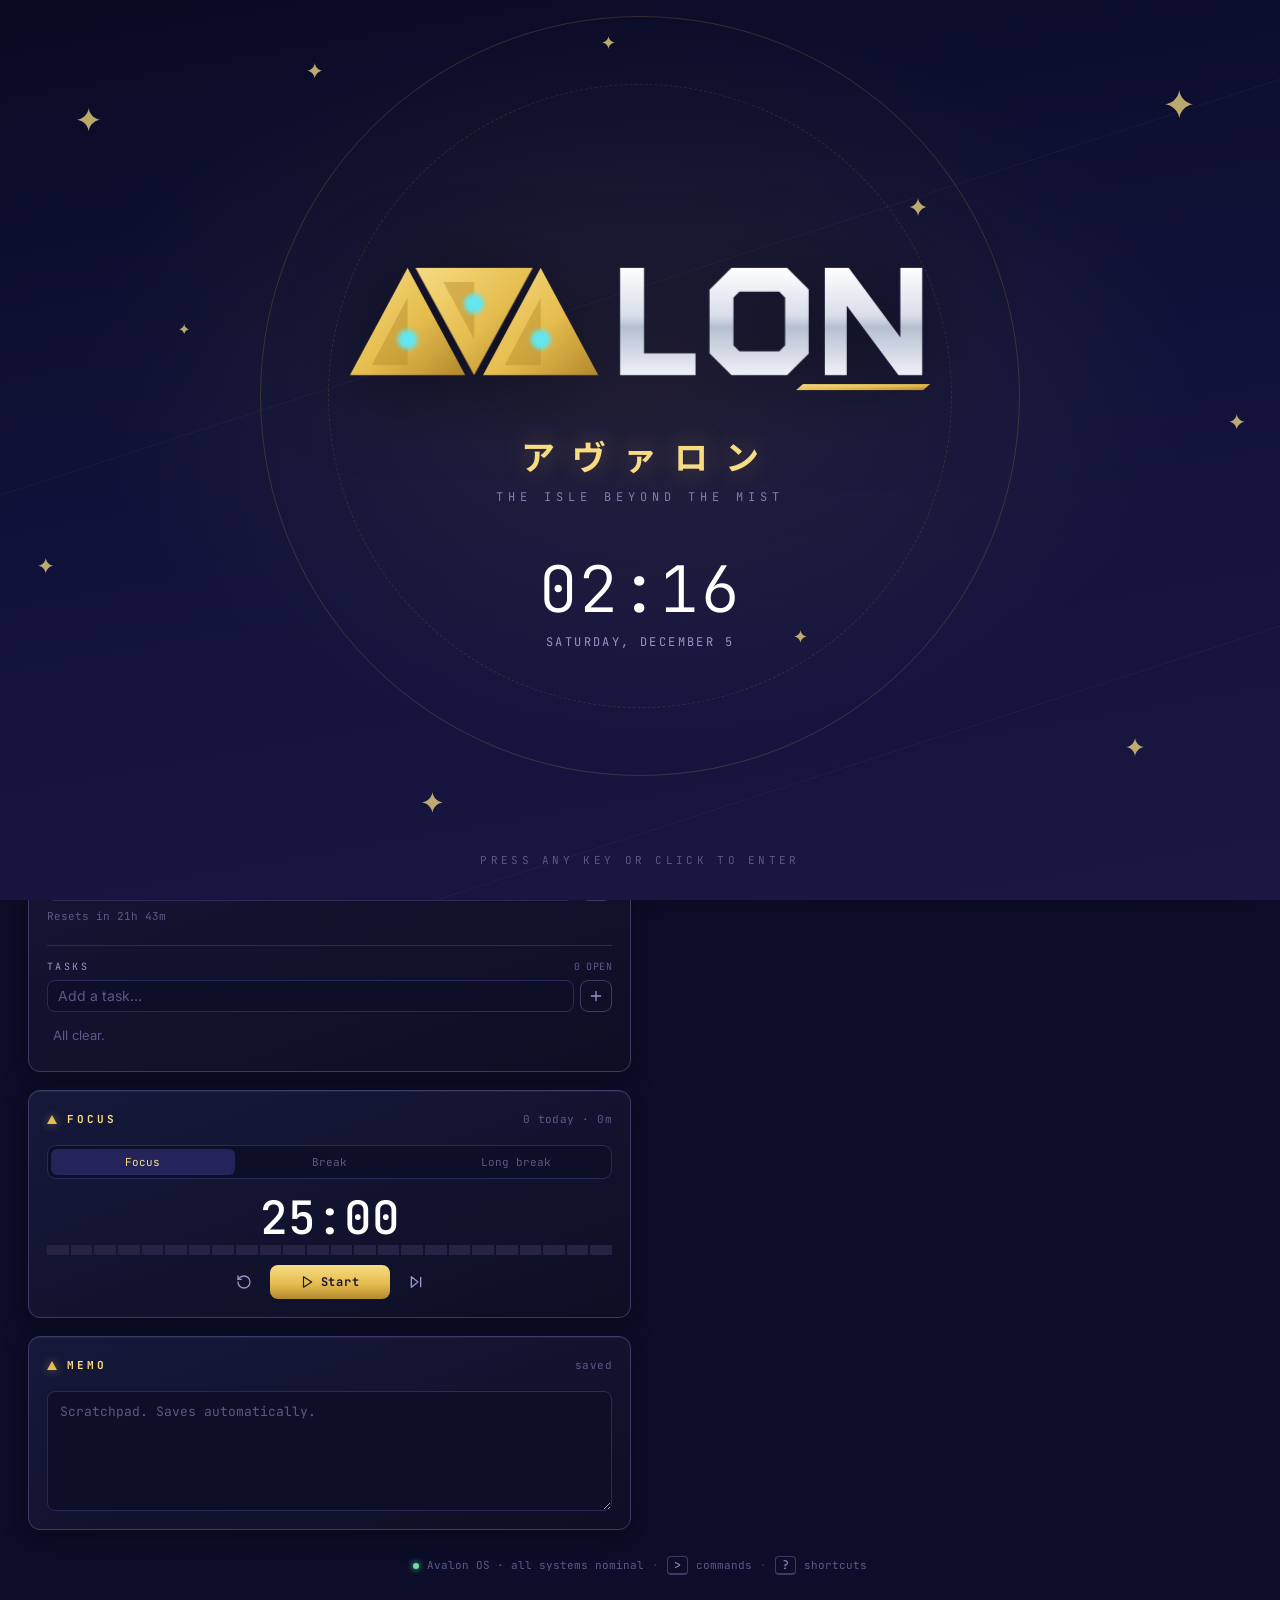
<file: index.html>
<!DOCTYPE html>
<html lang="en" data-app="home">

<head>
  <meta charset="UTF-8">
  <meta name="viewport" content="width=device-width, initial-scale=1.0">
  <meta name="color-scheme" content="dark">
  <title>Avalon</title>
  <link rel="icon"
    href="data:image/svg+xml,%3Csvg xmlns='http://www.w3.org/2000/svg' viewBox='0 0 32 32'%3E%3Cpath d='M1 28 9 6l8 22z' fill='%23e6bd4e'/%3E%3Cpath d='M10 6h12l-6 22z' fill='%23f7dc84'/%3E%3Cpath d='M15 28 23 6l8 22z' fill='%23b2892c'/%3E%3C/svg%3E">
  <link rel="preconnect" href="https://fonts.googleapis.com">
  <link rel="preconnect" href="https://fonts.gstatic.com" crossorigin>
  <link href="https://fonts.googleapis.com/css2?family=Inter:wght@400;500;600&family=JetBrains+Mono:wght@400;500;700&display=swap" rel="stylesheet">
  <!-- only the five katakana glyphs of the brand name -->
  <link href="https://fonts.googleapis.com/css2?family=Noto+Sans+JP:wght@700&text=%E3%82%A2%E3%83%B4%E3%82%A1%E3%83%AD%E3%83%B3&display=swap" rel="stylesheet">
  <link rel="stylesheet" href="style.css">
  <link rel="stylesheet" href="os/os.css">
  <!-- Arriving from another Avalon app: show the hand-over card before first paint (see os/os.js). -->
  <script>
    (function () {
      // the link may carry "#~os:<from>~cfg:<settings>~save:<payload>" (see os/os.js)
      var r = document.documentElement, app = r.dataset.app, from = null, extra = {};
      if (/^#~/.test(location.hash)) {
        location.hash.replace(/~([a-z]+):([^~]*)/g, function (_, k, v) { extra[k] = v; return ''; });
        history.replaceState(history.state, '', location.pathname + location.search);
        if ('os' in extra) from = extra.os;
        if (extra.cfg) try {
          var json = decodeURIComponent(escape(atob(extra.cfg.replace(/-/g, '+').replace(/_/g, '/'))));
          localStorage.setItem('avalon_shared_cfg', JSON.stringify({ at: Date.now(), cfg: JSON.parse(json) }));
        } catch (e) { }
      }
      window.AvalonArrival = { from: from, extra: extra };
      try {
        var n = JSON.parse(localStorage.getItem('avalon_os_nav') || 'null');
        localStorage.removeItem('avalon_os_nav');
        if (from === null && n && n.to === app && Date.now() - n.at < 6000) from = n.from || '';
      } catch (e) { }
      if (from !== null && !matchMedia('(prefers-reduced-motion: reduce)').matches) {
        r.classList.add('os-arrive'); r.dataset.osFrom = from;
        r.dataset.osLabel = { home: 'Home', search: 'Search', research: 'Research' }[app] || '';
      }
    })();
  </script>
  <!-- Hide the dashboard before first paint when the intro or lock screen is about to play (see BOOT in app.js). -->
  <script>
    (function () {
    try {
      var o = (JSON.parse(localStorage.getItem('avalon_home_v1') || '{}').settings) || {};
      var cold = o.idleStartup !== false && Date.now() - (+localStorage.getItem('avalon_alive') || 0) > 180000;
      var viaOs = document.documentElement.classList.contains('os-arrive');   // the hand-over card replaces the intro
      if (!viaOs && (location.hash === '#idle' || cold || (o.onOpen || 'intro') !== 'none')) document.documentElement.classList.add('av-boot');
    } catch (e) { }
    })();
  </script>
</head>

<body>
  <!-- ============ ICON SPRITE ============ -->
  <svg width="0" height="0" style="position:absolute" aria-hidden="true">
    <defs>
      <linearGradient id="g-gold" x1="0" y1="0" x2="1" y2="1">
        <stop offset="0" stop-color="#f7dc84" /><stop offset=".55" stop-color="#e6bd4e" /><stop offset="1" stop-color="#b2892c" />
      </linearGradient>
      <linearGradient id="g-chrome" x1="0" y1="0" x2="0" y2="1">
        <stop offset="0" stop-color="#ffffff" /><stop offset=".45" stop-color="#d9deea" /><stop offset=".55" stop-color="#b7bfd2" /><stop offset="1" stop-color="#eef1f8" />
      </linearGradient>
      <filter id="f-glow" x="-1" y="-1" width="3" height="3"><feGaussianBlur stdDeviation="2.4" /></filter>
      <symbol id="i-sparkle" viewBox="0 0 24 24"><path d="M12 0c.6 6.2 5.8 11.4 12 12-6.2.6-11.4 5.8-12 12-.6-6.2-5.8-11.4-12-12C6.2 11.4 11.4 6.2 12 0Z" fill="currentColor" stroke="none" /></symbol>
      <symbol id="i-search" viewBox="0 0 24 24"><circle cx="11" cy="11" r="8" /><path d="m21 21-4.3-4.3" /></symbol>
      <symbol id="i-sliders" viewBox="0 0 24 24"><path d="M21 4h-7M10 4H3M21 12h-9M8 12H3M21 20h-5M12 20H3M14 2v4M8 10v4M16 18v4" /></symbol>
      <symbol id="i-plus" viewBox="0 0 24 24"><path d="M5 12h14M12 5v14" /></symbol>
      <symbol id="i-x" viewBox="0 0 24 24"><path d="M18 6 6 18M6 6l12 12" /></symbol>
      <symbol id="i-pencil" viewBox="0 0 24 24"><path d="M17 3a2.85 2.83 0 1 1 4 4L7.5 20.5 2 22l1.5-5.5Z" /></symbol>
      <symbol id="i-trash" viewBox="0 0 24 24"><path d="M3 6h18M19 6v14a2 2 0 0 1-2 2H7a2 2 0 0 1-2-2V6M8 6V4a2 2 0 0 1 2-2h4a2 2 0 0 1 2 2v2" /></symbol>
      <symbol id="i-play" viewBox="0 0 24 24"><path d="M6 3 20 12 6 21Z" /></symbol>
      <symbol id="i-pause" viewBox="0 0 24 24"><path d="M7 4h3v16H7zM14 4h3v16h-3z" /></symbol>
      <symbol id="i-reset" viewBox="0 0 24 24"><path d="M3 12a9 9 0 1 0 9-9 9.75 9.75 0 0 0-6.74 2.74L3 8" /><path d="M3 3v5h5" /></symbol>
      <symbol id="i-skip" viewBox="0 0 24 24"><path d="M5 4l10 8-10 8ZM19 5v14" /></symbol>
      <symbol id="i-refresh" viewBox="0 0 24 24"><path d="M21 12a9 9 0 1 1-2.64-6.36L21 8" /><path d="M21 3v5h-5" /></symbol>
      <symbol id="i-flame" viewBox="0 0 24 24"><path d="M8.5 14.5A2.5 2.5 0 0 0 11 12c0-1.38-.5-2-1-3-1.07-2.14-.22-4.05 2-6 .5 2.5 2 4.9 4 6.5 2 1.6 3 3.5 3 5.5a7 7 0 1 1-14 0c0-1.15.43-2.29 1-3a2.5 2.5 0 0 0 2.5 2.5z" /></symbol>
      <symbol id="i-keyboard" viewBox="0 0 24 24"><rect x="2" y="4" width="20" height="16" rx="2" /><path d="M6 8h.01M10 8h.01M14 8h.01M18 8h.01M8 12h.01M12 12h.01M16 12h.01M7 16h10" /></symbol>
      <symbol id="i-globe" viewBox="0 0 24 24"><circle cx="12" cy="12" r="10" /><path d="M2 12h20M12 2a15.3 15.3 0 0 1 4 10 15.3 15.3 0 0 1-4 10 15.3 15.3 0 0 1-4-10 15.3 15.3 0 0 1 4-10z" /></symbol>
      <symbol id="i-pin" viewBox="0 0 24 24"><path d="M20 10c0 6-8 12-8 12s-8-6-8-12a8 8 0 0 1 16 0Z" /><circle cx="12" cy="10" r="3" /></symbol>
      <symbol id="i-download" viewBox="0 0 24 24"><path d="M21 15v4a2 2 0 0 1-2 2H5a2 2 0 0 1-2-2v-4M7 10l5 5 5-5M12 15V3" /></symbol>
      <symbol id="i-upload" viewBox="0 0 24 24"><path d="M21 15v4a2 2 0 0 1-2 2H5a2 2 0 0 1-2-2v-4M17 8l-5-5-5 5M12 3v12" /></symbol>
      <symbol id="i-chevron" viewBox="0 0 24 24"><path d="m6 9 6 6 6-6" /></symbol>
      <symbol id="i-clock" viewBox="0 0 24 24"><circle cx="12" cy="12" r="9" /><path d="M12 7v5l3 2" /></symbol>
      <symbol id="i-calc" viewBox="0 0 24 24"><rect x="4" y="2" width="16" height="20" rx="2" /><path d="M8 6h8M8 11h.01M12 11h.01M16 11h.01M8 15h.01M12 15h.01M16 15h.01M8 19h8" /></symbol>
      <symbol id="i-bolt" viewBox="0 0 24 24"><path d="M13 2 3 14h9l-1 8 10-12h-9z" /></symbol>
      <symbol id="i-github" viewBox="0 0 24 24"><path d="M15 22v-4a4.8 4.8 0 0 0-1-3.5c3 0 6-2 6-5.5.08-1.25-.27-2.48-1-3.5.28-1.15.28-2.35 0-3.5 0 0-1 0-3 1.5-2.64-.5-5.36-.5-8 0C6 2 5 2 5 2c-.3 1.15-.3 2.35 0 3.5A5.4 5.4 0 0 0 4 9c0 3.5 3 5.5 6 5.5-.39.49-.68 1.05-.85 1.65-.17.6-.22 1.23-.15 1.85v4M9 18c-4.51 2-5-2-7-2" /></symbol>
      <symbol id="i-star" viewBox="0 0 24 24"><path d="m12 2 3.1 6.3 6.9 1-5 4.9 1.2 6.8L12 17.8 5.8 21l1.2-6.8-5-4.9 6.9-1z" /></symbol>
      <symbol id="i-msg" viewBox="0 0 24 24"><path d="M21 15a2 2 0 0 1-2 2H7l-4 4V5a2 2 0 0 1 2-2h14a2 2 0 0 1 2 2z" /></symbol>
      <symbol id="i-sun" viewBox="0 0 24 24"><circle cx="12" cy="12" r="4" /><path d="M12 2v2M12 20v2M4.93 4.93l1.41 1.41M17.66 17.66l1.41 1.41M2 12h2M20 12h2M6.34 17.66l-1.41 1.41M19.07 4.93l-1.41 1.41" /></symbol>
      <symbol id="i-moon" viewBox="0 0 24 24"><path d="M12 3a6 6 0 0 0 9 9 9 9 0 1 1-9-9Z" /></symbol>
      <symbol id="i-research" viewBox="0 0 24 24"><path d="M14 2v4a2 2 0 0 0 2 2h4" /><path d="M4.27 21a2 2 0 0 0 1.73 1h12a2 2 0 0 0 2-2V7l-5-5H6a2 2 0 0 0-2 2v3" /><path d="m9 18-1.5-1.5" /><circle cx="5" cy="14" r="3" /></symbol>
      <symbol id="i-cloud" viewBox="0 0 24 24"><path d="M17.5 19H9a7 7 0 1 1 6.71-9h1.79a4.5 4.5 0 1 1 0 9Z" /></symbol>
      <symbol id="i-rain" viewBox="0 0 24 24"><path d="M4 14.9A7 7 0 1 1 15.71 8h1.79a4.5 4.5 0 0 1 2.5 8.24M16 14v6M8 14v6M12 16v6" /></symbol>
      <symbol id="i-snow" viewBox="0 0 24 24"><path d="M4 14.9A7 7 0 1 1 15.71 8h1.79a4.5 4.5 0 0 1 2.5 8.24M8 15h.01M8 19h.01M12 17h.01M12 21h.01M16 15h.01M16 19h.01" /></symbol>
      <symbol id="i-storm" viewBox="0 0 24 24"><path d="M6 16.33A7 7 0 1 1 15.71 8h1.79a4.5 4.5 0 0 1 .5 8.97M13 11l-3 5h4l-3 5" /></symbol>
      <symbol id="i-fog" viewBox="0 0 24 24"><path d="M4 14.9A7 7 0 1 1 15.71 8h1.79a4.5 4.5 0 0 1 2.5 8.24M16 17H7M17 21H9" /></symbol>
      <symbol id="i-offline" viewBox="0 0 24 24"><path d="m2 2 20 20M5.78 5.78A7 7 0 0 0 9 19h8.5a4.5 4.5 0 0 0 1.31-.2M21.53 16.5A4.5 4.5 0 0 0 17.5 10h-1.79A7 7 0 0 0 10 5.07" /></symbol>
    </defs>
  </svg>

  <div class="sky" aria-hidden="true"><div id="sparkles"></div></div>

  <!-- ============ SYSTEM BAR ============ -->
  <header class="osbar">
    <div class="os-left">
      <svg class="os-mark" viewBox="0 0 250 108" aria-hidden="true">
        <g fill="url(#g-gold)"><path d="M0 108 58 0l58 108z" /><path d="M66 0h118l-59 108z" /><path d="M134 108 192 0l58 108z" /></g>
        <g fill="#62e6f0"><circle cx="58" cy="72" r="7" /><circle cx="125" cy="36" r="7" /><circle cx="192" cy="72" r="7" /></g>
      </svg>
      <span class="os-name">Avalon</span><span class="os-ver">OS</span>
    </div>
    <nav class="os-apps" aria-label="Avalon apps">
      <a class="os-app on" aria-current="page" href="index.html" title="Home (G then H)"><svg class="ic" viewBox="0 0 24 24" aria-hidden="true"><path d="M3 10.5 12 3l9 7.5V20a1 1 0 0 1-1 1h-5v-6h-6v6H4a1 1 0 0 1-1-1z" /></svg><span>Home</span></a>
      <a class="os-app" href="results.html" title="Search (G then S)"><svg class="ic" viewBox="0 0 24 24" aria-hidden="true"><circle cx="11" cy="11" r="8" /><path d="m21 21-4.3-4.3" /></svg><span>Search</span></a>
      <a class="os-app" href="research.html" title="Research (G then R)"><svg class="ic" viewBox="0 0 24 24" aria-hidden="true"><path d="M14 2v4a2 2 0 0 0 2 2h4" /><path d="M4.27 21a2 2 0 0 0 1.73 1h12a2 2 0 0 0 2-2V7l-5-5H6a2 2 0 0 0-2 2v3" /><path d="m9 18-1.5-1.5" /><circle cx="5" cy="14" r="3" /></svg><span>Research</span></a>
      <a class="os-app" href="treasury.html" title="Treasury (G then T)"><svg class="ic" viewBox="0 0 24 24" aria-hidden="true"><rect x="3" y="3" width="18" height="18" rx="2" /><circle cx="12" cy="12" r="3" /><path d="m7.9 7.9 1.9 1.9M16.1 7.9l-1.9 1.9M7.9 16.1l1.9-1.9M16.1 16.1l-1.9-1.9" /></svg><span>Treasury</span></a>
    </nav>
    <div class="os-tray">
      <button class="tray" id="tray-net" title="Home network (Sentinel)"><span class="led"></span><span id="tray-net-txt">Home</span></button>
      <button class="tray" id="tray-gh" title="GitHub notifications" hidden><svg class="ic"><use href="#i-github" /></svg><span id="tray-gh-n">0</span></button>
      <button class="tray" id="tray-focus" title="Focus timer — click to pause" hidden><svg class="ic"><use href="#i-clock" /></svg><span id="tray-focus-t">25:00</span></button>
      <button id="weather" class="tray weather" title="Weather — click to refresh"><svg class="ic"><use href="#i-cloud" /></svg><span>—</span></button>
      <span class="tray-sep" aria-hidden="true"></span>
      <button class="icon-btn sm" id="btn-idle" title="Lock screen (I)"><svg class="ic"><use href="#i-moon" /></svg></button>
      <button class="icon-btn sm" id="btn-help" title="Shortcuts (?)"><svg class="ic"><use href="#i-keyboard" /></svg></button>
      <button class="icon-btn sm" id="btn-settings" title="Settings"><svg class="ic"><use href="#i-sliders" /></svg></button>
    </div>
  </header>

  <main class="shell">
    <!-- ============ HEADER: brand + clock ============ -->
    <header class="masthead">
      <div class="brand">
        <svg class="wordmark" viewBox="0 0 584 126" role="img" aria-label="Avalon">
          <g fill="url(#g-gold)">
            <path d="M0 108 58 0l58 108z" />
            <path d="M66 0h118l-59 108z" />
            <path d="M134 108 192 0l58 108z" />
          </g>
          <g fill="#b2892c" opacity=".45">
            <path d="M58 30 22 98h36z" />
            <path d="M125 72 94 14h31z" />
            <path d="M192 30 156 98h36z" />
          </g>
          <g fill="#62e6f0">
            <circle cx="58" cy="72" r="9" filter="url(#f-glow)" opacity=".8" /><circle cx="58" cy="72" r="4.5" />
            <circle cx="125" cy="36" r="9" filter="url(#f-glow)" opacity=".8" /><circle cx="125" cy="36" r="4.5" />
            <circle cx="192" cy="72" r="9" filter="url(#f-glow)" opacity=".8" /><circle cx="192" cy="72" r="4.5" />
          </g>
          <g fill="url(#g-chrome)">
            <path d="M272 0h24v86h52v22h-76z" />
            <path fill-rule="evenodd" d="M384 0h56l22 22v64l-22 22h-56l-22-22V22zM392 24h40l6 6v48l-6 6h-40l-6-6V30z" />
            <path d="M478 0h24l52 70V0h22v108h-24l-52-70v70h-22z" />
          </g>
          <path d="M456 117h128l-7 6H449z" fill="url(#g-gold)" />
        </svg>
        <p class="kana" lang="ja">アヴァロン</p>
        <p class="tagline">The isle beyond the mist</p>
      </div>

      <div class="guardian-wrap">
        <div class="sigil" aria-hidden="true"></div>
        <canvas id="guardian" width="40" height="30" title="The Avalon guardian. Click him."></canvas>
      </div>

      <div class="timewrap">
        <button class="timebox" id="timebox" title="Open calendar" aria-haspopup="true" aria-expanded="false">
          <span class="clock" id="clock">00:00</span>
          <span class="date" id="date">—</span>
        </button>
        <div class="cal-pop" id="cal-pop" hidden></div>
      </div>
    </header>

    <!-- ============ SEARCH ============ -->
    <form id="cmd" class="cmd" autocomplete="off" role="search">
      <svg class="ic cmd-ic"><use href="#i-search" /></svg>
      <input id="cmd-input" type="text" spellcheck="false" aria-label="Search" aria-controls="cmd-list"
        placeholder="Search, open a link, !bang, = math, > command">
      <button type="button" class="cmd-engine" id="engine-btn" aria-haspopup="true" aria-expanded="false" title="Choose search engines">
        <span id="engine-label">Google</span><svg class="ic"><use href="#i-chevron" /></svg>
      </button>
      <ul id="cmd-list" class="cmd-list" role="listbox" hidden></ul>
      <div class="engine-pop" id="engine-pop" hidden>
        <input type="text" id="engine-filter" placeholder="Filter engines…" spellcheck="false" autocomplete="off" aria-label="Filter engines">
        <ul class="eng-list" id="engine-rows"></ul>
        <div class="eng-mode"><span>Several engines open as</span>
          <div class="seg-tabs" id="engine-mode"><button type="button" data-mm="tabs">Tabs</button><button type="button" data-mm="avalon">Avalon page</button></div>
        </div>
        <div class="eng-foot"><span id="engine-sel"></span><button type="button" class="btn btn-sm" id="engine-done">Done</button></div>
        <p class="eng-hint">Click engines to add or remove them · <b>only</b> uses just that one</p>
      </div>
    </form>
    <div class="multi-bar" id="multi-bar" hidden></div>

    <!-- ============ LAUNCHPAD ============ -->
    <section class="launchpad" id="launchpad">
      <div id="groups" class="groups"></div>
      <div class="lp-actions">
        <button class="btn btn-sm" id="add-group" hidden><svg class="ic"><use href="#i-plus" /></svg>Group</button>
        <button class="btn btn-sm" id="toggle-edit" title="Edit links (E)"><svg class="ic"><use href="#i-pencil" /></svg><span>Edit</span></button>
      </div>
    </section>

    <!-- ============ DASHBOARD ============ -->
    <div class="grid">
      <!-- ---------- LEFT: today + focus + memo ---------- -->
      <div class="col col-left">
        <section class="panel" id="today">
          <header class="p-head">
            <h2>Today</h2>
            <span class="p-meta" id="streak" title="Days in a row with the whole routine done"><svg class="ic"><use href="#i-flame" /></svg><b>0</b></span>
          </header>

          <div class="sub-head"><span>Routine</span><span id="routine-count">0/0</span></div>
          <div class="segbar" id="routine-bar"></div>
          <ul class="tlist" id="routine-list"></ul>
          <form class="tform" id="routine-form">
            <input type="text" placeholder="Add to routine…" maxlength="120" aria-label="New routine item">
            <button class="icon-btn" title="Add"><svg class="ic"><use href="#i-plus" /></svg></button>
          </form>
          <p class="hint" id="routine-reset">Resets at midnight</p>

          <div class="sub-head mt"><span>Tasks</span><span id="task-count">0 open</span></div>
          <form class="tform" id="task-form">
            <input type="text" placeholder="Add a task…" maxlength="160" aria-label="New task">
            <button class="icon-btn" title="Add"><svg class="ic"><use href="#i-plus" /></svg></button>
          </form>
          <ul class="tlist" id="task-list"></ul>
          <details class="done-box" id="done-box">
            <summary><svg class="ic"><use href="#i-chevron" /></svg><span id="done-count">Done (0)</span><button type="button" class="link-btn" id="clear-done">Clear</button></summary>
            <ul class="tlist" id="done-list"></ul>
          </details>
        </section>

        <section class="panel" id="focus">
          <header class="p-head">
            <h2>Focus</h2>
            <span class="p-meta" id="focus-count">0 today</span>
          </header>
          <div class="seg-tabs" role="tablist">
            <button data-mode="focus" role="tab">Focus</button>
            <button data-mode="short" role="tab">Break</button>
            <button data-mode="long" role="tab">Long break</button>
          </div>
          <div class="focus-time" id="focus-time">25:00</div>
          <div class="segbar big" id="focus-bar"></div>
          <div class="focus-ctrl">
            <button class="icon-btn" id="focus-reset" title="Reset"><svg class="ic"><use href="#i-reset" /></svg></button>
            <button class="btn btn-gold" id="focus-toggle"><svg class="ic"><use href="#i-play" /></svg><span>Start</span></button>
            <button class="icon-btn" id="focus-skip" title="Skip"><svg class="ic"><use href="#i-skip" /></svg></button>
          </div>
        </section>

        <section class="panel" id="memo-panel">
          <header class="p-head"><h2>Memo</h2><span class="p-meta" id="memo-status">saved</span></header>
          <textarea id="memo" class="memo" placeholder="Scratchpad. Saves automatically."></textarea>
        </section>
      </div>

      <!-- ---------- CENTER: news ---------- -->
      <div class="col col-main">
        <section class="panel feed-panel" id="news">
          <header class="p-head">
            <h2>Tech Feed</h2>
            <div class="p-actions">
              <span class="p-meta" id="news-updated"></span>
              <button class="icon-btn sm" id="news-refresh" title="Refresh (R)"><svg class="ic"><use href="#i-refresh" /></svg></button>
            </div>
          </header>
          <div class="tabs" id="news-tabs" role="tablist"></div>
          <ol class="news" id="news-list"></ol>
        </section>
      </div>

      <!-- ---------- RIGHT: sentinel + github ---------- -->
      <div class="col col-right">
        <section class="panel" id="sentinel">
          <header class="p-head">
            <h2>Sentinel</h2>
            <div class="p-actions">
              <span class="p-meta" id="sent-sum"></span>
              <button class="icon-btn sm" id="sent-refresh" title="Check now"><svg class="ic"><use href="#i-refresh" /></svg></button>
            </div>
          </header>
          <ul class="svc-list" id="svc-list"></ul>
          <form class="svc-form" id="svc-form" autocomplete="off">
            <input name="name" placeholder="Name" maxlength="30" aria-label="Service name" required>
            <input name="url" placeholder="http://192.168.1.10:8096" aria-label="Service URL" spellcheck="false" required>
            <button class="icon-btn" title="Watch this service"><svg class="ic"><use href="#i-plus" /></svg></button>
          </form>
        </section>

        <section class="panel feed-panel" id="gh">
          <header class="p-head">
            <h2>GitHub</h2>
            <div class="p-actions">
              <span class="p-meta" id="gh-updated"></span>
              <button class="icon-btn sm" id="gh-refresh" title="Refresh"><svg class="ic"><use href="#i-refresh" /></svg></button>
            </div>
          </header>
          <div id="gh-body"></div>
        </section>
      </div>
    </div>

    <footer class="foot"><span class="dot" id="foot-dot"></span><span id="foot-txt">Avalon OS</span><span class="foot-sep">·</span><kbd>&gt;</kbd> commands<span class="foot-sep">·</span><kbd>?</kbd> shortcuts</footer>
  </main>

  <div class="toasts" id="toasts" aria-live="polite"></div>

  <!-- ============ IDLE / STARTUP SCREEN ============ -->
  <div class="idle" id="idle" hidden>
    <div class="idle-sparkles" id="idle-sparkles" aria-hidden="true"></div>
    <div class="idle-center">
      <div class="idle-sigil" aria-hidden="true"><i></i><i></i></div>
      <svg class="idle-mark" viewBox="-20 -20 624 166" role="img" aria-label="Avalon">
        <defs>
          <linearGradient id="g-sheen" x1="0" y1="0" x2="1" y2="0">
            <stop offset="0" stop-color="#fff" stop-opacity="0" /><stop offset=".5" stop-color="#fff" stop-opacity=".85" /><stop offset="1" stop-color="#fff" stop-opacity="0" />
          </linearGradient>
          <clipPath id="lon-clip">
            <path d="M272 0h24v86h52v22h-76z" />
            <path fill-rule="evenodd" clip-rule="evenodd" d="M384 0h56l22 22v64l-22 22h-56l-22-22V22zM392 24h40l6 6v48l-6 6h-40l-6-6V30z" />
            <path d="M478 0h24l52 70V0h22v108h-24l-52-70v70h-22z" />
          </clipPath>
        </defs>
        <g class="tris">
          <g class="part t1"><path fill="url(#g-gold)" d="M0 108 58 0l58 108z" /><path fill="#b2892c" opacity=".45" d="M58 30 22 98h36z" /></g>
          <g class="part t2"><path fill="url(#g-gold)" d="M66 0h118l-59 108z" /><path fill="#b2892c" opacity=".45" d="M125 72 94 14h31z" /></g>
          <g class="part t3"><path fill="url(#g-gold)" d="M134 108 192 0l58 108z" /><path fill="#b2892c" opacity=".45" d="M192 30 156 98h36z" /></g>
          <g class="dot d1"><circle class="halo" cx="58" cy="72" r="10" fill="#62e6f0" filter="url(#f-glow)" /><circle cx="58" cy="72" r="4.5" fill="#62e6f0" /></g>
          <g class="dot d2"><circle class="halo" cx="125" cy="36" r="10" fill="#62e6f0" filter="url(#f-glow)" /><circle cx="125" cy="36" r="4.5" fill="#62e6f0" /></g>
          <g class="dot d3"><circle class="halo" cx="192" cy="72" r="10" fill="#62e6f0" filter="url(#f-glow)" /><circle cx="192" cy="72" r="4.5" fill="#62e6f0" /></g>
        </g>
        <g fill="url(#g-chrome)">
          <path class="part l1" d="M272 0h24v86h52v22h-76z" />
          <path class="part l2" fill-rule="evenodd" d="M384 0h56l22 22v64l-22 22h-56l-22-22V22zM392 24h40l6 6v48l-6 6h-40l-6-6V30z" />
          <path class="part l3" d="M478 0h24l52 70V0h22v108h-24l-52-70v70h-22z" />
        </g>
        <g clip-path="url(#lon-clip)"><path class="sheen" d="M200 -10h46l-40 130h-46z" fill="url(#g-sheen)" /></g>
        <path class="part bar" d="M456 117h128l-7 6H449z" fill="url(#g-gold)" />
      </svg>
      <p class="idle-kana" lang="ja"><span>ア</span><span>ヴ</span><span>ァ</span><span>ロ</span><span>ン</span></p>
      <p class="idle-tag">The isle beyond the mist</p>
      <div class="idle-info">
        <div class="idle-clock" id="idle-clock">00:00</div>
        <p class="idle-sub" id="idle-sub"></p>
      </div>
    </div>
    <p class="idle-hint">Press any key or click to enter</p>
  </div>

  <!-- ============ LINK DIALOG ============ -->
  <dialog id="link-dlg" class="dlg">
    <form method="dialog" class="dlg-body" id="link-form">
      <header class="p-head"><h2 id="link-dlg-title">New link</h2></header>
      <label class="field"><span>Name</span><input name="name" required maxlength="40" placeholder="Jellyfin"></label>
      <label class="field"><span>URL</span><input name="url" required placeholder="http://192.168.1.10:8096"></label>
      <label class="field"><span>Group</span><select name="group"></select></label>
      <div class="dlg-actions">
        <button type="button" class="btn" data-close>Cancel</button>
        <button class="btn btn-gold">Save</button>
      </div>
    </form>
  </dialog>

  <!-- ============ SETTINGS DIALOG ============ -->
  <dialog id="settings-dlg" class="dlg dlg-wide">
    <form method="dialog" class="dlg-body" id="settings-form">
      <header class="p-head">
        <h2>Settings</h2>
        <button type="button" class="icon-btn" data-close title="Close"><svg class="ic"><use href="#i-x" /></svg></button>
      </header>
      <nav class="set-tabs" id="set-tabs">
        <button type="button" data-tab="general" class="on">General</button>
        <button type="button" data-tab="search">Search</button>
        <button type="button" data-tab="github">GitHub</button>
        <button type="button" data-tab="news">Feed</button>
        <button type="button" data-tab="data">Data</button>
      </nav>

      <div class="set-page" data-page="general">
        <div class="set-grid">
          <label class="field"><span>Your name</span><input name="name" maxlength="24" placeholder="optional"></label>
          <label class="field"><span>Clock</span><select name="clock24"><option value="1">24-hour</option><option value="0">12-hour</option></select></label>
          <div class="field span2">
            <span>Weather location</span>
            <div class="row">
              <input id="city-input" placeholder="Search a city…">
              <button type="button" class="btn" id="city-search">Find</button>
              <button type="button" class="icon-btn bordered" id="geo-btn" title="Use my location"><svg class="ic"><use href="#i-pin" /></svg></button>
            </div>
            <ul class="city-results" id="city-results"></ul>
            <small class="muted" id="loc-current"></small>
          </div>
          <label class="field"><span>Temperature</span><select name="units"><option value="C">Celsius</option><option value="F">Fahrenheit</option></select></label>
          <label class="field"><span>Focus / break / long break (min)</span>
            <div class="row"><input name="focus" type="number" min="1" max="180"><input name="short" type="number" min="1" max="60"><input name="long" type="number" min="1" max="90"></div>
          </label>
          <label class="check"><input type="checkbox" name="newTab"> Open links in a new tab</label>
          <label class="check"><input type="checkbox" name="sound"> Sounds</label>
          <label class="check"><input type="checkbox" name="effects"> Animated guardian &amp; sparkles</label>
          <label class="check"><input type="checkbox" name="notify"> Desktop notification when focus ends</label>
          <label class="field"><span>When the page opens (Home button, new tab)</span><select name="onOpen">
            <option value="intro">Play the logo intro, then show the dashboard</option>
            <option value="lock">Show the lock screen</option>
            <option value="none">Go straight to the dashboard</option>
          </select></label>
          <label class="field"><span>Lock screen after inactivity (min, 0 = off)</span><input name="idleAfter" type="number" min="0" max="240"></label>
          <label class="check span2"><input type="checkbox" name="idleStartup"> Lock screen when the browser starts</label>
          <p class="muted span2">"Browser starts" means no Avalon tab has been open for 3+ minutes. Any key or click skips the intro, and a typed letter goes into search.</p>
        </div>
      </div>

      <div class="set-page" data-page="search" hidden>
        <p class="muted">Pick the engines you search with from the badge on the right of the search bar. Bangs work at the start or end of a query —
          <code>!yt lofi</code>, <code>lofi !yt</code>, or several at once: <code>!g !d rust</code>. A bang on its own opens the site. Use <code>%s</code> where the query goes.</p>
        <div class="bang-table" id="bang-table"></div>
        <button type="button" class="btn btn-sm" id="bang-add"><svg class="ic"><use href="#i-plus" /></svg>Add bang</button>
        <label class="check mt"><input type="checkbox" name="history"> Remember recent searches</label>

        <h3 class="sub-h">Avalon Search (combined results)</h3>
        <div class="set-grid">
          <label class="field"><span>Several engines open as</span>
            <select name="multiMode"><option value="tabs">Separate tabs</option><option value="avalon">One Avalon results page</option></select></label>
          <label class="field"><span>Wikipedia language</span><input name="wikiLang" maxlength="10" placeholder="en" spellcheck="false"></label>
          <div class="field span2"><span>SearXNG URL (optional — adds Google, Bing, Brave…)</span>
            <div class="row"><input name="searxUrl" placeholder="http://192.168.1.10:8888" spellcheck="false" autocomplete="off">
              <button type="button" class="btn" id="searx-test">Test</button></div>
            <small class="muted" id="searx-result"></small>
          </div>
        </div>
        <p class="muted">Without SearXNG, results come from Marginalia, DuckDuckGo answers, Wikipedia, Stack Overflow, Hacker News, Lemmy, GitHub and npm.
          SearXNG needs <code>json</code> in <code>search.formats</code> and an <code>Access-Control-Allow-Origin</code> header (see the README).</p>
      </div>

      <div class="set-page" data-page="github" hidden>
        <label class="field"><span>GitHub username</span><input name="ghUser" placeholder="octocat" autocomplete="off" spellcheck="false"></label>
        <label class="field"><span>Personal access token (optional)</span><input name="ghToken" type="password" autocomplete="off" placeholder="ghp_…"></label>
        <p class="muted">Without a token you get public activity (60 requests/hour, cached for 10 minutes). A <b>classic</b> token with the
          <code>notifications</code> and <code>read:user</code> scopes adds your inbox, private activity and the contribution graph.
          The token is stored in this browser's local storage only and is sent only to api.github.com.</p>
      </div>

      <div class="set-page" data-page="news" hidden>
        <div class="field"><span>Sources</span>
          <div class="checks">
            <label class="check"><input type="checkbox" name="src_hn"> Hacker News</label>
            <label class="check"><input type="checkbox" name="src_show"> Show HN</label>
            <label class="check"><input type="checkbox" name="src_devto"> dev.to</label>
            <label class="check"><input type="checkbox" name="src_trending"> GitHub rising repos</label>
          </div>
        </div>
        <label class="field"><span>Interests (comma separated)</span><input name="interests" placeholder="ai, self-hosted, rust"></label>
        <p class="muted">Stories mentioning an interest are marked in gold and collected in the <b>For you</b> tab.</p>
      </div>

      <div class="set-page" data-page="data" hidden>
        <p class="muted">Everything lives in this browser's local storage. Export a backup now and then.</p>
        <div class="set-data">
          <button type="button" class="btn btn-sm" id="export-btn"><svg class="ic"><use href="#i-download" /></svg>Export</button>
          <label class="btn btn-sm"><svg class="ic"><use href="#i-upload" /></svg>Import<input type="file" id="import-input" accept="application/json" hidden></label>
          <button type="button" class="btn btn-sm" id="clear-history">Clear search history</button>
          <button type="button" class="link-btn danger" id="reset-btn">Reset everything</button>
        </div>
      </div>

      <div class="dlg-actions">
        <button type="button" class="btn" data-close>Cancel</button>
        <button class="btn btn-gold">Save</button>
      </div>
    </form>
  </dialog>

  <!-- ============ HELP DIALOG ============ -->
  <dialog id="help-dlg" class="dlg">
    <div class="dlg-body">
      <header class="p-head">
        <h2>Shortcuts</h2>
        <button type="button" class="icon-btn" data-close title="Close"><svg class="ic"><use href="#i-x" /></svg></button>
      </header>
      <dl class="keys">
        <dt><kbd>/</kbd> <kbd>Ctrl K</kbd></dt><dd>Focus search</dd>
        <dt><kbd>&gt;</kbd></dt><dd>Command palette (in the search bar)</dd>
        <dt><kbd>C</kbd></dt><dd>Calendar</dd>
        <dt><kbd>↑</kbd> <kbd>↓</kbd> <kbd>Tab</kbd></dt><dd>Pick / complete a suggestion</dd>
        <dt><kbd>Ctrl Enter</kbd></dt><dd>Open the result in a new tab</dd>
        <dt><kbd>1</kbd>–<kbd>9</kbd></dt><dd>Open link by number</dd>
        <dt><kbd>T</kbd> / <kbd>N</kbd></dt><dd>Add a task / routine item</dd>
        <dt><kbd>F</kbd></dt><dd>Start or pause focus</dd>
        <dt><kbd>M</kbd></dt><dd>Memo</dd>
        <dt><kbd>R</kbd></dt><dd>Refresh feed &amp; GitHub</dd>
        <dt><kbd>E</kbd></dt><dd>Edit links</dd>
        <dt><kbd>I</kbd></dt><dd>Lock / idle screen</dd>
      </dl>
      <h3 class="sub-h">Search</h3>
      <p class="muted">Click the engine badge to switch engines or tick several · <code>!g !d rust</code> searches both · <code>= 2^10/4</code> calculates ·
        a URL or <code>host:port</code> opens directly · typing a link name opens it.</p>
      <div class="bang-list" id="bang-list"></div>
    </div>
  </dialog>

  <script src="os/os.js"></script>
  <script src="app.js"></script>
</body>

</html>
</file>
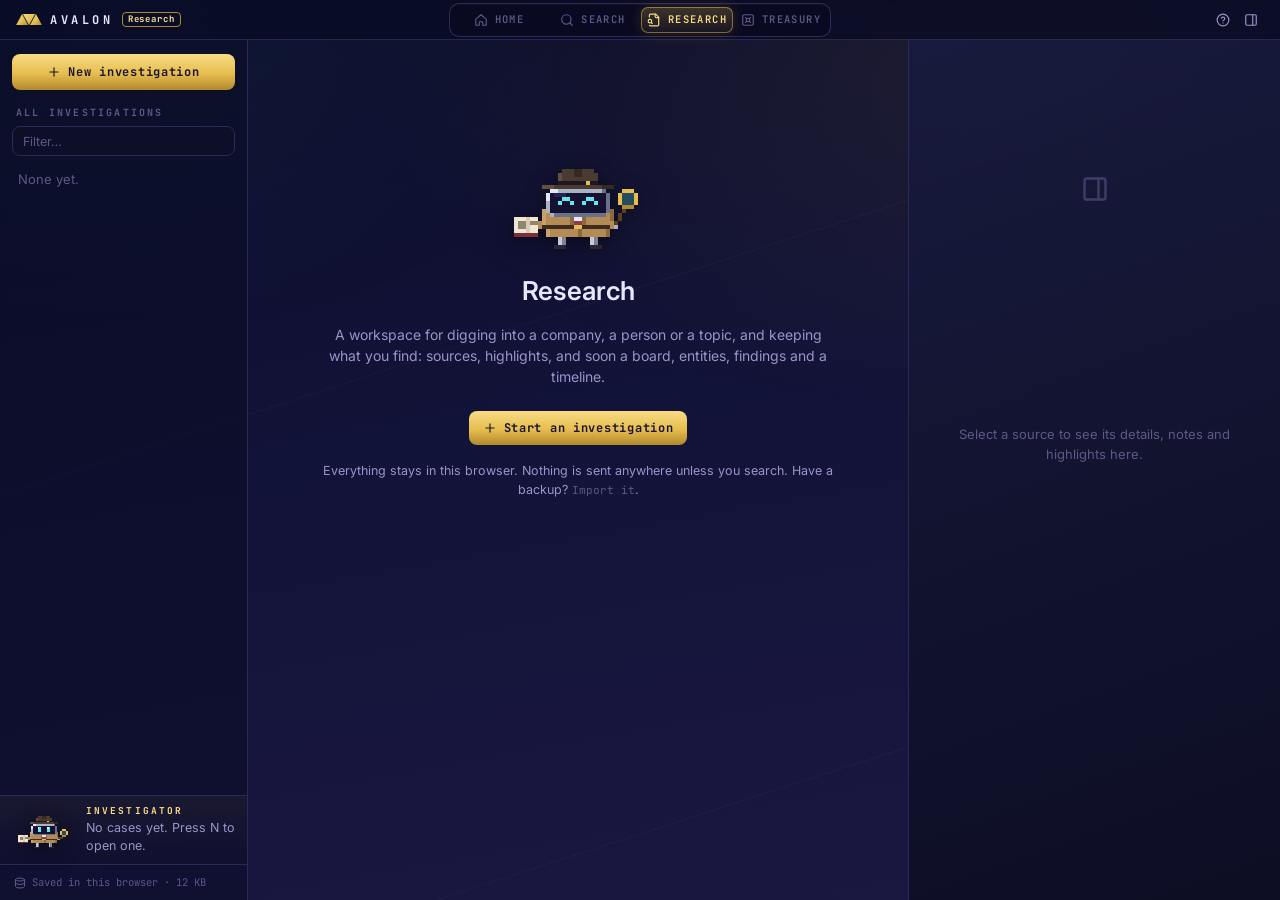
<file: research.html>
<!DOCTYPE html>
<html lang="en" data-app="research">

<head>
  <meta charset="UTF-8">
  <meta name="viewport" content="width=device-width, initial-scale=1.0">
  <meta name="color-scheme" content="dark">
  <title>Avalon Research</title>
  <link rel="icon"
    href="data:image/svg+xml,%3Csvg xmlns='http://www.w3.org/2000/svg' viewBox='0 0 32 32'%3E%3Cpath d='M1 28 9 6l8 22z' fill='%23e6bd4e'/%3E%3Cpath d='M10 6h12l-6 22z' fill='%23f7dc84'/%3E%3Cpath d='M15 28 23 6l8 22z' fill='%23b2892c'/%3E%3C/svg%3E">
  <link rel="preconnect" href="https://fonts.googleapis.com">
  <link rel="preconnect" href="https://fonts.gstatic.com" crossorigin>
  <link href="https://fonts.googleapis.com/css2?family=Inter:wght@400;500;600&family=JetBrains+Mono:wght@400;500;700&display=swap" rel="stylesheet">
  <link rel="stylesheet" href="style.css">
  <link rel="stylesheet" href="research.css">
  <link rel="stylesheet" href="os/os.css">
  <!-- Arriving from another Avalon app: show the hand-over card before first paint (see os/os.js). -->
  <script>
    (function () {
      // the link may carry "#~os:<from>~cfg:<settings>~save:<payload>" (see os/os.js)
      var r = document.documentElement, app = r.dataset.app, from = null, extra = {};
      if (/^#~/.test(location.hash)) {
        location.hash.replace(/~([a-z]+):([^~]*)/g, function (_, k, v) { extra[k] = v; return ''; });
        history.replaceState(history.state, '', location.pathname + location.search);
        if ('os' in extra) from = extra.os;
        if (extra.cfg) try {
          var json = decodeURIComponent(escape(atob(extra.cfg.replace(/-/g, '+').replace(/_/g, '/'))));
          localStorage.setItem('avalon_shared_cfg', JSON.stringify({ at: Date.now(), cfg: JSON.parse(json) }));
        } catch (e) { }
      }
      window.AvalonArrival = { from: from, extra: extra };
      try {
        var n = JSON.parse(localStorage.getItem('avalon_os_nav') || 'null');
        localStorage.removeItem('avalon_os_nav');
        if (from === null && n && n.to === app && Date.now() - n.at < 6000) from = n.from || '';
      } catch (e) { }
      if (from !== null && !matchMedia('(prefers-reduced-motion: reduce)').matches) {
        r.classList.add('os-arrive'); r.dataset.osFrom = from;
        r.dataset.osLabel = { home: 'Home', search: 'Search', research: 'Research' }[app] || '';
      }
    })();
  </script>
</head>

<body class="rx-page">
  <!-- ============ ICON SPRITE ============ -->
  <svg width="0" height="0" style="position:absolute" aria-hidden="true">
    <defs>
      <linearGradient id="g-gold" x1="0" y1="0" x2="1" y2="1">
        <stop offset="0" stop-color="#f7dc84" /><stop offset=".55" stop-color="#e6bd4e" /><stop offset="1" stop-color="#b2892c" />
      </linearGradient>
      <symbol id="i-search" viewBox="0 0 24 24"><circle cx="11" cy="11" r="8" /><path d="m21 21-4.3-4.3" /></symbol>
      <symbol id="i-home" viewBox="0 0 24 24"><path d="M3 10.5 12 3l9 7.5V20a1 1 0 0 1-1 1h-5v-6h-6v6H4a1 1 0 0 1-1-1z" /></symbol>
      <symbol id="i-layers" viewBox="0 0 24 24"><path d="m12 2 10 5-10 5L2 7z" /><path d="m2 17 10 5 10-5M2 12l10 5 10-5" /></symbol>
      <symbol id="i-plus" viewBox="0 0 24 24"><path d="M5 12h14M12 5v14" /></symbol>
      <symbol id="i-x" viewBox="0 0 24 24"><path d="M18 6 6 18M6 6l12 12" /></symbol>
      <symbol id="i-trash" viewBox="0 0 24 24"><path d="M3 6h18M19 6v14a2 2 0 0 1-2 2H7a2 2 0 0 1-2-2V6M8 6V4a2 2 0 0 1 2-2h4a2 2 0 0 1 2 2v2" /></symbol>
      <symbol id="i-external" viewBox="0 0 24 24"><path d="M15 3h6v6M10 14 21 3M18 13v6a2 2 0 0 1-2 2H5a2 2 0 0 1-2-2V8a2 2 0 0 1 2-2h6" /></symbol>
      <symbol id="i-link" viewBox="0 0 24 24"><path d="M10 13a5 5 0 0 0 7.54.54l3-3a5 5 0 0 0-7.07-7.07l-1.72 1.71" /><path d="M14 11a5 5 0 0 0-7.54-.54l-3 3a5 5 0 0 0 7.07 7.07l1.71-1.71" /></symbol>
      <symbol id="i-file" viewBox="0 0 24 24"><path d="M14.5 2H6a2 2 0 0 0-2 2v16a2 2 0 0 0 2 2h12a2 2 0 0 0 2-2V7.5z" /><path d="M14 2v6h6" /></symbol>
      <symbol id="i-upload" viewBox="0 0 24 24"><path d="M21 15v4a2 2 0 0 1-2 2H5a2 2 0 0 1-2-2v-4M17 8l-5-5-5 5M12 3v12" /></symbol>
      <symbol id="i-text" viewBox="0 0 24 24"><path d="M17 6H3M21 12H3M15 18H3" /></symbol>
      <symbol id="i-image" viewBox="0 0 24 24"><rect x="3" y="3" width="18" height="18" rx="2" /><circle cx="9" cy="9" r="2" /><path d="m21 15-3.09-3.09a2 2 0 0 0-2.82 0L6 21" /></symbol>
      <symbol id="i-download" viewBox="0 0 24 24"><path d="M21 15v4a2 2 0 0 1-2 2H5a2 2 0 0 1-2-2v-4M7 10l5 5 5-5M12 15V3" /></symbol>
      <symbol id="i-copy" viewBox="0 0 24 24"><rect x="9" y="9" width="13" height="13" rx="2" /><path d="M5 15H4a2 2 0 0 1-2-2V4a2 2 0 0 1 2-2h9a2 2 0 0 1 2 2v1" /></symbol>
      <symbol id="i-building" viewBox="0 0 24 24"><rect x="4" y="2" width="16" height="20" rx="2" /><path d="M9 22v-4h6v4M8 6h.01M12 6h.01M16 6h.01M8 10h.01M12 10h.01M16 10h.01M8 14h.01M12 14h.01M16 14h.01" /></symbol>
      <symbol id="i-user" viewBox="0 0 24 24"><circle cx="12" cy="8" r="5" /><path d="M20 21a8 8 0 0 0-16 0" /></symbol>
      <symbol id="i-book" viewBox="0 0 24 24"><path d="M4 19.5v-15A2.5 2.5 0 0 1 6.5 2H20v20H6.5a2.5 2.5 0 0 1 0-5H20" /></symbol>
      <symbol id="i-shapes" viewBox="0 0 24 24"><path d="M8.3 10a.7.7 0 0 1-.63-1.08L11.4 3a.7.7 0 0 1 1.2-.04l3.7 5.94a.7.7 0 0 1-.57 1.1z" /><rect x="3" y="14" width="7" height="7" rx="1" /><circle cx="17.5" cy="17.5" r="3.5" /></symbol>
      <symbol id="i-layout" viewBox="0 0 24 24"><rect x="3" y="3" width="18" height="18" rx="2" /><path d="M3 9h18M9 21V9" /></symbol>
      <symbol id="i-board" viewBox="0 0 24 24"><circle cx="18" cy="5" r="3" /><circle cx="6" cy="12" r="3" /><circle cx="18" cy="19" r="3" /><path d="m8.59 13.51 6.83 3.98M15.41 6.51l-6.82 3.98" /></symbol>
      <symbol id="i-users" viewBox="0 0 24 24"><path d="M16 21v-2a4 4 0 0 0-4-4H6a4 4 0 0 0-4 4v2" /><circle cx="9" cy="7" r="4" /><path d="M22 21v-2a4 4 0 0 0-3-3.87M16 3.13a4 4 0 0 1 0 7.75" /></symbol>
      <symbol id="i-pen" viewBox="0 0 24 24"><path d="M12 20h9" /><path d="M16.5 3.5a2.12 2.12 0 0 1 3 3L7 19l-4 1 1-4z" /></symbol>
      <symbol id="i-check" viewBox="0 0 24 24"><path d="M22 11.08V12a10 10 0 1 1-5.93-9.14" /><path d="m9 11 3 3L22 4" /></symbol>
      <symbol id="i-timeline" viewBox="0 0 24 24"><circle cx="12" cy="12" r="3" /><path d="M3 12h6M15 12h6M12 3v3M12 18v3" /></symbol>
      <symbol id="i-list" viewBox="0 0 24 24"><path d="m3 17 2 2 4-4M3 7l2 2 4-4M13 6h8M13 12h8M13 18h8" /></symbol>
      <symbol id="i-newspaper" viewBox="0 0 24 24"><path d="M4 22h16a2 2 0 0 0 2-2V4a2 2 0 0 0-2-2H8a2 2 0 0 0-2 2v16a2 2 0 0 1-2 2zm0 0a2 2 0 0 1-2-2v-9c0-1.1.9-2 2-2h2" /><path d="M18 14h-8M15 18h-5M10 6h8v4h-8z" /></symbol>
      <symbol id="i-globe" viewBox="0 0 24 24"><circle cx="12" cy="12" r="10" /><path d="M2 12h20M12 2a15.3 15.3 0 0 1 4 10 15.3 15.3 0 0 1-4 10 15.3 15.3 0 0 1-4-10 15.3 15.3 0 0 1 4-10z" /></symbol>
      <symbol id="i-message" viewBox="0 0 24 24"><path d="M21 15a2 2 0 0 1-2 2H7l-4 4V5a2 2 0 0 1 2-2h14a2 2 0 0 1 2 2z" /></symbol>
      <symbol id="i-landmark" viewBox="0 0 24 24"><path d="M3 22h18M6 18v-7M10 18v-7M14 18v-7M18 18v-7M12 2l8 5H4z" /></symbol>
      <symbol id="i-video" viewBox="0 0 24 24"><path d="m22 8-6 4 6 4z" /><rect x="2" y="6" width="14" height="12" rx="2" /></symbol>
      <symbol id="i-panel-right" viewBox="0 0 24 24"><rect x="3" y="3" width="18" height="18" rx="2" /><path d="M15 3v18" /></symbol>
      <symbol id="i-menu" viewBox="0 0 24 24"><path d="M4 6h16M4 12h16M4 18h16" /></symbol>
      <symbol id="i-edit" viewBox="0 0 24 24"><path d="M17 3a2.85 2.83 0 1 1 4 4L7.5 20.5 2 22l1.5-5.5z" /></symbol>
      <symbol id="i-quote" viewBox="0 0 24 24"><path d="M3 21c3 0 7-1 7-8V5c0-1.25-.76-2-2-2H4c-1.25 0-2 .75-2 1.97V11c0 1.25.75 2 2 2 1 0 1 0 1 1v1c0 1-1 2-2 2s-1 0-1 1.03V20c0 1 0 1 1 1z" /><path d="M15 21c3 0 7-1 7-8V5c0-1.25-.76-2-2-2h-4c-1.25 0-2 .75-2 1.97V11c0 1.25.75 2 2 2h.75c0 2.25.25 4-2.75 4v3c0 1 0 1 1 1z" /></symbol>
      <symbol id="i-help" viewBox="0 0 24 24"><circle cx="12" cy="12" r="10" /><path d="M9.09 9a3 3 0 0 1 5.83 1c0 2-3 3-3 3M12 17h.01" /></symbol>
      <symbol id="i-alert" viewBox="0 0 24 24"><path d="m21.73 18-8-14a2 2 0 0 0-3.48 0l-8 14A2 2 0 0 0 4 21h16a2 2 0 0 0 1.73-3z" /><path d="M12 9v4M12 17h.01" /></symbol>
      <symbol id="i-research" viewBox="0 0 24 24"><path d="M14 2v4a2 2 0 0 0 2 2h4" /><path d="M4.27 21a2 2 0 0 0 1.73 1h12a2 2 0 0 0 2-2V7l-5-5H6a2 2 0 0 0-2 2v3" /><path d="m9 18-1.5-1.5" /><circle cx="5" cy="14" r="3" /></symbol>
      <symbol id="i-pin" viewBox="0 0 24 24"><path d="M20 10c0 6-8 12-8 12s-8-6-8-12a8 8 0 0 1 16 0z" /><circle cx="12" cy="10" r="3" /></symbol>
      <symbol id="i-calendar" viewBox="0 0 24 24"><rect x="3" y="4" width="18" height="18" rx="2" /><path d="M16 2v4M8 2v4M3 10h18" /></symbol>
      <symbol id="i-frame" viewBox="0 0 24 24"><path d="M22 6H2M22 18H2M6 2v20M18 2v20" /></symbol>
      <symbol id="i-undo" viewBox="0 0 24 24"><path d="M3 7v6h6" /><path d="M21 17a9 9 0 0 0-9-9 9 9 0 0 0-6 2.3L3 13" /></symbol>
      <symbol id="i-redo" viewBox="0 0 24 24"><path d="M21 7v6h-6" /><path d="M3 17a9 9 0 0 1 9-9 9 9 0 0 1 6 2.3L21 13" /></symbol>
      <symbol id="i-fit" viewBox="0 0 24 24"><path d="M8 3H5a2 2 0 0 0-2 2v3M21 8V5a2 2 0 0 0-2-2h-3M3 16v3a2 2 0 0 0 2 2h3M16 21h3a2 2 0 0 0 2-2v-3" /></symbol>
      <symbol id="i-minus" viewBox="0 0 24 24"><path d="M5 12h14" /></symbol>
      <symbol id="i-sticky" viewBox="0 0 24 24"><path d="M15.5 3H5a2 2 0 0 0-2 2v14a2 2 0 0 0 2 2h14a2 2 0 0 0 2-2V8.5z" /><path d="M15 3v6h6" /></symbol>
      <symbol id="i-database" viewBox="0 0 24 24"><ellipse cx="12" cy="5" rx="9" ry="3" /><path d="M3 5v14a9 3 0 0 0 18 0V5M3 12a9 3 0 0 0 18 0" /></symbol>
    </defs>
  </svg>

  <div class="sky" aria-hidden="true"></div>

  <!-- ============ SYSTEM BAR ============ -->
  <header class="osbar">
    <div class="os-left">
      <button class="icon-btn sm rx-menu" id="rx-menu" title="Investigations ([)" aria-label="Show investigations"><svg class="ic"><use href="#i-menu" /></svg></button>
      <a class="rx-brand" href="index.html" title="Back to Avalon home">
        <svg class="os-mark" viewBox="0 0 250 108" aria-hidden="true">
          <g fill="url(#g-gold)"><path d="M0 108 58 0l58 108z" /><path d="M66 0h118l-59 108z" /><path d="M134 108 192 0l58 108z" /></g>
          <g fill="#62e6f0"><circle cx="58" cy="72" r="7" /><circle cx="125" cy="36" r="7" /><circle cx="192" cy="72" r="7" /></g>
        </svg>
        <span class="os-name">Avalon</span>
      </a>
      <span class="os-ver">Research</span>
    </div>
    <nav class="os-apps" aria-label="Avalon apps">
      <a class="os-app" href="index.html" title="Home (G then H)"><svg class="ic" viewBox="0 0 24 24" aria-hidden="true"><path d="M3 10.5 12 3l9 7.5V20a1 1 0 0 1-1 1h-5v-6h-6v6H4a1 1 0 0 1-1-1z" /></svg><span>Home</span></a>
      <a class="os-app" href="results.html" title="Search (G then S)"><svg class="ic" viewBox="0 0 24 24" aria-hidden="true"><circle cx="11" cy="11" r="8" /><path d="m21 21-4.3-4.3" /></svg><span>Search</span></a>
      <a class="os-app on" aria-current="page" href="research.html" title="Research (G then R)"><svg class="ic" viewBox="0 0 24 24" aria-hidden="true"><path d="M14 2v4a2 2 0 0 0 2 2h4" /><path d="M4.27 21a2 2 0 0 0 1.73 1h12a2 2 0 0 0 2-2V7l-5-5H6a2 2 0 0 0-2 2v3" /><path d="m9 18-1.5-1.5" /><circle cx="5" cy="14" r="3" /></svg><span>Research</span></a>
      <a class="os-app" href="treasury.html" title="Treasury (G then T)"><svg class="ic" viewBox="0 0 24 24" aria-hidden="true"><rect x="3" y="3" width="18" height="18" rx="2" /><circle cx="12" cy="12" r="3" /><path d="m7.9 7.9 1.9 1.9M16.1 7.9l-1.9 1.9M7.9 16.1l1.9-1.9M16.1 16.1l-1.9-1.9" /></svg><span>Treasury</span></a>
    </nav>
    <div class="os-tray">
      <button class="icon-btn sm" id="rx-help-btn" title="Shortcuts (?)" aria-label="Shortcuts"><svg class="ic"><use href="#i-help" /></svg></button>
      <button class="icon-btn sm" id="rx-panel-btn" title="Details panel (])" aria-label="Toggle details panel"><svg class="ic"><use href="#i-panel-right" /></svg></button>
    </div>
  </header>

  <!-- ============ WORKSPACE ============ -->
  <div class="rx" id="rx">
    <aside class="rx-side" id="rx-side" aria-label="Investigations">
      <div class="rx-side-scroll">
        <button class="btn btn-gold rx-new" id="rx-new"><svg class="ic"><use href="#i-plus" /></svg>New investigation</button>
        <div id="rx-current"></div>
        <div class="rx-side-h"><a href="#/">All investigations</a><span id="rx-count"></span></div>
        <input class="rx-side-filter" id="rx-side-filter" type="search" placeholder="Filter…" aria-label="Filter investigations">
        <ul class="rx-inv-list" id="rx-inv-list"></ul>
      </div>
      <div class="rx-agent" id="rx-agent"></div>
      <div class="rx-side-foot" id="rx-foot"></div>
      <div class="rx-resize" data-resize="side" aria-hidden="true"></div>
    </aside>

    <main class="rx-main" id="rx-main" tabindex="-1"></main>

    <aside class="rx-panel" id="rx-panel" aria-label="Details">
      <div class="rx-resize" data-resize="panel" aria-hidden="true"></div>
      <div class="rx-panel-body" id="rx-panel-body"></div>
    </aside>
  </div>
  <div class="rx-scrim" id="rx-scrim" hidden></div>

  <div class="toasts" id="toasts" aria-live="polite"></div>

  <!-- ============ INVESTIGATION DIALOG ============ -->
  <dialog id="inv-dlg" class="dlg dlg-wide">
    <form method="dialog" class="dlg-body" id="inv-form">
      <header class="p-head"><h2 id="inv-dlg-title">New investigation</h2></header>
      <div class="set-grid">
        <label class="field span2"><span>Title</span><input name="title" required maxlength="140" placeholder="Galp Energia · Ada Lovelace · Solid-state batteries"></label>
        <label class="field"><span>Type</span><select name="type"></select></label>
        <label class="field"><span>Status</span><select name="status"></select></label>
        <label class="field span2"><span>Description</span><textarea name="description" rows="3" maxlength="4000" placeholder="What are you trying to find out?"></textarea></label>
        <label class="field span2"><span>Tags (comma separated)</span><input name="tags" list="rx-tag-list" placeholder="energy, portugal, due diligence"></label>
      </div>
      <datalist id="rx-tag-list"></datalist>
      <div class="dlg-actions">
        <button type="button" class="btn" data-close>Cancel</button>
        <button class="btn btn-gold">Save</button>
      </div>
    </form>
  </dialog>

  <!-- ============ ADD SOURCE DIALOG ============ -->
  <dialog id="src-dlg" class="dlg dlg-wide">
    <form method="dialog" class="dlg-body" id="src-form" novalidate>
      <header class="p-head"><h2>Add source</h2></header>
      <div class="seg-tabs rx-kinds" id="src-kinds" role="tablist">
        <button type="button" data-k="url" class="on"><svg class="ic"><use href="#i-link" /></svg>Link</button>
        <button type="button" data-k="file"><svg class="ic"><use href="#i-upload" /></svg>File</button>
        <button type="button" data-k="text"><svg class="ic"><use href="#i-text" /></svg>Text</button>
      </div>
      <div data-for="url">
        <label class="field"><span>URL</span><input name="url" type="text" inputmode="url" spellcheck="false" placeholder="https://…"></label>
        <div class="rx-dup" id="src-dup" hidden></div>
      </div>
      <div data-for="file" hidden>
        <label class="rx-drop" id="src-drop">
          <input type="file" name="file" accept="application/pdf,image/*" hidden>
          <svg class="ic"><use href="#i-upload" /></svg>
          <span id="src-file-txt">Choose a PDF or image, or drop it here</span>
        </label>
      </div>
      <div data-for="text" hidden>
        <label class="field"><span>Text</span><textarea name="text" rows="6" placeholder="Paste or type the text: an email, a transcript, something you were told…"></textarea></label>
      </div>
      <div class="set-grid">
        <label class="field span2"><span>Title</span><input name="title" maxlength="300" placeholder="Filled in from the link or file if left empty"></label>
        <label class="field"><span>Type</span><select name="type"></select></label>
        <label class="field"><span>Reliability</span><select name="reliability"></select></label>
        <label class="field"><span>Author</span><input name="author" placeholder="Surname, A."></label>
        <label class="field"><span>Publisher / site</span><input name="publisher" placeholder="Reuters"></label>
        <label class="field"><span>Published</span><input name="publishedAt" placeholder="2024, 2024-03 or 2024-03-15"></label>
        <label class="field"><span>Accessed</span><input name="accessedAt" type="date"></label>
        <label class="field span2"><span>Notes</span><textarea name="notes" rows="2" placeholder="Why it matters, what to check…"></textarea></label>
      </div>
      <p class="rx-form-err" id="src-err" hidden></p>
      <div class="dlg-actions">
        <button type="button" class="btn" data-close>Cancel</button>
        <button class="btn btn-gold" id="src-save">Save source</button>
      </div>
    </form>
  </dialog>

  <!-- ============ CITATIONS DIALOG ============ -->
  <dialog id="cite-dlg" class="dlg dlg-wide">
    <div class="dlg-body">
      <header class="p-head"><h2>Export citations</h2><span class="p-meta" id="cite-count"></span></header>
      <div class="seg-tabs rx-kinds" id="cite-fmt">
        <button type="button" data-f="md" class="on">Markdown</button>
        <button type="button" data-f="apa">APA 7</button>
        <button type="button" data-f="mla">MLA 9</button>
      </div>
      <label class="check mt"><input type="checkbox" id="cite-filtered"> Only the sources the current filters show</label>
      <textarea class="rx-cite-out" id="cite-out" readonly rows="14" aria-label="Citations"></textarea>
      <p class="muted">Authors are used exactly as typed, so write them as "Surname, A." for strict APA and MLA. Titles in <code>*asterisks*</code> are italic (Markdown).</p>
      <div class="dlg-actions">
        <button type="button" class="btn" data-close>Close</button>
        <button type="button" class="btn" id="cite-copy"><svg class="ic"><use href="#i-copy" /></svg>Copy</button>
        <button type="button" class="btn btn-gold" id="cite-dl"><svg class="ic"><use href="#i-download" /></svg>Download</button>
      </div>
    </div>
  </dialog>

  <!-- ============ SAVE A RESULT FROM AVALON SEARCH ============ -->
  <dialog id="save-dlg" class="dlg dlg-wide">
    <form method="dialog" class="dlg-body" id="save-form">
      <header class="p-head"><h2>File a lead from Search</h2><span class="p-meta">Avalon Search → Research</span></header>
      <div class="rx-incoming" id="save-preview"></div>
      <label class="field"><span>Investigation</span><select name="inv"></select></label>
      <label class="field" id="save-new-wrap" hidden><span>New investigation title</span><input name="newTitle" maxlength="140"></label>
      <label class="field"><span>Source title</span><input name="title" maxlength="300"></label>
      <div class="dlg-actions">
        <button type="button" class="btn" data-close>Cancel</button>
        <button class="btn btn-gold">Save source</button>
      </div>
    </form>
    <div class="dlg-body rx-saved" id="save-done" hidden>
      <header class="p-head"><h2>Filed</h2></header>
      <p id="save-done-text"></p>
      <div class="dlg-actions">
        <button type="button" class="btn" id="save-stay">Stay in Research</button>
        <button type="button" class="btn btn-gold" id="save-back">Back to the results</button>
      </div>
    </div>
  </dialog>

  <!-- ============ EXPORT ============ -->
  <dialog id="exp-dlg" class="dlg dlg-wide">
    <div class="dlg-body">
      <header class="p-head"><h2 id="exp-title">Export</h2></header>
      <ul class="exp-list">
        <li><span class="exp-ic"><svg class="ic"><use href="#i-file" /></svg></span>
          <div><b>Report</b><small>Summary, findings, timeline, entities and their facts, open questions, notes, and a numbered source list that findings and facts cite as [n].</small></div>
          <div class="exp-acts"><button type="button" class="btn btn-sm" data-exp="copy">Copy</button><button type="button" class="btn btn-sm" data-exp="md">Markdown</button><button type="button" class="btn btn-sm btn-gold" data-exp="pdf">PDF</button></div></li>
        <li><span class="exp-ic"><svg class="ic"><use href="#i-database" /></svg></span>
          <div><b>Backup</b><small>Everything in this investigation as JSON, to keep or to import into another browser (Import, on the investigations page).</small>
            <label class="check mt"><input type="checkbox" id="exp-files"> Include uploaded files <span id="exp-files-n"></span></label></div>
          <div class="exp-acts"><button type="button" class="btn btn-sm" data-exp="json">JSON</button></div></li>
        <li><span class="exp-ic"><svg class="ic"><use href="#i-board" /></svg></span>
          <div><b>Board</b><small>The whole board as a PNG image.</small></div>
          <div class="exp-acts"><button type="button" class="btn btn-sm" data-exp="png" id="exp-png">PNG</button></div></li>
        <li><span class="exp-ic"><svg class="ic"><use href="#i-quote" /></svg></span>
          <div><b>Citations</b><small>The source list in Markdown, APA 7 or MLA 9.</small></div>
          <div class="exp-acts"><button type="button" class="btn btn-sm" data-exp="cite">Open</button></div></li>
      </ul>
      <p class="muted">PDF opens the print dialog: choose “Save to PDF” as the printer.</p>
      <div class="dlg-actions"><button type="button" class="btn" data-close>Close</button></div>
    </div>
  </dialog>

  <!-- ============ PICK FROM A LIST ============ -->
  <dialog id="pick-dlg" class="dlg">
    <div class="dlg-body">
      <header class="p-head"><h2 id="pick-title">Pick one</h2></header>
      <input class="rx-side-filter" id="pick-filter" type="search" placeholder="Filter…" aria-label="Filter">
      <ul class="rx-links pick-list" id="pick-list"></ul>
      <div class="dlg-actions"><button type="button" class="btn" data-close>Cancel</button></div>
    </div>
  </dialog>

  <!-- ============ CONFIRM DIALOG ============ -->
  <dialog id="ask-dlg" class="dlg">
    <form method="dialog" class="dlg-body">
      <header class="p-head"><h2 id="ask-title">Are you sure?</h2></header>
      <p class="muted" id="ask-text"></p>
      <div class="dlg-actions">
        <button class="btn" value="cancel">Cancel</button>
        <button class="btn btn-danger" id="ask-ok" value="ok">Delete</button>
      </div>
    </form>
  </dialog>

  <!-- ============ SHORTCUTS ============ -->
  <dialog id="help-dlg" class="dlg">
    <div class="dlg-body">
      <header class="p-head"><h2>Research shortcuts</h2></header>
      <dl class="keys">
        <dt><kbd>N</kbd></dt><dd>New investigation (new note on the Notes page)</dd>
        <dt><kbd>Shift</kbd> <kbd>N</kbd></dt><dd>New note, from anywhere in an investigation</dd>
        <dt><kbd>X</kbd></dt><dd>Export: report, PDF, backup, board</dd>
        <dt><kbd>A</kbd></dt><dd>Add a source</dd>
        <dt><kbd>/</kbd></dt><dd>Filter the current list</dd>
        <dt><kbd>J</kbd> <kbd>K</kbd></dt><dd>Next / previous source or result</dd>
        <dt><kbd>S</kbd> / <kbd>O</kbd></dt><dd>Save / open the selected search result</dd>
        <dt><kbd>Alt</kbd> <kbd>1</kbd>–<kbd>9</kbd></dt><dd>Switch section</dd>
        <dt><kbd>H</kbd></dt><dd>All investigations</dd>
        <dt><kbd>[</kbd> <kbd>]</kbd></dt><dd>Toggle sidebar / details panel</dd>
        <dt><kbd>Esc</kbd></dt><dd>Close the details panel</dd>
        <dt class="keys-h">On the board</dt><dd></dd>
        <dt><kbd>N</kbd> / <kbd>E</kbd></dt><dd>Sticky note / entity</dd>
        <dt><kbd>C</kbd></dt><dd>Connect the two selected cards</dd>
        <dt><kbd>Del</kbd></dt><dd>Delete the selection</dd>
        <dt><kbd>Ctrl</kbd> <kbd>Z</kbd> / <kbd>Y</kbd></dt><dd>Undo / redo</dd>
        <dt><kbd>F</kbd> / <kbd>0</kbd></dt><dd>Fit everything / 100%</dd>
        <dt>Drag · Shift-drag · Wheel</dt><dd>Pan · select an area · zoom</dd>
      </dl>
      <div class="dlg-actions"><button type="button" class="btn" data-close>Close</button></div>
    </div>
  </dialog>

  <script src="os/os.js"></script>
  <script src="os/investigator.js"></script>
  <script src="search-core.js"></script>
  <script src="research/util.js"></script>
  <script src="research/db.js"></script>
  <script src="research/store.js"></script>
  <script src="research/views/home.js"></script>
  <script src="research/views/overview.js"></script>
  <script src="research/views/sources.js"></script>
  <script src="research/views/search.js"></script>
  <script src="research/views/board.js"></script>
  <script src="research/entity-panel.js"></script>
  <script src="research/markdown.js"></script>
  <script src="research/views/entities.js"></script>
  <script src="research/views/notes.js"></script>
  <script src="research/views/findings.js"></script>
  <script src="research/views/timeline.js"></script>
  <script src="research/views/tasks.js"></script>
  <script src="research/export.js"></script>
  <script src="research/cite.js"></script>
  <script src="research/incoming.js"></script>
  <script src="research/app.js"></script>
</body>

</html>
</file>
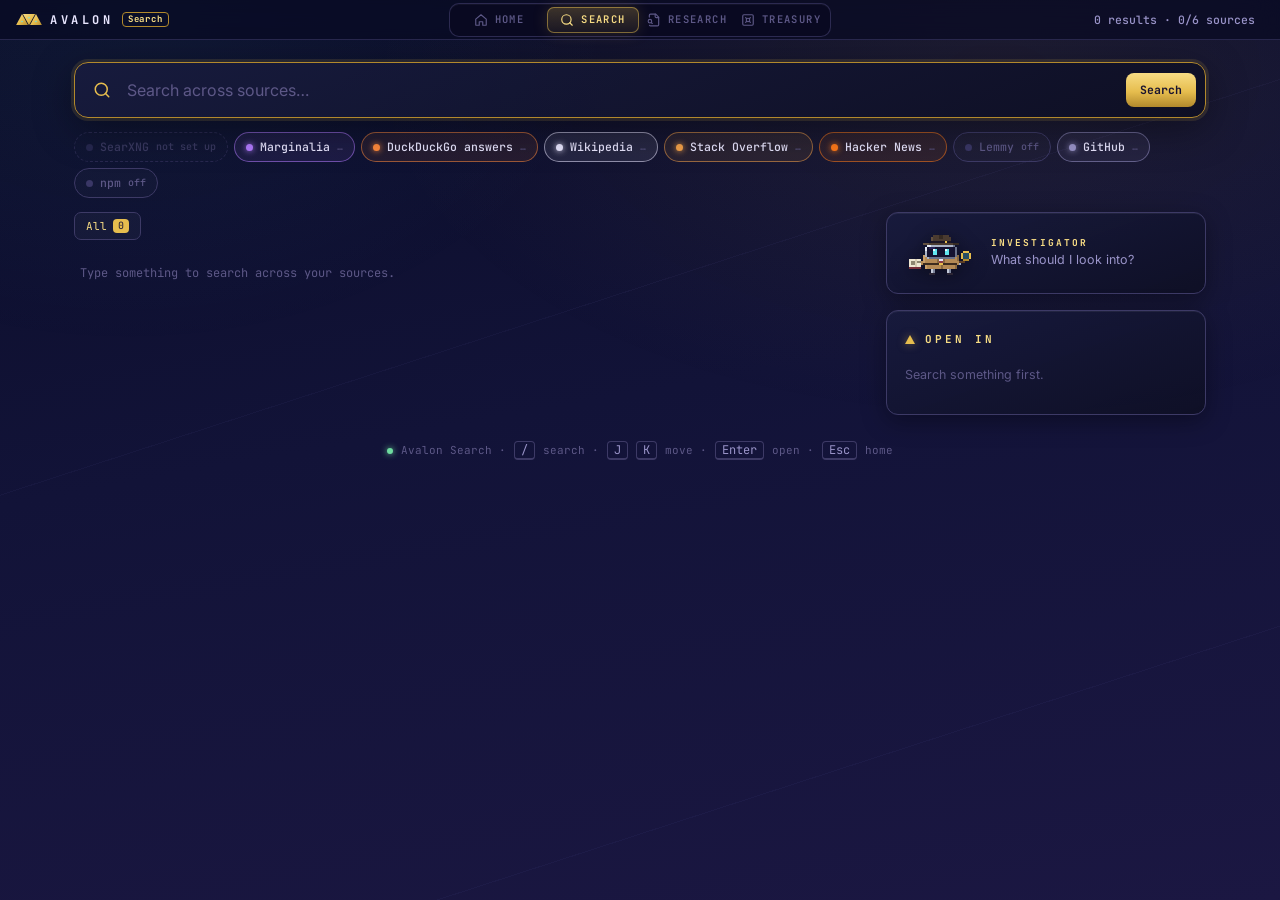
<file: results.html>
<!DOCTYPE html>
<html lang="en" data-app="search">

<head>
  <meta charset="UTF-8">
  <meta name="viewport" content="width=device-width, initial-scale=1.0">
  <meta name="color-scheme" content="dark">
  <title>Avalon Search</title>
  <link rel="icon"
    href="data:image/svg+xml,%3Csvg xmlns='http://www.w3.org/2000/svg' viewBox='0 0 32 32'%3E%3Cpath d='M1 28 9 6l8 22z' fill='%23e6bd4e'/%3E%3Cpath d='M10 6h12l-6 22z' fill='%23f7dc84'/%3E%3Cpath d='M15 28 23 6l8 22z' fill='%23b2892c'/%3E%3C/svg%3E">
  <link rel="preconnect" href="https://fonts.googleapis.com">
  <link rel="preconnect" href="https://fonts.gstatic.com" crossorigin>
  <link href="https://fonts.googleapis.com/css2?family=Inter:wght@400;500;600&family=JetBrains+Mono:wght@400;500;700&display=swap" rel="stylesheet">
  <link rel="stylesheet" href="style.css">
  <link rel="stylesheet" href="os/os.css">
  <!-- Arriving from another Avalon app: show the hand-over card before first paint (see os/os.js). -->
  <script>
    (function () {
      // the link may carry "#~os:<from>~cfg:<settings>~save:<payload>" (see os/os.js)
      var r = document.documentElement, app = r.dataset.app, from = null, extra = {};
      if (/^#~/.test(location.hash)) {
        location.hash.replace(/~([a-z]+):([^~]*)/g, function (_, k, v) { extra[k] = v; return ''; });
        history.replaceState(history.state, '', location.pathname + location.search);
        if ('os' in extra) from = extra.os;
        if (extra.cfg) try {
          var json = decodeURIComponent(escape(atob(extra.cfg.replace(/-/g, '+').replace(/_/g, '/'))));
          localStorage.setItem('avalon_shared_cfg', JSON.stringify({ at: Date.now(), cfg: JSON.parse(json) }));
        } catch (e) { }
      }
      window.AvalonArrival = { from: from, extra: extra };
      try {
        var n = JSON.parse(localStorage.getItem('avalon_os_nav') || 'null');
        localStorage.removeItem('avalon_os_nav');
        if (from === null && n && n.to === app && Date.now() - n.at < 6000) from = n.from || '';
      } catch (e) { }
      if (from !== null && !matchMedia('(prefers-reduced-motion: reduce)').matches) {
        r.classList.add('os-arrive'); r.dataset.osFrom = from;
        r.dataset.osLabel = { home: 'Home', search: 'Search', research: 'Research' }[app] || '';
      }
    })();
  </script>
</head>

<body class="rs-page">
  <svg width="0" height="0" style="position:absolute" aria-hidden="true">
    <defs>
      <linearGradient id="g-gold" x1="0" y1="0" x2="1" y2="1">
        <stop offset="0" stop-color="#f7dc84" /><stop offset=".55" stop-color="#e6bd4e" /><stop offset="1" stop-color="#b2892c" />
      </linearGradient>
      <symbol id="i-search" viewBox="0 0 24 24"><circle cx="11" cy="11" r="8" /><path d="m21 21-4.3-4.3" /></symbol>
      <symbol id="i-home" viewBox="0 0 24 24"><path d="M3 10.5 12 3l9 7.5V20a1 1 0 0 1-1 1h-5v-6h-6v6H4a1 1 0 0 1-1-1z" /></symbol>
      <symbol id="i-external" viewBox="0 0 24 24"><path d="M15 3h6v6M10 14 21 3M18 13v6a2 2 0 0 1-2 2H5a2 2 0 0 1-2-2V8a2 2 0 0 1 2-2h6" /></symbol>
      <symbol id="i-layers" viewBox="0 0 24 24"><path d="m12 2 10 5-10 5L2 7z" /><path d="m2 17 10 5 10-5M2 12l10 5 10-5" /></symbol>
      <symbol id="i-sliders" viewBox="0 0 24 24"><path d="M21 4h-7M10 4H3M21 12h-9M8 12H3M21 20h-5M12 20H3M14 2v4M8 10v4M16 18v4" /></symbol>
    </defs>
  </svg>

  <div class="sky" aria-hidden="true"></div>

  <header class="osbar">
    <a class="os-left" href="index.html" title="Back to Avalon home">
      <svg class="os-mark" viewBox="0 0 250 108" aria-hidden="true">
        <g fill="url(#g-gold)"><path d="M0 108 58 0l58 108z" /><path d="M66 0h118l-59 108z" /><path d="M134 108 192 0l58 108z" /></g>
        <g fill="#62e6f0"><circle cx="58" cy="72" r="7" /><circle cx="125" cy="36" r="7" /><circle cx="192" cy="72" r="7" /></g>
      </svg>
      <span class="os-name">Avalon</span><span class="os-ver">Search</span>
    </a>
    <nav class="os-apps" aria-label="Avalon apps">
      <a class="os-app" href="index.html" title="Home (G then H)"><svg class="ic" viewBox="0 0 24 24" aria-hidden="true"><path d="M3 10.5 12 3l9 7.5V20a1 1 0 0 1-1 1h-5v-6h-6v6H4a1 1 0 0 1-1-1z" /></svg><span>Home</span></a>
      <a class="os-app on" aria-current="page" href="results.html" title="Search (G then S)"><svg class="ic" viewBox="0 0 24 24" aria-hidden="true"><circle cx="11" cy="11" r="8" /><path d="m21 21-4.3-4.3" /></svg><span>Search</span></a>
      <a class="os-app" href="research.html" title="Research (G then R)"><svg class="ic" viewBox="0 0 24 24" aria-hidden="true"><path d="M14 2v4a2 2 0 0 0 2 2h4" /><path d="M4.27 21a2 2 0 0 0 1.73 1h12a2 2 0 0 0 2-2V7l-5-5H6a2 2 0 0 0-2 2v3" /><path d="m9 18-1.5-1.5" /><circle cx="5" cy="14" r="3" /></svg><span>Research</span></a>
      <a class="os-app" href="treasury.html" title="Treasury (G then T)"><svg class="ic" viewBox="0 0 24 24" aria-hidden="true"><rect x="3" y="3" width="18" height="18" rx="2" /><circle cx="12" cy="12" r="3" /><path d="m7.9 7.9 1.9 1.9M16.1 7.9l-1.9 1.9M7.9 16.1l1.9-1.9M16.1 16.1l-1.9-1.9" /></svg><span>Treasury</span></a>
    </nav>
    <div class="os-tray">
      <span class="tray rs-stat" id="rs-stat"></span>
    </div>
  </header>

  <main class="rs-shell">
    <form class="cmd rs-form" id="rs-form" role="search" autocomplete="off">
      <svg class="ic cmd-ic"><use href="#i-search" /></svg>
      <input id="rs-q" name="q" type="text" spellcheck="false" placeholder="Search across sources…" aria-label="Search">
      <button class="cmd-engine rs-go" type="submit"><span>Search</span></button>
    </form>

    <div class="rs-sources" id="rs-sources" aria-label="Sources"></div>
    <div class="rs-notice" id="rs-notice" hidden></div>

    <div class="rs-grid">
      <section class="rs-main">
        <div class="tabs rs-tabs" id="rs-tabs" role="tablist"></div>
        <ol class="rs-list" id="rs-list"></ol>
      </section>
      <aside class="rs-side">
        <section class="panel rs-agent" id="rs-agent"></section>
        <section class="panel" id="rs-answer" hidden></section>
        <section class="panel" id="rs-related" hidden></section>
        <section class="panel" id="rs-elsewhere">
          <header class="p-head"><h2>Open in</h2></header>
          <div class="rs-else" id="rs-else"></div>
        </section>
      </aside>
    </div>

    <footer class="foot"><span class="dot"></span>Avalon Search · <kbd>/</kbd> search · <kbd>J</kbd> <kbd>K</kbd> move · <kbd>Enter</kbd> open · <kbd>Esc</kbd> home</footer>
  </main>

  <script src="os/os.js"></script>
  <script src="os/investigator.js"></script>
  <script src="search-core.js"></script>
  <script src="results.js"></script>
</body>

</html>
</file>
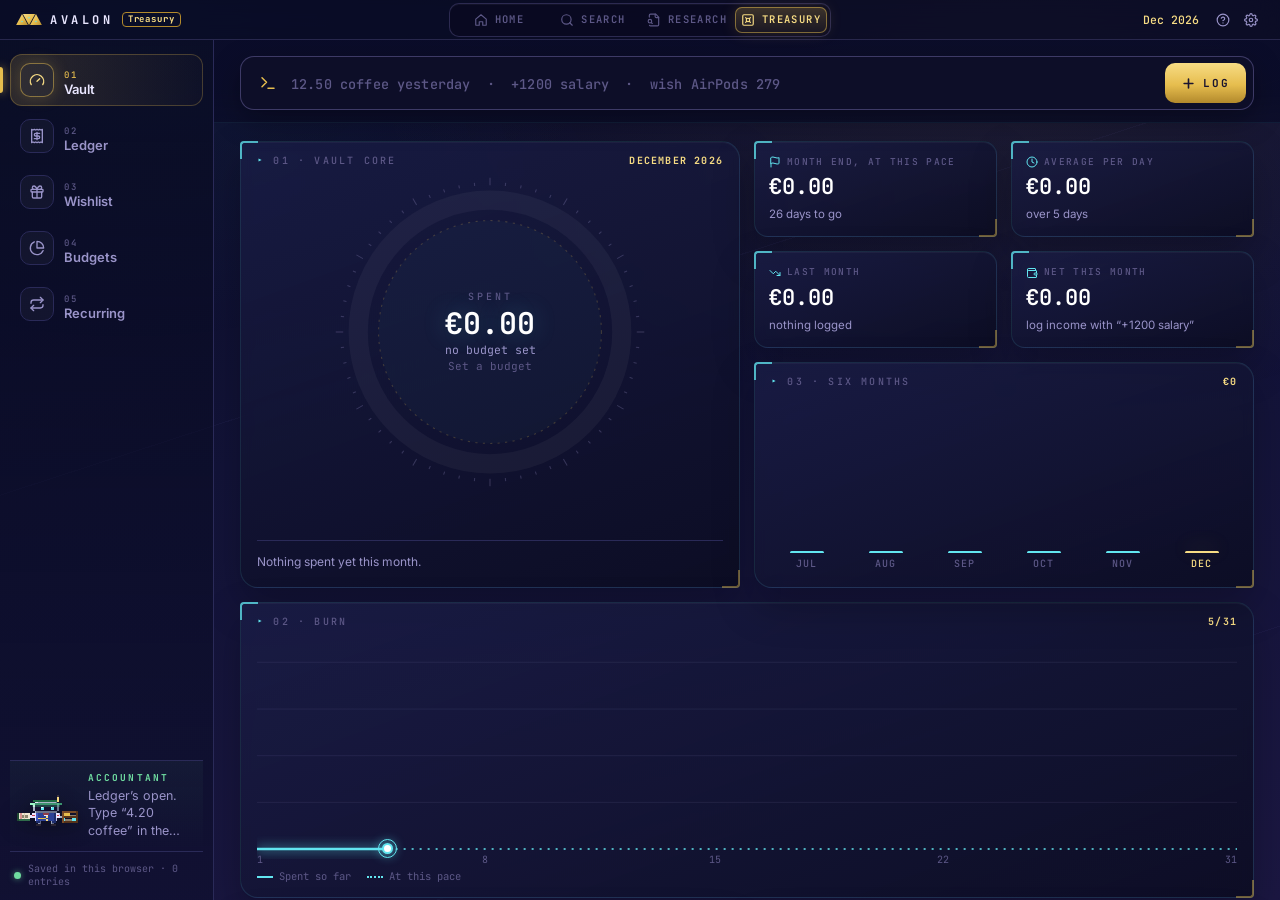
<file: treasury.html>
<!DOCTYPE html>
<html lang="en" data-app="treasury">

<head>
  <meta charset="UTF-8">
  <meta name="viewport" content="width=device-width, initial-scale=1.0">
  <meta name="color-scheme" content="dark">
  <title>Avalon Treasury</title>
  <link rel="icon"
    href="data:image/svg+xml,%3Csvg xmlns='http://www.w3.org/2000/svg' viewBox='0 0 32 32'%3E%3Cpath d='M1 28 9 6l8 22z' fill='%23e6bd4e'/%3E%3Cpath d='M10 6h12l-6 22z' fill='%23f7dc84'/%3E%3Cpath d='M15 28 23 6l8 22z' fill='%23b2892c'/%3E%3C/svg%3E">
  <link rel="preconnect" href="https://fonts.googleapis.com">
  <link rel="preconnect" href="https://fonts.gstatic.com" crossorigin>
  <link href="https://fonts.googleapis.com/css2?family=Inter:wght@400;500;600&family=JetBrains+Mono:wght@400;500;700&display=swap" rel="stylesheet">
  <link rel="stylesheet" href="style.css">
  <link rel="stylesheet" href="treasury.css">
  <link rel="stylesheet" href="os/os.css">
  <!-- Arriving from another Avalon app: show the hand-over card before first paint (see os/os.js). -->
  <script>
    (function () {
      var r = document.documentElement, app = r.dataset.app, from = null, extra = {};
      if (/^#~/.test(location.hash)) {
        location.hash.replace(/~([a-z]+):([^~]*)/g, function (_, k, v) { extra[k] = v; return ''; });
        history.replaceState(history.state, '', location.pathname + location.search);
        if ('os' in extra) from = extra.os;
        if (extra.cfg) try {
          var json = decodeURIComponent(escape(atob(extra.cfg.replace(/-/g, '+').replace(/_/g, '/'))));
          localStorage.setItem('avalon_shared_cfg', JSON.stringify({ at: Date.now(), cfg: JSON.parse(json) }));
        } catch (e) { }
      }
      window.AvalonArrival = { from: from, extra: extra };
      try {
        var n = JSON.parse(localStorage.getItem('avalon_os_nav') || 'null');
        localStorage.removeItem('avalon_os_nav');
        if (from === null && n && n.to === app && Date.now() - n.at < 6000) from = n.from || '';
      } catch (e) { }
      if (from !== null && !matchMedia('(prefers-reduced-motion: reduce)').matches) {
        r.classList.add('os-arrive'); r.dataset.osFrom = from;
        r.dataset.osLabel = 'Treasury';
      }
    })();
  </script>
</head>

<body class="tr-page">
  <!-- ============ ICON SPRITE ============ -->
  <svg width="0" height="0" style="position:absolute" aria-hidden="true">
    <defs>
      <linearGradient id="g-gold" x1="0" y1="0" x2="1" y2="1">
        <stop offset="0" stop-color="#f7dc84" /><stop offset=".55" stop-color="#e6bd4e" /><stop offset="1" stop-color="#b2892c" />
      </linearGradient>
      <symbol id="i-vault" viewBox="0 0 24 24"><rect x="3" y="3" width="18" height="18" rx="2" /><circle cx="12" cy="12" r="3" /><path d="m7.9 7.9 1.9 1.9M16.1 7.9l-1.9 1.9M7.9 16.1l1.9-1.9M16.1 16.1l-1.9-1.9" /></symbol>
      <symbol id="i-gauge" viewBox="0 0 24 24"><path d="m12 14 4-4" /><path d="M3.34 19a10 10 0 1 1 17.32 0" /></symbol>
      <symbol id="i-receipt" viewBox="0 0 24 24"><path d="M4 2v20l2-1 2 1 2-1 2 1 2-1 2 1 2-1 2 1V2l-2 1-2-1-2 1-2-1-2 1-2-1-2 1Z" /><path d="M16 8h-6a2 2 0 1 0 0 4h4a2 2 0 1 1 0 4H8M12 17.5v-11" /></symbol>
      <symbol id="i-gift" viewBox="0 0 24 24"><rect x="3" y="8" width="18" height="4" rx="1" /><path d="M12 8v13M19 12v7a2 2 0 0 1-2 2H7a2 2 0 0 1-2-2v-7" /><path d="M7.5 8a2.5 2.5 0 0 1 0-5C10 3 12 8 12 8s2-5 4.5-5a2.5 2.5 0 0 1 0 5" /></symbol>
      <symbol id="i-pie" viewBox="0 0 24 24"><path d="M21.21 15.89A10 10 0 1 1 8 2.83" /><path d="M22 12A10 10 0 0 0 12 2v10z" /></symbol>
      <symbol id="i-repeat" viewBox="0 0 24 24"><path d="m17 2 4 4-4 4" /><path d="M3 11v-1a4 4 0 0 1 4-4h14M7 22l-4-4 4-4" /><path d="M21 13v1a4 4 0 0 1-4 4H3" /></symbol>
      <symbol id="i-cart" viewBox="0 0 24 24"><circle cx="8" cy="21" r="1" /><circle cx="19" cy="21" r="1" /><path d="M2.05 2.05h2l2.66 12.42a2 2 0 0 0 2 1.58h9.78a2 2 0 0 0 1.95-1.57l1.65-7.43H5.12" /></symbol>
      <symbol id="i-cup" viewBox="0 0 24 24"><path d="M17 8h1a4 4 0 1 1 0 8h-1" /><path d="M3 8h14v9a4 4 0 0 1-4 4H7a4 4 0 0 1-4-4ZM6 2v2M10 2v2M14 2v2" /></symbol>
      <symbol id="i-car" viewBox="0 0 24 24"><path d="M19 17h2c.6 0 1-.4 1-1v-3c0-.9-.7-1.7-1.5-1.9C18.7 10.6 16 10 16 10s-1.3-1.4-2.2-2.3c-.5-.4-1.1-.7-1.8-.7H5c-.6 0-1.1.4-1.4.9l-1.4 2.9A3.7 3.7 0 0 0 2 12v4c0 .6.4 1 1 1h2" /><circle cx="7" cy="17" r="2" /><path d="M9 17h6" /><circle cx="17" cy="17" r="2" /></symbol>
      <symbol id="i-home" viewBox="0 0 24 24"><path d="M3 10.5 12 3l9 7.5V20a1 1 0 0 1-1 1h-5v-6h-6v6H4a1 1 0 0 1-1-1z" /></symbol>
      <symbol id="i-bolt" viewBox="0 0 24 24"><path d="M13 2 3 14h9l-1 8 10-12h-9l1-8z" /></symbol>
      <symbol id="i-bag" viewBox="0 0 24 24"><path d="M6 2 3 6v14a2 2 0 0 0 2 2h14a2 2 0 0 0 2-2V6l-3-4ZM3 6h18" /><path d="M16 10a4 4 0 0 1-8 0" /></symbol>
      <symbol id="i-heart" viewBox="0 0 24 24"><path d="M19 14c1.49-1.46 3-3.21 3-5.5A5.5 5.5 0 0 0 16.5 3c-1.76 0-3 .5-4.5 2-1.5-1.5-2.74-2-4.5-2A5.5 5.5 0 0 0 2 8.5c0 2.3 1.5 4.05 3 5.5l7 7Z" /></symbol>
      <symbol id="i-ticket" viewBox="0 0 24 24"><path d="M2 9a3 3 0 0 1 0 6v2a2 2 0 0 0 2 2h16a2 2 0 0 0 2-2v-2a3 3 0 0 1 0-6V7a2 2 0 0 0-2-2H4a2 2 0 0 0-2 2Z" /><path d="M13 5v2M13 17v2M13 11v2" /></symbol>
      <symbol id="i-plane" viewBox="0 0 24 24"><path d="M17.8 19.2 16 11l3.5-3.5C21 6 21.5 4 21 3c-1-.5-3 0-4.5 1.5L13 8 4.8 6.2c-.5-.1-.9.1-1.1.5l-.3.5c-.2.5-.1 1 .3 1.3L9 12l-2 3H4l-1 1 3 2 2 3 1-1v-3l3-2 3.5 5.3c.3.4.8.5 1.3.3l.5-.2c.4-.3.6-.7.5-1.2z" /></symbol>
      <symbol id="i-book" viewBox="0 0 24 24"><path d="M4 19.5v-15A2.5 2.5 0 0 1 6.5 2H20v20H6.5a2.5 2.5 0 0 1 0-5H20" /></symbol>
      <symbol id="i-paw" viewBox="0 0 24 24"><circle cx="11" cy="4" r="2" /><circle cx="18" cy="8" r="2" /><circle cx="20" cy="16" r="2" /><path d="M9 10a5 5 0 0 1 5 5v3.5a3.5 3.5 0 0 1-6.84 1.05Q6.52 17.48 4.46 16.84A3.5 3.5 0 0 1 5.5 10Z" /></symbol>
      <symbol id="i-dots" viewBox="0 0 24 24"><circle cx="12" cy="12" r="1" /><circle cx="19" cy="12" r="1" /><circle cx="5" cy="12" r="1" /></symbol>
      <symbol id="i-coins" viewBox="0 0 24 24"><circle cx="8" cy="8" r="6" /><path d="M18.09 10.37A6 6 0 1 1 10.34 18M7 6h1v4M16.71 13.88l.7.71-2.82 2.82" /></symbol>
      <symbol id="i-wallet" viewBox="0 0 24 24"><path d="M19 7V4a1 1 0 0 0-1-1H5a2 2 0 0 0 0 4h15a1 1 0 0 1 1 1v4h-3a2 2 0 0 0 0 4h3a1 1 0 0 0 1-1v-2a1 1 0 0 0-1-1" /><path d="M3 5v14a2 2 0 0 0 2 2h15a1 1 0 0 0 1-1v-4" /></symbol>
      <symbol id="i-trend-up" viewBox="0 0 24 24"><path d="m22 7-8.5 8.5-5-5L2 17" /><path d="M16 7h6v6" /></symbol>
      <symbol id="i-trend-down" viewBox="0 0 24 24"><path d="m22 17-8.5-8.5-5 5L2 7" /><path d="M16 17h6v-6" /></symbol>
      <symbol id="i-plus" viewBox="0 0 24 24"><path d="M5 12h14M12 5v14" /></symbol>
      <symbol id="i-minus" viewBox="0 0 24 24"><path d="M5 12h14" /></symbol>
      <symbol id="i-x" viewBox="0 0 24 24"><path d="M18 6 6 18M6 6l12 12" /></symbol>
      <symbol id="i-trash" viewBox="0 0 24 24"><path d="M3 6h18M19 6v14a2 2 0 0 1-2 2H7a2 2 0 0 1-2-2V6M8 6V4a2 2 0 0 1 2-2h4a2 2 0 0 1 2 2v2" /></symbol>
      <symbol id="i-edit" viewBox="0 0 24 24"><path d="M17 3a2.85 2.83 0 1 1 4 4L7.5 20.5 2 22l1.5-5.5z" /></symbol>
      <symbol id="i-left" viewBox="0 0 24 24"><path d="m15 18-6-6 6-6" /></symbol>
      <symbol id="i-right" viewBox="0 0 24 24"><path d="m9 18 6-6-6-6" /></symbol>
      <symbol id="i-external" viewBox="0 0 24 24"><path d="M15 3h6v6M10 14 21 3M18 13v6a2 2 0 0 1-2 2H5a2 2 0 0 1-2-2V8a2 2 0 0 1 2-2h6" /></symbol>
      <symbol id="i-download" viewBox="0 0 24 24"><path d="M21 15v4a2 2 0 0 1-2 2H5a2 2 0 0 1-2-2v-4M7 10l5 5 5-5M12 15V3" /></symbol>
      <symbol id="i-upload" viewBox="0 0 24 24"><path d="M21 15v4a2 2 0 0 1-2 2H5a2 2 0 0 1-2-2v-4M17 8l-5-5-5 5M12 3v12" /></symbol>
      <symbol id="i-gear" viewBox="0 0 24 24"><circle cx="12" cy="12" r="3" /><path d="M19.4 15a1.65 1.65 0 0 0 .33 1.82l.06.06a2 2 0 1 1-2.83 2.83l-.06-.06a1.65 1.65 0 0 0-1.82-.33 1.65 1.65 0 0 0-1 1.51V21a2 2 0 1 1-4 0v-.09A1.65 1.65 0 0 0 9 19.4a1.65 1.65 0 0 0-1.82.33l-.06.06a2 2 0 1 1-2.83-2.83l.06-.06A1.65 1.65 0 0 0 4.68 15a1.65 1.65 0 0 0-1.51-1H3a2 2 0 1 1 0-4h.09A1.65 1.65 0 0 0 4.6 9a1.65 1.65 0 0 0-.33-1.82l-.06-.06a2 2 0 1 1 2.83-2.83l.06.06A1.65 1.65 0 0 0 9 4.68a1.65 1.65 0 0 0 1-1.51V3a2 2 0 1 1 4 0v.09a1.65 1.65 0 0 0 1 1.51 1.65 1.65 0 0 0 1.82-.33l.06-.06a2 2 0 1 1 2.83 2.83l-.06.06A1.65 1.65 0 0 0 19.4 9a1.65 1.65 0 0 0 1.51 1H21a2 2 0 1 1 0 4h-.09a1.65 1.65 0 0 0-1.51 1z" /></symbol>
      <symbol id="i-help" viewBox="0 0 24 24"><circle cx="12" cy="12" r="10" /><path d="M9.09 9a3 3 0 0 1 5.83 1c0 2-3 3-3 3M12 17h.01" /></symbol>
      <symbol id="i-search" viewBox="0 0 24 24"><circle cx="11" cy="11" r="8" /><path d="m21 21-4.3-4.3" /></symbol>
      <symbol id="i-check" viewBox="0 0 24 24"><path d="M20 6 9 17l-5-5" /></symbol>
      <symbol id="i-calendar" viewBox="0 0 24 24"><rect x="3" y="4" width="18" height="18" rx="2" /><path d="M16 2v4M8 2v4M3 10h18" /></symbol>
      <symbol id="i-clock" viewBox="0 0 24 24"><circle cx="12" cy="12" r="10" /><path d="M12 6v6l4 2" /></symbol>
      <symbol id="i-snow" viewBox="0 0 24 24"><path d="M2 12h20M12 2v20M20 16l-4-4 4-4M4 8l4 4-4 4M16 4l-4 4-4-4M8 20l4-4 4 4" /></symbol>
      <symbol id="i-tag" viewBox="0 0 24 24"><path d="M12.59 2.59A2 2 0 0 0 11.17 2H4a2 2 0 0 0-2 2v7.17a2 2 0 0 0 .59 1.42l8.7 8.7a2.43 2.43 0 0 0 3.42 0l6.58-6.58a2.43 2.43 0 0 0 0-3.42z" /><circle cx="7.5" cy="7.5" r=".5" /></symbol>
      <symbol id="i-sparkle" viewBox="0 0 24 24"><path d="M12 3l1.9 5.8L20 10.7l-5.8 1.9L12 18.5l-1.9-5.9L4 10.7l6.1-1.9z" /></symbol>
      <symbol id="i-prompt" viewBox="0 0 24 24"><path d="m4 17 6-6-6-6M12 19h8" /></symbol>
      <symbol id="i-image" viewBox="0 0 24 24"><rect x="3" y="3" width="18" height="18" rx="2" /><circle cx="9" cy="9" r="2" /><path d="m21 15-3.09-3.09a2 2 0 0 0-2.82 0L6 21" /></symbol>
      <symbol id="i-flag" viewBox="0 0 24 24"><path d="M4 15s1-1 4-1 5 2 8 2 4-1 4-1V3s-1 1-4 1-5-2-8-2-4 1-4 1zM4 22v-7" /></symbol>
    </defs>
  </svg>

  <div class="sky" aria-hidden="true"></div>
  <div class="tr-floor" aria-hidden="true"></div>

  <!-- ============ SYSTEM BAR ============ -->
  <header class="osbar">
    <div class="os-left">
      <a class="tr-brand" href="index.html" title="Back to Avalon home">
        <svg class="os-mark" viewBox="0 0 250 108" aria-hidden="true">
          <g fill="url(#g-gold)"><path d="M0 108 58 0l58 108z" /><path d="M66 0h118l-59 108z" /><path d="M134 108 192 0l58 108z" /></g>
          <g fill="#62e6f0"><circle cx="58" cy="72" r="7" /><circle cx="125" cy="36" r="7" /><circle cx="192" cy="72" r="7" /></g>
        </svg>
        <span class="os-name">Avalon</span>
      </a>
      <span class="os-ver">Treasury</span>
    </div>
    <nav class="os-apps" aria-label="Avalon apps">
      <a class="os-app" href="index.html" title="Home (G then H)"><svg class="ic" viewBox="0 0 24 24" aria-hidden="true"><path d="M3 10.5 12 3l9 7.5V20a1 1 0 0 1-1 1h-5v-6h-6v6H4a1 1 0 0 1-1-1z" /></svg><span>Home</span></a>
      <a class="os-app" href="results.html" title="Search (G then S)"><svg class="ic" viewBox="0 0 24 24" aria-hidden="true"><circle cx="11" cy="11" r="8" /><path d="m21 21-4.3-4.3" /></svg><span>Search</span></a>
      <a class="os-app" href="research.html" title="Research (G then R)"><svg class="ic" viewBox="0 0 24 24" aria-hidden="true"><path d="M14 2v4a2 2 0 0 0 2 2h4" /><path d="M4.27 21a2 2 0 0 0 1.73 1h12a2 2 0 0 0 2-2V7l-5-5H6a2 2 0 0 0-2 2v3" /><path d="m9 18-1.5-1.5" /><circle cx="5" cy="14" r="3" /></svg><span>Research</span></a>
      <a class="os-app on" aria-current="page" href="treasury.html" title="Treasury (G then T)"><svg class="ic" viewBox="0 0 24 24" aria-hidden="true"><rect x="3" y="3" width="18" height="18" rx="2" /><circle cx="12" cy="12" r="3" /><path d="m7.9 7.9 1.9 1.9M16.1 7.9l-1.9 1.9M7.9 16.1l1.9-1.9M16.1 16.1l-1.9-1.9" /></svg><span>Treasury</span></a>
    </nav>
    <div class="os-tray">
      <span class="tray tr-clock" id="tr-month" title="This month"></span>
      <button class="icon-btn sm" id="tr-help-btn" title="Shortcuts (?)" aria-label="Shortcuts"><svg class="ic"><use href="#i-help" /></svg></button>
      <button class="icon-btn sm" id="tr-set-btn" title="Settings and data" aria-label="Settings"><svg class="ic"><use href="#i-gear" /></svg></button>
    </div>
  </header>

  <!-- ============ WORKSPACE ============ -->
  <div class="tr" id="tr">
    <nav class="tr-rail" id="tr-rail" aria-label="Treasury sections"></nav>

    <main class="tr-main" id="tr-main" tabindex="-1">
      <!-- the command deck: one line for expenses, income and wishes -->
      <form class="deck" id="deck" autocomplete="off">
        <div class="deck-line">
          <svg class="ic deck-ic"><use href="#i-prompt" /></svg>
          <input id="deck-in" spellcheck="false" aria-label="Quick entry" aria-describedby="deck-preview"
            placeholder="12.50 coffee yesterday  ·  +1200 salary  ·  wish AirPods 279">
          <button class="deck-go" id="deck-go" aria-label="Add"><svg class="ic"><use href="#i-plus" /></svg><span>Log</span></button>
        </div>
        <div class="deck-preview" id="deck-preview" aria-live="polite"></div>
      </form>
      <div class="tr-view" id="tr-view"></div>
    </main>
  </div>

  <div class="toasts" id="toasts" aria-live="polite"></div>

  <!-- ============ EXPENSE ============ -->
  <dialog id="exp-dlg" class="dlg">
    <form method="dialog" class="dlg-body" id="exp-form" novalidate>
      <header class="p-head"><h2 id="exp-title">New expense</h2></header>
      <div class="seg-tabs tr-seg2" id="exp-kind" role="tablist">
        <button type="button" data-k="expense" class="on">Expense</button>
        <button type="button" data-k="income">Income</button>
      </div>
      <label class="field tr-amount"><span>Amount</span><input name="amount" inputmode="decimal" placeholder="0.00" required></label>
      <div class="set-grid">
        <label class="field"><span>Date</span><input name="date" type="date" required></label>
        <label class="field" data-for="expense"><span>Category</span><select name="categoryId"></select></label>
        <label class="field span2"><span>Note</span><input name="note" maxlength="140" placeholder="What was it?"></label>
      </div>
      <p class="muted" id="exp-meta"></p>
      <div class="dlg-actions">
        <button type="button" class="btn btn-danger-ghost tr-left" id="exp-del" hidden><svg class="ic"><use href="#i-trash" /></svg>Delete</button>
        <button type="button" class="btn" data-close>Cancel</button>
        <button class="btn btn-gold">Save</button>
      </div>
    </form>
  </dialog>

  <!-- ============ WISH ============ -->
  <dialog id="wish-dlg" class="dlg dlg-wide">
    <form method="dialog" class="dlg-body" id="wish-form" novalidate>
      <header class="p-head"><h2 id="wish-title">New wish</h2></header>
      <label class="field"><span>Link (optional)</span><input name="url" type="text" inputmode="url" spellcheck="false" placeholder="https://… the product page"></label>
      <div class="set-grid">
        <label class="field span2"><span>Name</span><input name="name" required maxlength="120" placeholder="What do you want?"></label>
        <label class="field"><span>Price</span><input name="price" inputmode="decimal" placeholder="0.00" required></label>
        <label class="field"><span>Already set aside</span><input name="saved" inputmode="decimal" placeholder="0.00"></label>
        <div class="field span2"><span>Priority</span>
          <div class="seg-tabs tr-seg3" id="wish-prio">
            <button type="button" data-k="need">Need</button><button type="button" data-k="want" class="on">Want</button><button type="button" data-k="dream">Dream</button>
          </div>
        </div>
        <label class="field"><span>Buy by (optional)</span><input name="target" type="date"></label>
        <label class="field"><span>Image link (optional)</span><input name="image" type="text" inputmode="url" spellcheck="false" placeholder="https://…jpg"></label>
        <label class="field span2"><span>Note</span><input name="note" maxlength="300" placeholder="Size, colour, why it matters…"></label>
      </div>
      <div class="dlg-actions">
        <button type="button" class="btn btn-danger-ghost tr-left" id="wish-del" hidden><svg class="ic"><use href="#i-trash" /></svg>Delete</button>
        <button type="button" class="btn" data-close>Cancel</button>
        <button class="btn btn-gold">Save</button>
      </div>
    </form>
  </dialog>

  <!-- ============ SET ASIDE / LOG A PRICE ============ -->
  <dialog id="fund-dlg" class="dlg">
    <form method="dialog" class="dlg-body" id="fund-form" novalidate>
      <header class="p-head"><h2 id="fund-title">Set aside</h2></header>
      <p class="muted" id="fund-text"></p>
      <div class="seg-tabs tr-seg2" id="fund-mode">
        <button type="button" data-k="add" class="on">Set aside</button>
        <button type="button" data-k="take">Take back</button>
      </div>
      <label class="field tr-amount mt"><span id="fund-label">Amount</span><input name="amount" inputmode="decimal" placeholder="0.00" required></label>
      <div class="fund-quick" id="fund-quick"></div>
      <div class="dlg-actions">
        <button type="button" class="btn" data-close>Cancel</button>
        <button class="btn btn-gold" id="fund-ok">Save</button>
      </div>
    </form>
  </dialog>

  <!-- ============ BUY A WISH ============ -->
  <dialog id="buy-dlg" class="dlg">
    <form method="dialog" class="dlg-body" id="buy-form" novalidate>
      <header class="p-head"><h2 id="buy-title">Acquire</h2></header>
      <p class="muted" id="buy-text"></p>
      <label class="field tr-amount"><span>Paid</span><input name="amount" inputmode="decimal" required></label>
      <div class="set-grid">
        <label class="field"><span>Date</span><input name="date" type="date" required></label>
        <label class="field"><span>Category</span><select name="categoryId"></select></label>
      </div>
      <label class="check"><input type="checkbox" name="log" checked> Log it as an expense</label>
      <div class="dlg-actions">
        <button type="button" class="btn" data-close>Cancel</button>
        <button class="btn btn-gold"><svg class="ic"><use href="#i-check" /></svg>Acquired</button>
      </div>
    </form>
  </dialog>

  <!-- ============ CATEGORY ============ -->
  <dialog id="cat-dlg" class="dlg dlg-wide">
    <form method="dialog" class="dlg-body" id="cat-form" novalidate>
      <header class="p-head"><h2 id="cat-title">New category</h2></header>
      <div class="set-grid">
        <label class="field"><span>Name</span><input name="name" required maxlength="40"></label>
        <label class="field"><span>Monthly budget (0 = none)</span><input name="budget" inputmode="decimal" placeholder="0.00"></label>
        <div class="field span2"><span>Colour</span><div class="swatches" id="cat-colors"></div></div>
        <div class="field span2"><span>Icon</span><div class="icon-pick" id="cat-icons"></div></div>
        <label class="field span2"><span>Words that mean this category (for quick entry)</span><input name="keywords" placeholder="coffee lunch dinner"></label>
      </div>
      <div class="dlg-actions">
        <button type="button" class="btn btn-danger-ghost tr-left" id="cat-del" hidden><svg class="ic"><use href="#i-trash" /></svg>Delete</button>
        <button type="button" class="btn" data-close>Cancel</button>
        <button class="btn btn-gold">Save</button>
      </div>
    </form>
  </dialog>

  <!-- ============ RECURRING ============ -->
  <dialog id="rec-dlg" class="dlg">
    <form method="dialog" class="dlg-body" id="rec-form" novalidate>
      <header class="p-head"><h2 id="rec-title">New recurring payment</h2></header>
      <div class="set-grid">
        <label class="field span2"><span>Name</span><input name="name" required maxlength="80" placeholder="Netflix · Rent · Gym"></label>
        <label class="field"><span>Amount</span><input name="amount" inputmode="decimal" placeholder="0.00" required></label>
        <label class="field"><span>Every</span><select name="every"><option value="month">Month</option><option value="week">Week</option><option value="year">Year</option></select></label>
        <label class="field"><span>Next payment</span><input name="next" type="date" required></label>
        <label class="field"><span>Category</span><select name="categoryId"></select></label>
      </div>
      <label class="check"><input type="checkbox" name="active" checked> Active: log it automatically when it comes due</label>
      <div class="dlg-actions">
        <button type="button" class="btn btn-danger-ghost tr-left" id="rec-del" hidden><svg class="ic"><use href="#i-trash" /></svg>Delete</button>
        <button type="button" class="btn" data-close>Cancel</button>
        <button class="btn btn-gold">Save</button>
      </div>
    </form>
  </dialog>

  <!-- ============ SETTINGS AND DATA ============ -->
  <dialog id="set-dlg" class="dlg dlg-wide">
    <form method="dialog" class="dlg-body" id="set-form">
      <header class="p-head"><h2>Treasury settings</h2></header>
      <div class="set-grid">
        <label class="field"><span>Currency</span><select name="currency"></select></label>
        <label class="field"><span>Cool-off for new wishes (days)</span><input name="coolOff" type="number" min="0" max="365" step="1"></label>
        <label class="field span2"><span>Monthly budget (empty = the sum of the category budgets)</span><input name="budget" inputmode="decimal" placeholder="0.00"></label>
      </div>
      <h3 class="sub-h">Data</h3>
      <p class="muted">Everything stays in this browser. Back it up now and then; Import replaces what is here.</p>
      <div class="set-data">
        <button type="button" class="btn btn-sm" data-data="json"><svg class="ic"><use href="#i-download" /></svg>Backup (JSON)</button>
        <button type="button" class="btn btn-sm" data-data="csv"><svg class="ic"><use href="#i-download" /></svg>Expenses (CSV)</button>
        <button type="button" class="btn btn-sm" data-data="import"><svg class="ic"><use href="#i-upload" /></svg>Import</button>
        <button type="button" class="link-btn danger" data-data="reset">Erase everything</button>
      </div>
      <input type="file" id="set-file" accept="application/json,.json" hidden>
      <div class="dlg-actions">
        <button type="button" class="btn" data-close>Cancel</button>
        <button class="btn btn-gold">Save</button>
      </div>
    </form>
  </dialog>

  <!-- ============ SHORTCUTS ============ -->
  <dialog id="help-dlg" class="dlg dlg-wide">
    <div class="dlg-body">
      <header class="p-head"><h2>Treasury</h2></header>
      <h3 class="sub-h">The command deck</h3>
      <dl class="keys tr-keys">
        <dt><code>12.50 coffee</code></dt><dd>An expense. The category is guessed from the words, and from what you logged before</dd>
        <dt><code>+1200 salary</code></dt><dd>Income</dd>
        <dt><code>#transport</code></dt><dd>Pick the category yourself</dd>
        <dt><code>yesterday · fri · 14/11</code></dt><dd>Any day other than today</dd>
        <dt><code>wish AirPods 279</code></dt><dd>A wish, optionally with its link</dd>
      </dl>
      <h3 class="sub-h">Keys</h3>
      <dl class="keys">
        <dt><kbd>/</kbd> or <kbd>N</kbd></dt><dd>Command deck</dd>
        <dt><kbd>1</kbd> – <kbd>5</kbd></dt><dd>Vault, Ledger, Wishlist, Budgets, Recurring</dd>
        <dt><kbd>[</kbd> <kbd>]</kbd></dt><dd>Previous / next month (Ledger, Budgets)</dd>
        <dt><kbd>W</kbd></dt><dd>New wish</dd>
        <dt><kbd>E</kbd></dt><dd>New expense with the full form</dd>
        <dt><kbd>G</kbd> then <kbd>H</kbd> / <kbd>S</kbd> / <kbd>R</kbd> / <kbd>T</kbd></dt><dd>Home, Search, Research, Treasury</dd>
        <dt><kbd>?</kbd></dt><dd>This help</dd>
      </dl>
      <div class="dlg-actions"><button type="button" class="btn" data-close>Close</button></div>
    </div>
  </dialog>

  <!-- ============ CONFIRM ============ -->
  <dialog id="ask-dlg" class="dlg">
    <form method="dialog" class="dlg-body">
      <header class="p-head"><h2 id="ask-title">Are you sure?</h2></header>
      <p class="muted" id="ask-text"></p>
      <div class="dlg-actions">
        <button class="btn" value="cancel">Cancel</button>
        <button class="btn btn-danger" value="ok" id="ask-ok">Delete</button>
      </div>
    </form>
  </dialog>

  <script src="os/os.js"></script>
  <script src="os/accountant.js"></script>
  <script src="treasury/core.js"></script>
  <script src="treasury/charts.js"></script>
  <script src="treasury/views/overview.js"></script>
  <script src="treasury/views/ledger.js"></script>
  <script src="treasury/views/wishlist.js"></script>
  <script src="treasury/views/budgets.js"></script>
  <script src="treasury/views/recurring.js"></script>
  <script src="treasury/editors.js"></script>
  <script src="treasury/app.js"></script>
</body>

</html>
</file>
<file: style.css>
/* =====================================================================
   AVALON — home page
   Palette follows the Avalon brand: night-indigo, gold, chrome, cyan.
   ===================================================================== */
:root {
  --bg-1: #0b0d29;
  --bg-2: #121338;
  --bg-3: #1b1742;
  --panel-1: rgba(24, 27, 62, 0.86);
  --panel-2: rgba(14, 15, 36, 0.9);
  --inset: #0d0e28;
  --line: #2a2a58;
  --line-2: #3d3a66;

  --gold: #e6bd4e;
  --gold-l: #f7dc84;
  --gold-d: #b2892c;
  --cyan: #62e6f0;
  --green: #6fdca0;
  --amber: #ffc857;
  --red: #ff6b6b;
  --cape: #2c4196;

  --text: #e9e6ff;
  --text-2: #9a94c9;
  --text-3: #5d5887;

  --r: 12px;
  --f-body: 'Inter', 'Segoe UI', system-ui, sans-serif;
  --f-mono: 'Cascadia Mono', 'JetBrains Mono', Consolas, monospace;
  --f-jp: 'Noto Sans JP', 'Yu Gothic', 'Meiryo', sans-serif;
}

* { box-sizing: border-box; }
[hidden] { display: none !important; }
html { background: var(--bg-1); }
body {
  margin: 0; min-height: 100vh;
  color: var(--text); font: 400 14px/1.5 var(--f-body);
  background: linear-gradient(170deg, var(--bg-1) 0%, var(--bg-2) 45%, var(--bg-3) 100%) fixed;
  overflow-x: hidden;
}
button, input, select, textarea { font: inherit; color: inherit; }
button { cursor: pointer; background: none; border: 0; padding: 0; }
a { color: inherit; }
code, kbd { font-family: var(--f-mono); font-size: 12px; }
code { color: var(--gold-l); background: rgba(230, 189, 78, .08); padding: 1px 5px; border-radius: 4px; }
kbd { padding: 2px 6px; border: 1px solid var(--line-2); border-bottom-width: 2px; border-radius: 4px; color: var(--text-2); }
::selection { background: rgba(230, 189, 78, .3); }
* { scrollbar-width: thin; scrollbar-color: var(--line-2) transparent; }

.ic { width: 16px; height: 16px; flex: none; fill: none; stroke: currentColor; stroke-width: 2; stroke-linecap: round; stroke-linejoin: round; }

/* ---------- sky: diagonal light streaks + gold sparkles ---------- */
.sky {
  position: fixed; inset: 0; z-index: 0; pointer-events: none;
  background:
    repeating-linear-gradient(-18deg, transparent 0 260px, rgba(150, 140, 255, .045) 260px 261px, transparent 261px 520px);
}
.sky::after {
  content: ''; position: absolute; inset: 0;
  background: radial-gradient(900px 500px at 78% 8%, rgba(230, 189, 78, .07), transparent 70%),
    radial-gradient(700px 500px at 10% 0%, rgba(98, 230, 240, .05), transparent 70%);
}
.spark { position: absolute; color: var(--gold-l); opacity: .75; animation: twinkle 5s ease-in-out infinite; }
.spark svg { display: block; width: 100%; height: 100%; }
@keyframes twinkle { 0%, 100% { opacity: .75; transform: scale(1); } 50% { opacity: .25; transform: scale(.7); } }

/* ---------- layout ---------- */
.shell { position: relative; z-index: 1; max-width: 1480px; margin: 0 auto; padding: 22px 28px 28px; }

.masthead { display: grid; grid-template-columns: auto 1fr auto; align-items: center; gap: 24px; margin-bottom: 22px; }
.brand { min-width: 0; }
.wordmark { display: block; width: 300px; max-width: 100%; height: auto; filter: drop-shadow(0 4px 18px rgba(0, 0, 0, .4)); }
.kana {
  margin: 12px 0 0; font: 700 22px/1 var(--f-jp); letter-spacing: .35em; color: var(--gold-l);
  text-shadow: 0 0 18px rgba(230, 189, 78, .25);
}
.tagline { margin: 10px 0 0; font: 400 11px/1 var(--f-mono); letter-spacing: .42em; text-transform: uppercase; color: var(--text-2); opacity: .8; }

.guardian-wrap { position: relative; justify-self: center; width: 200px; height: 150px; display: grid; place-items: center; }
.sigil {
  position: absolute; inset: 0; margin: auto; width: 150px; height: 150px; border-radius: 50%;
  border: 1px solid rgba(230, 189, 78, .35);
  background:
    radial-gradient(circle, transparent 62%, rgba(230, 189, 78, .05) 63%, transparent 64%),
    conic-gradient(from 0deg, transparent, rgba(230, 189, 78, .06), transparent 30%);
}
.sigil::before {
  content: ''; position: absolute; inset: 12px; border-radius: 50%; border: 1px dashed rgba(230, 189, 78, .22);
  animation: spin 80s linear infinite;
}
.sigil::after {
  content: ''; position: absolute; left: 50%; top: 18px; width: 0; height: 0; transform: translateX(-50%);
  border-left: 56px solid transparent; border-right: 56px solid transparent; border-bottom: 98px solid rgba(230, 189, 78, .07);
}
@keyframes spin { to { transform: rotate(360deg); } }
#guardian { position: relative; width: 160px; height: 120px; image-rendering: pixelated; cursor: pointer; }

.timewrap { position: relative; justify-self: end; }
.timebox { display: flex; flex-direction: column; align-items: flex-end; gap: 10px; padding: 8px 10px; margin: -8px -10px; border-radius: 12px; text-align: right; transition: background .15s; }
.timebox:hover, .timebox[aria-expanded="true"] { background: rgba(255, 255, 255, .03); }
.clock { display: block; font: 500 64px/1 var(--f-mono); letter-spacing: -.02em; color: #fff; font-variant-numeric: tabular-nums; text-shadow: 0 0 30px rgba(98, 230, 240, .15); }
.clock .ampm { font-size: .32em; color: var(--text-2); margin-left: 6px; letter-spacing: .1em; }
.date { display: block; font: 400 11px/1 var(--f-mono); letter-spacing: .3em; text-transform: uppercase; color: var(--text-2); }

/* ---------- system bar ---------- */
.osbar {
  position: sticky; top: 0; z-index: 40; height: 40px; padding: 0 16px;
  display: flex; align-items: center; justify-content: space-between; gap: 12px;
  background: rgba(9, 11, 34, .72); border-bottom: 1px solid rgba(61, 58, 102, .6);
  backdrop-filter: blur(14px) saturate(1.2);
}
.os-left { display: flex; align-items: center; gap: 8px; min-width: 0; }
.os-mark { width: 26px; height: auto; flex: none; }
.os-name { font: 700 12px/1 var(--f-mono); letter-spacing: .3em; text-transform: uppercase; color: var(--text); }
.os-ver { padding: 2px 5px; border-radius: 4px; border: 1px solid var(--gold-d); font: 700 9px/1 var(--f-mono); letter-spacing: .1em; color: var(--gold-l); }
.os-tray { display: flex; align-items: center; gap: 2px; min-width: 0; }
.tray {
  display: inline-flex; align-items: center; gap: 7px; height: 28px; padding: 0 9px; border-radius: 7px;
  font: 500 11.5px/1 var(--f-mono); color: var(--text-2); white-space: nowrap; transition: background .15s, color .15s;
}
.tray:hover { background: rgba(255, 255, 255, .06); color: var(--text); }
.tray .ic { width: 14px; height: 14px; }
.tray-sep { width: 1px; height: 18px; margin: 0 6px; background: var(--line-2); }
#tray-focus { color: var(--gold-l); }
#tray-gh .ic { color: var(--cyan); }
.weather .ic { width: 16px; height: 16px; color: var(--gold); }
.weather b { color: var(--text); font: 700 12.5px/1 var(--f-mono); }
.weather small { color: var(--text-3); font-size: 11px; }
.led { width: 7px; height: 7px; border-radius: 50%; flex: none; background: var(--text-3); }
.led.ok { background: var(--green); box-shadow: 0 0 6px var(--green); }
.led.warn { background: var(--amber); box-shadow: 0 0 6px var(--amber); animation: pulse 1.6s ease-in-out infinite; }
.led.hot { background: var(--red); box-shadow: 0 0 6px var(--red); animation: pulse 1s ease-in-out infinite; }
.led.idle { background: var(--text-3); }
@keyframes pulse { 50% { opacity: .35; } }

/* ---------- calendar ---------- */
.cal-pop {
  position: absolute; right: -10px; top: calc(100% + 14px); z-index: 35; width: 290px; padding: 14px;
  background: #121334; border: 1px solid var(--line-2); border-radius: 14px; box-shadow: 0 24px 60px rgba(0, 0, 0, .6); text-align: left;
}
.cal-head { display: flex; align-items: center; justify-content: space-between; margin-bottom: 10px; }
.cal-head b { font: 700 12px/1 var(--f-mono); letter-spacing: .16em; text-transform: uppercase; color: var(--gold-l); }
.cal-head .icon-btn .ic { width: 14px; height: 14px; }
.cal-prev .ic { transform: rotate(90deg); }
.cal-next .ic { transform: rotate(-90deg); }
.cal-grid { display: grid; grid-template-columns: repeat(7, 1fr); gap: 2px; text-align: center; }
.cal-grid .dow { font: 400 10px/1 var(--f-mono); color: var(--text-3); padding: 4px 0 6px; }
.cal-grid .d { position: relative; padding: 7px 0 9px; border-radius: 7px; font: 400 12px/1 var(--f-mono); color: var(--text-2); }
.cal-grid .d.out { opacity: .3; }
.cal-grid .d.today { background: var(--gold); color: #1a1430; font-weight: 700; }
.cal-grid .d.clear::after { content: ''; position: absolute; left: 50%; bottom: 3px; width: 4px; height: 4px; margin-left: -2px; border-radius: 50%; background: var(--green); }
.cal-grid .d.focus::before { content: ''; position: absolute; left: 50%; top: 2px; width: 10px; height: 2px; margin-left: -5px; border-radius: 1px; background: var(--cyan); opacity: .8; }
.cal-grid .d.today.clear::after { background: #1a1430; }
.cal-foot { display: flex; flex-wrap: wrap; gap: 6px 14px; margin-top: 10px; padding-top: 10px; border-top: 1px solid var(--line); font: 400 10.5px/1.3 var(--f-mono); color: var(--text-3); }
.cal-foot i { display: inline-block; width: 6px; height: 6px; border-radius: 50%; margin-right: 5px; background: var(--green); }
.cal-foot i.f { width: 10px; height: 2px; border-radius: 1px; background: var(--cyan); vertical-align: 2px; }

/* ---------- panels ---------- */
.panel {
  position: relative;
  background: linear-gradient(160deg, var(--panel-1), var(--panel-2));
  border: 1px solid var(--line-2); border-radius: var(--r);
  padding: 16px 18px 18px;
  box-shadow: 0 6px 24px rgba(0, 0, 0, .35), inset 0 1px 0 rgba(255, 255, 255, .06);
}
.p-head { display: flex; align-items: center; justify-content: space-between; gap: 10px; margin-bottom: 14px; min-height: 24px; }
.p-head h2 {
  display: flex; align-items: center; gap: 10px; margin: 0;
  font: 700 11px/1 var(--f-mono); letter-spacing: .28em; text-transform: uppercase; color: var(--gold-l);
}
/* collapsible panels: the title acts as a toggle */
.grid .panel .p-head h2 { cursor: pointer; user-select: none; border-radius: 4px; }
.grid .panel .p-head h2 .fold { width: 12px; height: 12px; color: var(--text-3); opacity: 0; transition: opacity .15s, transform .15s; }
.grid .panel .p-head:hover h2 .fold, .grid .panel .p-head h2:focus-visible .fold { opacity: 1; }
.grid .panel.collapsed { padding-bottom: 14px; }
.grid .panel.collapsed > :not(.p-head) { display: none !important; }
.grid .panel.collapsed .p-head { margin-bottom: 0; }
.grid .panel.collapsed .p-head h2 .fold { opacity: 1; transform: rotate(-90deg); }
.p-head h2::before {
  content: ''; width: 0; height: 0; flex: none;
  border-left: 5px solid transparent; border-right: 5px solid transparent; border-bottom: 9px solid var(--gold);
  filter: drop-shadow(0 0 4px rgba(230, 189, 78, .5));
}
.p-meta { display: inline-flex; align-items: center; gap: 5px; font: 400 11px/1 var(--f-mono); color: var(--text-3); letter-spacing: .04em; }
.p-actions { display: flex; align-items: center; gap: 6px; }

/* ---------- buttons & inputs ---------- */
.btn {
  display: inline-flex; align-items: center; justify-content: center; gap: 7px;
  height: 34px; padding: 0 14px; border-radius: 8px;
  font: 500 12px/1 var(--f-mono); letter-spacing: .06em;
  color: var(--text-2); border: 1px solid var(--line-2); background: rgba(255, 255, 255, .02);
  transition: background .15s, color .15s, border-color .15s, box-shadow .15s;
}
.btn:hover { color: var(--text); border-color: #55508a; background: rgba(255, 255, 255, .05); }
.btn .ic { width: 14px; height: 14px; }
.btn-sm { height: 28px; padding: 0 10px; font-size: 11px; }
.btn.on { color: var(--gold-l); border-color: var(--gold-d); background: rgba(230, 189, 78, .1); }
.btn-gold { color: #1a1430; font-weight: 700; border: 0; background: linear-gradient(180deg, var(--gold-l), var(--gold) 55%, var(--gold-d)); }
.btn-gold:hover { color: #1a1430; background: linear-gradient(180deg, #fbe7a6, var(--gold-l) 55%, var(--gold)); box-shadow: 0 0 18px rgba(230, 189, 78, .35); }

.icon-btn { display: inline-grid; place-items: center; width: 32px; height: 32px; flex: none; border-radius: 8px; color: var(--text-2); transition: background .15s, color .15s; }
.icon-btn:hover { background: rgba(255, 255, 255, .05); color: var(--text); }
.icon-btn.sm { width: 26px; height: 26px; }
.icon-btn.sm .ic { width: 14px; height: 14px; }
.icon-btn.bordered { border: 1px solid var(--line-2); height: 36px; width: 36px; }
.link-btn { font: 400 11px/1 var(--f-mono); color: var(--text-3); }
.link-btn:hover { color: var(--gold-l); text-decoration: underline; }
.link-btn.danger:hover { color: var(--red); }

input[type="text"], input[type="number"], input[type="password"], input:not([type]), select, textarea {
  background: var(--inset); border: 1px solid var(--line); border-radius: 8px; outline: none;
  transition: border-color .15s, box-shadow .15s;
}
input:focus, select:focus, textarea:focus { border-color: var(--gold-d); box-shadow: 0 0 0 3px rgba(230, 189, 78, .12); }
input::placeholder, textarea::placeholder { color: var(--text-3); }
select option { background: #13143a; }
:focus-visible { outline: 2px solid var(--gold); outline-offset: 2px; }
input:focus-visible, select:focus-visible, textarea:focus-visible { outline: none; }

/* ---------- search ---------- */
.cmd { position: relative; z-index: 5; max-width: 820px; margin: 0 auto 18px; }
.cmd input {
  width: 100%; height: 56px; padding: 0 190px 0 52px; font-size: 16px;
  background: linear-gradient(160deg, rgba(24, 27, 62, .95), rgba(14, 15, 36, .95));
  border: 1px solid var(--line-2); border-radius: 14px; color: var(--text);
  box-shadow: 0 10px 40px rgba(0, 0, 0, .4), inset 0 1px 0 rgba(255, 255, 255, .06);
}
.cmd input:focus { border-color: var(--gold-d); box-shadow: 0 0 0 3px rgba(230, 189, 78, .12), 0 10px 40px rgba(0, 0, 0, .4); }
.cmd-ic { position: absolute; z-index: 1; left: 19px; top: 19px; width: 18px; height: 18px; color: var(--gold); pointer-events: none; }
.cmd-engine {
  position: absolute; z-index: 2; right: 10px; top: 11px; height: 34px; max-width: 170px;
  display: inline-flex; align-items: center; gap: 6px; padding: 0 8px 0 11px; border-radius: 8px;
  border: 1px solid var(--line-2); background: rgba(255, 255, 255, .02);
  font: 500 11.5px/1 var(--f-mono); color: var(--text-2);
  transition: border-color .15s, color .15s, background .15s;
}
.cmd-engine span { overflow: hidden; text-overflow: ellipsis; white-space: nowrap; }
.cmd-engine .ic { width: 13px; height: 13px; transition: transform .15s; }
.cmd-engine:hover, .cmd-engine[aria-expanded="true"] { color: var(--text); border-color: var(--gold-d); background: rgba(230, 189, 78, .08); }
.cmd-engine[aria-expanded="true"] .ic { transform: rotate(180deg); }
.cmd-engine.bang { color: #1a1430; background: var(--gold); border-color: var(--gold); }
.cmd-engine.multi { color: var(--gold-l); border-color: var(--gold-d); }

.engine-pop {
  position: absolute; right: 0; top: calc(100% + 6px); z-index: 30; width: 290px; padding: 8px;
  background: #121334; border: 1px solid var(--line-2); border-radius: 12px; box-shadow: 0 24px 60px rgba(0, 0, 0, .6);
}
.engine-pop > input { width: 100%; height: 32px; padding: 0 10px; margin-bottom: 6px; font-size: 13px; }
.eng-list { list-style: none; margin: 0; padding: 0; max-height: 320px; overflow-y: auto; }
.eng { display: flex; align-items: center; gap: 2px; border-radius: 8px; }
.eng:hover { background: rgba(255, 255, 255, .04); }
.eng.on { background: rgba(230, 189, 78, .08); }
.eng-toggle { flex: 1; min-width: 0; display: flex; align-items: center; gap: 10px; padding: 8px 10px; border-radius: 8px; text-align: left; font-size: 13px; color: var(--text-2); }
.eng.on .eng-toggle { color: var(--gold-l); }
.eng-toggle code { margin-left: auto; font-size: 11px; }
.eng-toggle .cb { position: relative; width: 15px; height: 15px; flex: none; border-radius: 4px; border: 1.5px solid #4f4a85; }
.eng.on .cb { background: var(--gold); border-color: var(--gold); }
.eng.on .cb::after { content: ''; position: absolute; left: 4px; top: 1px; width: 4px; height: 8px; border: solid #1a1430; border-width: 0 2px 2px 0; transform: rotate(45deg); }
.eng-only { padding: 4px 7px; margin-right: 4px; border-radius: 5px; font: 400 10.5px/1 var(--f-mono); color: var(--text-3); opacity: 0; }
.eng:hover .eng-only, .eng-only:focus-visible { opacity: 1; }
.eng-only:hover { color: #1a1430; background: var(--gold); }
.eng-mode { display: flex; align-items: center; justify-content: space-between; gap: 8px; margin: 8px 2px 0; padding-top: 8px; border-top: 1px solid var(--line); font: 400 10.5px/1.3 var(--f-mono); color: var(--text-3); }
.eng-mode .seg-tabs { grid-template-columns: auto auto; padding: 2px; }
.eng-mode .seg-tabs button { height: 24px; padding: 0 9px; font-size: 10.5px; }
.eng-mode + .eng-foot { border-top: 0; padding-top: 2px; }
.eng-foot { display: flex; align-items: center; justify-content: space-between; gap: 8px; margin: 8px 2px 0; padding-top: 8px; border-top: 1px solid var(--line); font: 400 11px/1.3 var(--f-mono); color: var(--gold-l); }
.eng-hint { margin: 6px 2px 0; font: 400 10.5px/1.4 var(--f-mono); color: var(--text-3); }
.eng-hint b { color: var(--text-2); font-weight: 500; }

.multi-bar {
  display: flex; flex-wrap: wrap; align-items: center; gap: 8px; max-width: 820px; margin: -8px auto 18px; padding: 10px 12px;
  border: 1px solid var(--gold-d); border-radius: 10px; background: rgba(230, 189, 78, .07); font-size: 12.5px; color: var(--text-2);
}
.multi-bar a { display: inline-flex; align-items: center; gap: 6px; padding: 5px 10px; border-radius: 6px; text-decoration: none; color: #1a1430; font: 700 11.5px/1 var(--f-mono); background: var(--gold); }
.multi-bar a:hover { background: var(--gold-l); }
.multi-bar .icon-btn { margin-left: auto; }
.cmd-list {
  position: absolute; left: 0; right: 0; top: calc(100% + 6px); list-style: none; margin: 0; padding: 6px;
  background: #121334; border: 1px solid var(--line-2); border-radius: 12px; box-shadow: 0 24px 60px rgba(0, 0, 0, .6);
}
.cmd-list li { display: flex; align-items: center; gap: 12px; padding: 9px 12px; border-radius: 8px; cursor: pointer; color: var(--text-2); }
.cmd-list li .ic, .cmd-list li img { width: 16px; height: 16px; flex: none; }
.cmd-list li .ic { color: var(--text-3); }
.cmd-list .main { flex: 1; min-width: 0; color: var(--text); white-space: nowrap; overflow: hidden; text-overflow: ellipsis; }
.cmd-list .main em { font-style: normal; color: var(--gold-l); }
.cmd-list .tag { font: 400 11px/1 var(--f-mono); color: var(--text-3); }
.cmd-list li.sel { background: rgba(230, 189, 78, .1); }
.cmd-list li.sel .ic { color: var(--gold); }
.cmd-list .group-label { padding: 6px 12px 2px; font: 400 10px/1 var(--f-mono); letter-spacing: .2em; text-transform: uppercase; color: var(--text-3); cursor: default; }

/* ---------- launchpad ---------- */
.launchpad { display: flex; align-items: flex-start; gap: 12px; margin-bottom: 22px; }
.groups { flex: 1; display: flex; flex-wrap: wrap; gap: 14px 22px; min-width: 0; }
.group { min-width: 0; }
.group-head { display: flex; align-items: center; gap: 6px; height: 20px; margin-bottom: 6px; font: 400 10px/1 var(--f-mono); letter-spacing: .24em; text-transform: uppercase; color: var(--text-3); }
.group-head .gname { outline: none; border-radius: 4px; }
.editing .group-head .gname { cursor: text; color: var(--text-2); padding: 2px 6px; border: 1px dashed var(--line-2); }
.group-head .icon-btn { display: none; width: 20px; height: 20px; }
.group-head .icon-btn .ic { width: 12px; height: 12px; }
.editing .group-head .icon-btn { display: inline-grid; }
.tiles { display: flex; flex-wrap: wrap; gap: 8px; min-height: 38px; }
.tile {
  position: relative; display: inline-flex; align-items: center; gap: 8px;
  height: 38px; padding: 0 14px 0 10px; max-width: 200px;
  background: linear-gradient(160deg, rgba(24, 27, 62, .8), rgba(14, 15, 36, .85));
  border: 1px solid var(--line); border-radius: 10px; text-decoration: none; color: var(--text);
  transition: border-color .15s, transform .15s, box-shadow .15s;
}
.tile:hover, .tile:focus-visible { border-color: var(--gold-d); transform: translateY(-1px); box-shadow: 0 6px 18px rgba(0, 0, 0, .35); outline: none; }
.tile img, .tile .fav { width: 18px; height: 18px; flex: none; border-radius: 4px; }
.tile .fav { display: grid; place-items: center; font: 700 11px/1 var(--f-mono); color: #1a1430; background: var(--gold); }
.tile .name { font-size: 13px; white-space: nowrap; overflow: hidden; text-overflow: ellipsis; }
.tile .num { font: 400 10px/1 var(--f-mono); color: var(--text-3); margin-left: 2px; }
.tile .tools { display: none; gap: 0; margin-left: 2px; }
.editing .tile { cursor: grab; border-style: dashed; }
.editing .tile:hover { transform: none; }
.editing .tile .num { display: none; }
.editing .tile .tools { display: inline-flex; }
.tile.dragging { opacity: .35; }
.tiles.drop-target { outline: 1px dashed var(--gold-d); outline-offset: 4px; border-radius: 10px; }
.tile-add { display: none; align-items: center; gap: 6px; height: 38px; padding: 0 12px; border: 1px dashed var(--line-2); border-radius: 10px; color: var(--text-3); font: 400 11px/1 var(--f-mono); }
.tile-add:hover { color: var(--gold-l); border-color: var(--gold-d); }
.editing .tile-add { display: inline-flex; }
.lp-actions { display: flex; gap: 6px; padding-top: 22px; }

/* ---------- dashboard grid ---------- */
.grid {
  display: grid; gap: 18px; align-items: start;
  grid-template-columns: 330px minmax(0, 1fr) 390px;
  grid-template-areas: "left main right";
}
.col { display: flex; flex-direction: column; gap: 18px; min-width: 0; }
.col-left { grid-area: left; }
.col-main { grid-area: main; }
.col-right { grid-area: right; }

@media (max-width: 1280px) {
  .grid { grid-template-columns: minmax(0, 1fr) minmax(0, 1fr); grid-template-areas: "main right" "left right"; }
}
@media (max-width: 900px) {
  .masthead { grid-template-columns: 1fr auto; }
  .guardian-wrap { display: none; }
  .grid { grid-template-columns: minmax(0, 1fr); grid-template-areas: "main" "right" "left"; }
}
@media (max-width: 600px) {
  .shell { padding: 16px; }
  .masthead { grid-template-columns: 1fr; gap: 14px; }
  .timewrap { justify-self: start; }
  .timebox { align-items: flex-start; text-align: left; }
  .cal-pop { left: -10px; right: auto; }
  .clock { font-size: 48px; }
  .osbar { padding: 0 8px; }
  .os-name, .os-ver, .tray-sep { display: none; }
  .tray { padding: 0 6px; }
  .wordmark { width: 220px; }
  .cmd input { padding-right: 110px; }
  .cmd-engine { max-width: 96px; }
  .engine-pop { width: min(290px, calc(100vw - 32px)); }
  .launchpad { flex-direction: column; }
  .lp-actions { padding-top: 0; }
  .weather small { display: none; }
}

/* ---------- segmented bars (from the Usage Buddy) ---------- */
.segbar { display: flex; gap: 2px; margin: 4px 0 10px; }
.segbar i { flex: 1; height: 7px; border-radius: 1px; background: #262244; transition: background .25s; }
.segbar i.on { background: var(--green); }
.segbar i.part { background: var(--green); opacity: .45; }
.segbar.big i { height: 10px; }
.segbar.gold i.on, .segbar.gold i.part { background: var(--gold); }

/* ---------- today ---------- */
.sub-head { display: flex; justify-content: space-between; align-items: baseline; font: 400 10px/1 var(--f-mono); letter-spacing: .24em; text-transform: uppercase; color: var(--text-2); }
.sub-head span:last-child { letter-spacing: .04em; color: var(--text-3); }
.sub-head.mt { margin-top: 20px; margin-bottom: 8px; padding-top: 16px; border-top: 1px solid var(--line); }
#streak.lit { color: var(--amber); }

.tlist { list-style: none; margin: 0; padding: 0; display: flex; flex-direction: column; gap: 1px; }
.t { display: flex; align-items: center; gap: 10px; padding: 6px 6px; border-radius: 8px; transition: background .15s; }
.t:hover { background: rgba(255, 255, 255, .03); }
.t .box {
  position: relative; width: 16px; height: 16px; flex: none; border-radius: 4px;
  border: 1.5px solid #4f4a85; transition: background .15s, border-color .15s;
}
.t .box:hover { border-color: var(--gold); }
.t.done .box { background: var(--green); border-color: var(--green); }
.t.done .box::after { content: ''; position: absolute; left: 4px; top: 1px; width: 4px; height: 8px; border: solid #0d0e28; border-width: 0 2px 2px 0; transform: rotate(45deg); }
.t .txt { flex: 1; min-width: 0; overflow-wrap: anywhere; }
.t.done .txt { color: var(--text-3); text-decoration: line-through; }
.t .txt-edit { flex: 1; min-width: 0; padding: 3px 6px; }
.t .del { opacity: 0; }
.t:hover .del, .t:focus-within .del { opacity: 1; }
.t .del:hover { color: var(--red); }
.tform { display: flex; gap: 6px; margin-top: 8px; }
#task-form { margin: 0 0 6px; }
.tform input { flex: 1; min-width: 0; height: 32px; padding: 0 10px; }
.tform .icon-btn { border: 1px solid var(--line-2); }
.tform .icon-btn:hover { border-color: var(--gold-d); color: var(--gold-l); }
.hint { margin: 8px 0 0; font: 400 11px/1.4 var(--f-mono); color: var(--text-3); }
.empty { padding: 8px 6px; color: var(--text-3); font-size: 13px; list-style: none; }
.done-box { margin-top: 10px; }
.done-box summary { display: flex; align-items: center; gap: 6px; cursor: pointer; list-style: none; font: 400 11px/1 var(--f-mono); color: var(--text-3); }
.done-box summary::-webkit-details-marker { display: none; }
.done-box summary .ic { width: 13px; height: 13px; transform: rotate(-90deg); transition: transform .15s; }
.done-box[open] summary .ic { transform: none; }
.done-box summary span { flex: 1; }
.done-box .tlist { margin-top: 6px; }

/* ---------- focus ---------- */
.seg-tabs { display: grid; grid-template-columns: repeat(3, 1fr); gap: 3px; padding: 3px; background: var(--inset); border: 1px solid var(--line); border-radius: 9px; }
.seg-tabs button { height: 26px; border-radius: 6px; font: 400 11px/1 var(--f-mono); color: var(--text-3); }
.seg-tabs button:hover { color: var(--text); }
.seg-tabs button.on { background: #24245a; color: var(--gold-l); }
.focus-time { margin: 16px 0 4px; text-align: center; font: 500 46px/1 var(--f-mono); font-variant-numeric: tabular-nums; color: #fff; }
.running .focus-time { color: var(--gold-l); text-shadow: 0 0 22px rgba(230, 189, 78, .3); }
.focus-ctrl { display: flex; justify-content: center; align-items: center; gap: 10px; }
.focus-ctrl .btn-gold { min-width: 120px; }

.memo { display: block; width: 100%; min-height: 120px; resize: vertical; padding: 10px 12px; font: 400 13px/1.6 var(--f-mono); }

/* ---------- tabs (news / github) ---------- */
.tabs { display: flex; gap: 4px; flex-wrap: wrap; margin-bottom: 10px; }
.tabs button {
  display: inline-flex; align-items: center; gap: 6px; height: 28px; padding: 0 11px; border-radius: 7px;
  font: 400 11px/1 var(--f-mono); color: var(--text-3); border: 1px solid transparent;
}
.tabs button:hover { color: var(--text); }
.tabs button.on { color: var(--gold-l); border-color: var(--line-2); background: rgba(255, 255, 255, .03); }
.tabs button .n { font-size: 10px; padding: 2px 5px; border-radius: 4px; background: #262244; color: var(--text-2); }
.tabs button.on .n { background: var(--gold); color: #1a1430; }
.feed-panel .scroll { max-height: 760px; overflow-y: auto; margin-right: -8px; padding-right: 8px; }

/* ---------- news ---------- */
.news { list-style: none; margin: 0; padding: 0; max-height: 820px; overflow-y: auto; margin-right: -8px; padding-right: 8px; }
.story { display: grid; grid-template-columns: 28px 1fr; gap: 0 10px; padding: 10px 8px 10px 6px; border-radius: 8px; border-left: 2px solid transparent; }
.story + .story { border-top: 1px solid rgba(61, 58, 102, .45); }
.story:hover { background: rgba(255, 255, 255, .025); }
.story.hot { border-left-color: var(--gold); background: linear-gradient(90deg, rgba(230, 189, 78, .06), transparent 60%); }
.story .rank { font: 500 12px/1.6 var(--f-mono); color: var(--text-3); text-align: right; }
.story .title { color: var(--text); text-decoration: none; font-weight: 500; line-height: 1.4; }
.story .title:visited { color: var(--text-2); }
.story .title:hover { color: var(--gold-l); }
.story .dom { margin-left: 6px; font: 400 11px/1 var(--f-mono); color: var(--text-3); }
.story .meta { display: flex; flex-wrap: wrap; align-items: center; gap: 4px 12px; margin-top: 5px; font: 400 11px/1.3 var(--f-mono); color: var(--text-3); }
.story .meta a { text-decoration: none; }
.story .meta a:hover { color: var(--text); }
.story .meta .ic { width: 12px; height: 12px; vertical-align: -2px; margin-right: 3px; }
.src { display: inline-flex; align-items: center; gap: 5px; }
.src::before { content: ''; width: 6px; height: 6px; border-radius: 50%; background: var(--c, var(--text-3)); }
.src.hn { --c: #ff8a3d; } .src.show { --c: #ffc857; } .src.devto { --c: #62e6f0; } .src.trending { --c: #6fdca0; }
.chip { padding: 2px 6px; border-radius: 4px; background: rgba(230, 189, 78, .12); color: var(--gold-l); }
.state { padding: 18px 6px; color: var(--text-3); font: 400 12px/1.6 var(--f-mono); list-style: none; }
.state.err { color: var(--amber); }
.skeleton { height: 46px; margin: 4px 0; border-radius: 8px; background: linear-gradient(90deg, rgba(255,255,255,.02), rgba(255,255,255,.05), rgba(255,255,255,.02)); background-size: 200% 100%; animation: shimmer 1.4s linear infinite; list-style: none; }
@keyframes shimmer { to { background-position: -200% 0; } }

/* ---------- github ---------- */
.gh-profile { display: flex; align-items: center; gap: 12px; margin-bottom: 12px; }
.gh-profile img { width: 44px; height: 44px; border-radius: 10px; border: 1px solid var(--line-2); image-rendering: auto; }
.gh-profile .who { min-width: 0; flex: 1; }
.gh-profile .who a { font-weight: 600; text-decoration: none; }
.gh-profile .who a:hover { color: var(--gold-l); }
.gh-profile .who p { margin: 2px 0 0; font: 400 11px/1.3 var(--f-mono); color: var(--text-3); white-space: nowrap; overflow: hidden; text-overflow: ellipsis; }
.gh-stats { display: grid; grid-template-columns: repeat(3, 1fr); gap: 6px; margin-bottom: 12px; }
.gh-stats div { padding: 8px; border-radius: 8px; background: var(--inset); border: 1px solid var(--line); text-align: center; }
.gh-stats b { display: block; font: 700 16px/1 var(--f-mono); color: #fff; }
.gh-stats span { font: 400 10px/1 var(--f-mono); letter-spacing: .12em; text-transform: uppercase; color: var(--text-3); }
.contrib { margin-bottom: 12px; }
.contrib-grid { display: grid; grid-auto-flow: column; grid-template-rows: repeat(7, 1fr); gap: 2px; }
.contrib-grid i { aspect-ratio: 1; border-radius: 2px; background: #1e1d48; }
.contrib-grid i[data-l="1"] { background: #5a4a22; } .contrib-grid i[data-l="2"] { background: #8a6d28; }
.contrib-grid i[data-l="3"] { background: #c49a36; } .contrib-grid i[data-l="4"] { background: var(--gold-l); }
.contrib-cap { display: flex; justify-content: space-between; margin-top: 6px; font: 400 10px/1 var(--f-mono); color: var(--text-3); }

.ev { display: grid; grid-template-columns: 24px 1fr; gap: 10px; padding: 8px 4px; list-style: none; }
.ev + .ev { border-top: 1px solid rgba(61, 58, 102, .45); }
.ev img { width: 24px; height: 24px; border-radius: 6px; }
.ev .line { font-size: 13px; line-height: 1.45; color: var(--text-2); overflow-wrap: anywhere; }
.ev .line b { color: var(--text); font-weight: 500; }
.ev .line a { text-decoration: none; color: var(--text); }
.ev .line a:hover { color: var(--gold-l); }
.ev .detail { margin-top: 3px; font: 400 11.5px/1.4 var(--f-mono); color: var(--text-3); white-space: nowrap; overflow: hidden; text-overflow: ellipsis; }
.ev .when { font: 400 11px/1 var(--f-mono); color: var(--text-3); margin-left: 6px; white-space: nowrap; }
.ev .verb { color: var(--gold-l); }
.unread { display: inline-block; width: 7px; height: 7px; border-radius: 50%; background: var(--cyan); margin-right: 4px; box-shadow: 0 0 6px var(--cyan); }
.repo { display: block; padding: 9px 6px; text-decoration: none; border-radius: 8px; list-style: none; }
.repo + .repo { border-top: 1px solid rgba(61, 58, 102, .45); }
.repo:hover { background: rgba(255, 255, 255, .025); }
.repo b { font-weight: 500; }
.repo p { margin: 3px 0 0; font-size: 12.5px; color: var(--text-2); }
.repo .meta { margin-top: 5px; display: flex; gap: 12px; font: 400 11px/1 var(--f-mono); color: var(--text-3); }
.connect { padding: 8px 2px 4px; }
.connect p { margin: 0 0 12px; color: var(--text-2); font-size: 13px; }
.connect form { display: flex; gap: 6px; }
.connect input { flex: 1; min-width: 0; height: 34px; padding: 0 10px; }

/* ---------- sentinel ---------- */
.svc-list { list-style: none; margin: 0; padding: 0; }
.svc { display: grid; grid-template-columns: 10px minmax(0, 1fr) auto 52px 24px; align-items: center; gap: 10px; padding: 7px 4px; border-radius: 8px; }
.svc + .svc { border-top: 1px solid rgba(61, 58, 102, .45); }
.svc:hover { background: rgba(255, 255, 255, .025); }
.svc .who { min-width: 0; }
.svc .who a { display: block; font-weight: 500; text-decoration: none; white-space: nowrap; overflow: hidden; text-overflow: ellipsis; }
.svc .who a:hover { color: var(--gold-l); }
.svc .who small { display: block; margin-top: 2px; font: 400 10.5px/1 var(--f-mono); color: var(--text-3); white-space: nowrap; overflow: hidden; text-overflow: ellipsis; }
.svc .hist { display: flex; gap: 1px; align-items: end; height: 14px; }
.svc .hist i { width: 3px; height: 100%; border-radius: 1px; background: #262244; }
.svc .hist i.up { background: var(--green); opacity: .85; }
.svc .hist i.down { background: var(--red); }
.svc .ms { font: 500 11px/1 var(--f-mono); color: var(--text-2); text-align: right; }
.svc.down .ms { color: var(--red); }
.svc .del { opacity: 0; }
.svc:hover .del, .svc:focus-within .del { opacity: 1; }
.svc .del:hover { color: var(--red); }
.svc-form { display: grid; grid-template-columns: 90px 1fr 32px; gap: 6px; margin-top: 10px; }
.svc-form input { height: 32px; padding: 0 10px; min-width: 0; font-size: 13px; }
.svc-form .icon-btn { border: 1px solid var(--line-2); }
.svc-form .icon-btn:hover { border-color: var(--gold-d); color: var(--gold-l); }
.svc-empty { padding: 2px 2px 4px; color: var(--text-2); font-size: 12.5px; line-height: 1.55; }
.svc-empty b { color: var(--gold-l); font-weight: 500; }
#sentinel.checking #sent-refresh .ic { animation: spin 1s linear infinite; }

/* ---------- toasts ---------- */
.toasts { position: fixed; right: 20px; bottom: 20px; z-index: 60; display: flex; flex-direction: column; gap: 8px; align-items: flex-end; }
.toast {
  display: flex; align-items: center; gap: 10px; max-width: 340px; padding: 10px 14px; border-radius: 10px;
  background: linear-gradient(160deg, #1d2050, #10112a); border: 1px solid var(--line-2);
  box-shadow: 0 12px 30px rgba(0, 0, 0, .5); font-size: 13px; animation: toast-in .2s ease both;
}
.toast::before { content: ''; width: 7px; height: 7px; border-radius: 50%; flex: none; background: var(--green); box-shadow: 0 0 6px var(--green); }
.toast.out { animation: toast-out .2s ease both; }
@keyframes toast-in { from { opacity: 0; transform: translateY(8px); } }
@keyframes toast-out { to { opacity: 0; transform: translateY(8px); } }

/* ---------- dialogs ---------- */
.dlg {
  width: min(440px, calc(100vw - 32px)); max-height: calc(100vh - 48px); padding: 0; color: var(--text);
  background: linear-gradient(160deg, #191c42, #0e0f26); border: 1px solid var(--line-2); border-radius: 14px;
  box-shadow: 0 30px 80px rgba(0, 0, 0, .7);
}
.dlg-wide { width: min(660px, calc(100vw - 32px)); }
.dlg::backdrop { background: rgba(5, 6, 20, .72); backdrop-filter: blur(3px); }
.dlg-body { padding: 18px 20px 20px; }
.field { display: flex; flex-direction: column; gap: 6px; margin-bottom: 12px; min-width: 0; }
.field > span { font: 400 10px/1 var(--f-mono); letter-spacing: .2em; text-transform: uppercase; color: var(--text-3); }
.field input, .field select { width: 100%; height: 36px; padding: 0 10px; }
.row { display: flex; gap: 6px; }
.row input { flex: 1; min-width: 0; }
.set-tabs { display: flex; gap: 4px; flex-wrap: wrap; margin: -4px 0 16px; padding-bottom: 12px; border-bottom: 1px solid var(--line); }
.set-tabs button { height: 28px; padding: 0 12px; border-radius: 7px; font: 400 12px/1 var(--f-mono); color: var(--text-3); }
.set-tabs button:hover { color: var(--text); }
.set-tabs button.on { color: var(--gold-l); background: rgba(255, 255, 255, .04); }
.set-page { min-height: 260px; }
.set-grid { display: grid; grid-template-columns: 1fr 1fr; gap: 0 16px; }
.span2 { grid-column: span 2; }
@media (max-width: 560px) { .set-grid { grid-template-columns: 1fr; } .span2 { grid-column: auto; } }
.check { display: flex; align-items: center; gap: 8px; margin-bottom: 10px; color: var(--text-2); font-size: 13px; cursor: pointer; }
.check.mt { margin-top: 14px; }
.check input { accent-color: var(--gold); width: 15px; height: 15px; }
.checks { display: grid; grid-template-columns: 1fr 1fr; gap: 0 16px; }
.muted { color: var(--text-3); font-size: 12.5px; line-height: 1.55; margin: 0 0 12px; }
.muted b { color: var(--text-2); font-weight: 500; }
.city-results { list-style: none; margin: 4px 0 0; padding: 0; }
.city-results button { width: 100%; text-align: left; padding: 6px 8px; border-radius: 6px; color: var(--text-2); font-size: 13px; }
.city-results button:hover { background: rgba(255, 255, 255, .05); color: var(--text); }
.bang-table { display: flex; flex-direction: column; gap: 6px; max-height: 300px; overflow-y: auto; margin-bottom: 10px; padding-right: 4px; }
.bang-row { display: grid; grid-template-columns: 70px 120px 1fr 28px; gap: 6px; align-items: center; }
.bang-row input { height: 30px; padding: 0 8px; font: 400 12px/1 var(--f-mono); min-width: 0; }
.bang-row input.bk { color: var(--gold-l); }
@media (max-width: 560px) { .bang-row { grid-template-columns: 56px 1fr 28px; } .bang-row .bu { grid-column: 1 / 3; } }
.set-data { display: flex; flex-wrap: wrap; align-items: center; gap: 8px; }
.set-data .link-btn { margin-left: auto; }
.dlg-actions { display: flex; justify-content: flex-end; gap: 8px; margin-top: 18px; padding-top: 14px; border-top: 1px solid var(--line); }
.keys { display: grid; grid-template-columns: auto 1fr; gap: 10px 18px; margin: 0; align-items: center; }
.keys dt { display: flex; gap: 4px; align-items: center; color: var(--text-3); }
.keys dd { margin: 0; color: var(--text-2); }
.sub-h { margin: 20px 0 8px; font: 700 11px/1 var(--f-mono); letter-spacing: .24em; text-transform: uppercase; color: var(--gold-l); }
.bang-list { display: flex; flex-wrap: wrap; gap: 6px; }
.bang-list span { padding: 4px 8px; border: 1px solid var(--line-2); border-radius: 6px; font-size: 12px; color: var(--text-2); }
.bang-list b { font: 500 12px/1 var(--f-mono); color: var(--gold-l); margin-right: 4px; }

.foot { display: flex; align-items: center; justify-content: center; flex-wrap: wrap; gap: 8px; margin-top: 26px; font: 400 11px/1 var(--f-mono); color: var(--text-3); }
.foot .dot { width: 6px; height: 6px; border-radius: 50%; background: var(--green); box-shadow: 0 0 6px var(--green); }
.foot .dot.warn { background: var(--amber); box-shadow: 0 0 6px var(--amber); }
.foot .dot.hot { background: var(--red); box-shadow: 0 0 6px var(--red); }
.foot-sep { opacity: .5; }
body.idling { overflow: hidden; }

/* =====================================================================
   AVALON SEARCH — results.html
   ===================================================================== */
.rs-page .os-left { text-decoration: none; color: inherit; }
.rs-shell { position: relative; z-index: 1; max-width: 1180px; margin: 0 auto; padding: 22px 24px 28px; }
.rs-form { max-width: none; margin-bottom: 14px; }
.rs-form input { padding-right: 120px; }
.rs-go { color: #1a1430; background: linear-gradient(180deg, var(--gold-l), var(--gold) 55%, var(--gold-d)); border: 0; font-weight: 700; padding: 0 14px; }
.rs-go:hover { color: #1a1430; background: linear-gradient(180deg, #fbe7a6, var(--gold-l)); }
.rs-stat { cursor: default; }
.rs-stat:hover { background: none; }

.rs-sources { display: flex; flex-wrap: wrap; gap: 6px; margin-bottom: 14px; }
.rs-chip {
  display: inline-flex; align-items: center; gap: 7px; height: 30px; padding: 0 11px; border-radius: 999px;
  border: 1px solid var(--line-2); background: rgba(255, 255, 255, .02); font: 500 11.5px/1 var(--f-mono); color: var(--text-3);
  transition: border-color .15s, color .15s, background .15s;
}
.rs-chip small { font-size: 10px; color: var(--text-3); }
.rs-chip .led { background: #3a3766; }
.rs-chip.on { color: var(--text); border-color: color-mix(in srgb, var(--c) 55%, transparent); background: color-mix(in srgb, var(--c) 9%, transparent); }
.rs-chip.on .led { background: var(--c); box-shadow: 0 0 6px var(--c); }
.rs-chip.on.loading .led { animation: pulse 1s ease-in-out infinite; }
.rs-chip.on.error { border-color: rgba(255, 107, 107, .5); }
.rs-chip.on.error .led { background: var(--red); box-shadow: 0 0 6px var(--red); }
.rs-chip.na { opacity: .55; border-style: dashed; }
.rs-chip:hover { color: var(--text); }

.rs-notice { margin-bottom: 14px; padding: 10px 14px; border: 1px solid var(--gold-d); border-radius: 10px; background: rgba(230, 189, 78, .06); font-size: 13px; color: var(--text-2); }
.rs-notice p { margin: 0; line-height: 1.55; }
.rs-notice p + p { margin-top: 6px; }
.rs-notice b { color: var(--gold-l); font-weight: 600; }
.rs-notice a { color: var(--gold-l); }

.rs-grid { display: grid; grid-template-columns: minmax(0, 1fr) 320px; gap: 22px; align-items: start; }
@media (max-width: 960px) { .rs-grid { grid-template-columns: minmax(0, 1fr); } .rs-ans-img { max-height: 110px; } }
.rs-side { display: flex; flex-direction: column; gap: 16px; position: sticky; top: 56px; }
@media (max-width: 960px) { .rs-side { position: static; } }
.rs-tabs { margin-bottom: 6px; }
.rs-list { list-style: none; margin: 0; padding: 0; }
.rs-item { position: relative; padding: 14px 16px 14px 18px; border-radius: 12px; border: 1px solid transparent; transition: background .15s, border-color .15s; }
.rs-item + .rs-item { margin-top: 4px; }
.rs-item:hover { background: rgba(255, 255, 255, .025); }
.rs-item.sel { background: rgba(230, 189, 78, .06); border-color: var(--gold-d); }
.rs-item.multi::before { content: ''; position: absolute; left: 0; top: 16px; bottom: 16px; width: 2px; border-radius: 2px; background: linear-gradient(180deg, var(--gold-l), var(--gold-d)); }
.rs-url { display: flex; align-items: center; gap: 8px; font: 400 12px/1.2 var(--f-mono); color: var(--text-3); min-width: 0; }
.rs-url img { width: 16px; height: 16px; border-radius: 4px; flex: none; }
.rs-url span { white-space: nowrap; overflow: hidden; text-overflow: ellipsis; }
.rs-url i { font-style: normal; opacity: .75; }
.rs-title { display: block; margin-top: 6px; font-size: 17px; font-weight: 500; line-height: 1.35; color: #fff; text-decoration: none; }
.rs-title:hover { color: var(--gold-l); text-decoration: underline; text-decoration-color: rgba(230, 189, 78, .5); }
.rs-title:visited { color: #c9c3f5; }
.rs-snip { margin: 6px 0 0; font-size: 13.5px; line-height: 1.55; color: var(--text-2); display: -webkit-box; -webkit-line-clamp: 3; -webkit-box-orient: vertical; overflow: hidden; }
.rs-meta { display: flex; flex-wrap: wrap; align-items: center; gap: 6px; margin-top: 9px; }
.rs-src { display: inline-flex; align-items: center; gap: 5px; padding: 3px 8px; border-radius: 999px; font: 500 10.5px/1 var(--f-mono); color: var(--text-2); background: color-mix(in srgb, var(--c) 10%, transparent); border: 1px solid color-mix(in srgb, var(--c) 35%, transparent); }
.rs-src::before { content: ''; width: 6px; height: 6px; border-radius: 50%; background: var(--c); }
.rs-count { padding: 3px 8px; border-radius: 999px; font: 700 10.5px/1 var(--f-mono); color: #1a1430; background: var(--gold); }
.rs-extra { font: 400 11px/1.3 var(--f-mono); color: var(--text-3); margin-left: 4px; }
.rs-extra a { color: var(--text-2); }
.rs-ans-img { display: block; max-width: 100%; max-height: 180px; margin: 0 auto 10px; border-radius: 8px; object-fit: contain; }
.rs-ans { margin: 0; font-size: 13.5px; line-height: 1.6; color: var(--text-2); display: -webkit-box; -webkit-line-clamp: 9; -webkit-box-orient: vertical; overflow: hidden; }
.rs-ans-src { display: inline-block; margin-top: 10px; font: 400 11px/1 var(--f-mono); color: var(--gold-l); text-decoration: none; }
.rs-rel { display: flex; flex-wrap: wrap; gap: 6px; }
.rs-rel button { padding: 6px 10px; border-radius: 8px; border: 1px solid var(--line-2); font-size: 12.5px; color: var(--text-2); text-align: left; }
.rs-rel button:hover { color: var(--text); border-color: var(--gold-d); }
.rs-else { display: flex; flex-wrap: wrap; gap: 6px; }
.rs-else a { display: inline-flex; align-items: center; gap: 6px; padding: 7px 11px; border-radius: 8px; border: 1px solid var(--line-2); font: 500 12px/1 var(--f-mono); color: var(--text-2); text-decoration: none; }
.rs-else a:hover { color: var(--gold-l); border-color: var(--gold-d); }
.rs-else .ic { width: 12px; height: 12px; }

/* =====================================================================
   IDLE / STARTUP SCREEN
   ===================================================================== */
.idle {
  position: fixed; inset: 0; z-index: 100; display: grid; place-items: center; overflow: hidden; cursor: pointer;
  background:
    radial-gradient(800px 520px at 50% 42%, rgba(230, 189, 78, .09), transparent 70%),
    repeating-linear-gradient(-18deg, transparent 0 260px, rgba(150, 140, 255, .05) 260px 261px, transparent 261px 520px),
    linear-gradient(170deg, #090b24 0%, #11123a 50%, #1b1742 100%);
  transition: opacity .45s ease, transform .45s ease;
}
.idle.leaving { opacity: 0; transform: scale(1.03); pointer-events: none; }
.idle-sparkles { position: absolute; inset: 0; pointer-events: none; }
.idle-center { position: relative; display: flex; flex-direction: column; align-items: center; text-align: center; padding: 24px; }
.idle-sigil { position: absolute; left: 50%; top: 38%; width: min(760px, 120vw); aspect-ratio: 1; transform: translate(-50%, -50%); pointer-events: none; opacity: 0; }
.idle-sigil i { position: absolute; inset: 0; border-radius: 50%; border: 1px solid rgba(230, 189, 78, .18); }
.idle-sigil i + i { inset: 9%; border-style: dashed; border-color: rgba(230, 189, 78, .14); }
.idle-mark { width: min(620px, 86vw); height: auto; overflow: visible; filter: drop-shadow(0 10px 40px rgba(0, 0, 0, .5)); }
.idle-mark .part, .idle-mark .dot, .idle-mark .tris { transform-box: fill-box; transform-origin: center; }
.idle-mark .bar { transform-origin: left center; }
.idle-kana { display: flex; gap: .5em; margin: 26px 0 0; font: 700 clamp(22px, 3.2vw, 34px)/1 var(--f-jp); color: var(--gold-l); text-shadow: 0 0 24px rgba(230, 189, 78, .35); }
.idle-tag { margin: 18px 0 0; font: 400 clamp(10px, 1.1vw, 12px)/1 var(--f-mono); letter-spacing: .42em; text-transform: uppercase; color: var(--text-2); opacity: .8; }
.idle-info { margin-top: 54px; }
.idle-clock { font: 300 clamp(40px, 6vw, 64px)/1 var(--f-mono); color: #fff; letter-spacing: .04em; font-variant-numeric: tabular-nums; }
.idle-sub { margin: 12px 0 0; font: 400 12px/1.6 var(--f-mono); letter-spacing: .2em; text-transform: uppercase; color: var(--text-2); }
.idle-sub b { color: var(--gold-l); font-weight: 500; }
.idle-hint { position: absolute; bottom: 34px; left: 0; right: 0; margin: 0; text-align: center; font: 400 11px/1 var(--f-mono); letter-spacing: .3em; text-transform: uppercase; color: var(--text-3); }

/* intro choreography — replayed each time .play is (re)applied.
   --t scales the timing: 1 for the lock screen, shorter for the quick intro. */
.idle { --t: 1; }
.idle.play .t1 { animation: tri-left calc(1s * var(--t)) cubic-bezier(.2, .9, .3, 1.15) calc(.15s * var(--t)) both; }
.idle.play .t2 { animation: tri-drop calc(1.05s * var(--t)) cubic-bezier(.2, .9, .3, 1.1) calc(.3s * var(--t)) both; }
.idle.play .t3 { animation: tri-right calc(1s * var(--t)) cubic-bezier(.2, .9, .3, 1.15) calc(.45s * var(--t)) both; }
.idle.play .tris { animation: float 6s ease-in-out calc(2.6s * var(--t)) infinite; }
.idle.play .d1 { animation: dot-pop calc(.5s * var(--t)) ease-out calc(1.05s * var(--t)) both; }
.idle.play .d2 { animation: dot-pop calc(.5s * var(--t)) ease-out calc(1.2s * var(--t)) both; }
.idle.play .d3 { animation: dot-pop calc(.5s * var(--t)) ease-out calc(1.35s * var(--t)) both; }
.idle.play .halo { transform-box: fill-box; transform-origin: center; animation: halo 2.8s ease-in-out calc(1.8s * var(--t)) infinite; }
.idle.play .l1 { animation: rise calc(.7s * var(--t)) cubic-bezier(.2, .8, .3, 1) calc(.9s * var(--t)) both; }
.idle.play .l2 { animation: rise calc(.7s * var(--t)) cubic-bezier(.2, .8, .3, 1) calc(1.02s * var(--t)) both; }
.idle.play .l3 { animation: rise calc(.7s * var(--t)) cubic-bezier(.2, .8, .3, 1) calc(1.14s * var(--t)) both; }
.idle.play .bar { animation: bar-in calc(.6s * var(--t)) cubic-bezier(.3, .8, .3, 1) calc(1.55s * var(--t)) both; }
.idle.play .sheen { animation: sheen 7s ease-in-out calc(1.9s * var(--t)) infinite; }
.idle.play .idle-kana span { animation: kana calc(.5s * var(--t)) ease-out both; }
.idle.play .idle-kana span:nth-child(1) { animation-delay: calc(1.8s * var(--t)); }
.idle.play .idle-kana span:nth-child(2) { animation-delay: calc(1.9s * var(--t)); }
.idle.play .idle-kana span:nth-child(3) { animation-delay: calc(2s * var(--t)); }
.idle.play .idle-kana span:nth-child(4) { animation-delay: calc(2.1s * var(--t)); }
.idle.play .idle-kana span:nth-child(5) { animation-delay: calc(2.2s * var(--t)); }
.idle.play .idle-tag { animation: track calc(1.4s * var(--t)) cubic-bezier(.2, .8, .3, 1) calc(2.2s * var(--t)) both; }
.idle.play .idle-info { animation: fade-up .8s ease-out 2.7s both; }
.idle.play .idle-hint { animation: fade-in 1s ease 3.4s both, breathe 3.2s ease-in-out 4.4s infinite; }
.idle.play .idle-sigil { animation: sigil-in calc(2s * var(--t)) ease-out calc(.4s * var(--t)) both; }
.idle.play .idle-sigil i { animation: spin 140s linear infinite; }
.idle.play .idle-sigil i + i { animation-direction: reverse; animation-duration: 90s; }

/* quick intro: plays on every open, then dissolves into the dashboard by itself */
.idle.intro { --t: .55; }
.idle.intro .idle-info, .idle.intro .idle-hint { display: none; }
.idle.intro.leaving { transform: scale(1.06); filter: blur(6px); transition: opacity .6s ease, transform .6s ease, filter .6s ease; }

/* until app.js decides what to show, keep the dashboard hidden so it never flashes in first.
   (Failsafe: it reveals itself after 3s even if the script never runs.) */
html.av-boot body > :not(.sky):not(#idle) { opacity: 0; animation: av-reveal .3s ease 3s forwards; }
@keyframes av-reveal { to { opacity: 1; } }

/* dashboard settles in as the intro or lock screen leaves */
body.entering .osbar { animation: enter .55s cubic-bezier(.2, .8, .3, 1) .05s both; }
body.entering .masthead { animation: enter .6s cubic-bezier(.2, .8, .3, 1) .1s both; }
body.entering .cmd { animation: enter .6s cubic-bezier(.2, .8, .3, 1) .17s both; }
body.entering .launchpad { animation: enter .6s cubic-bezier(.2, .8, .3, 1) .24s both; }
body.entering .col-left { animation: enter .65s cubic-bezier(.2, .8, .3, 1) .3s both; }
body.entering .col-main { animation: enter .65s cubic-bezier(.2, .8, .3, 1) .36s both; }
body.entering .col-right { animation: enter .65s cubic-bezier(.2, .8, .3, 1) .42s both; }
body.entering .foot { animation: enter .6s ease .5s both; }
@keyframes enter { from { opacity: 0; transform: translateY(14px); } }

@keyframes tri-left { from { opacity: 0; transform: translate(-120px, 40px) rotate(-25deg) scale(.6); } 60% { opacity: 1; } }
@keyframes tri-right { from { opacity: 0; transform: translate(120px, 40px) rotate(25deg) scale(.6); } 60% { opacity: 1; } }
@keyframes tri-drop { from { opacity: 0; transform: translateY(-110px) rotate(-180deg) scale(.4); } 60% { opacity: 1; } }
@keyframes float { 0%, 100% { transform: translateY(0); } 50% { transform: translateY(-6px); } }
@keyframes dot-pop { 0% { opacity: 0; transform: scale(0); } 60% { opacity: 1; transform: scale(1.8); } 100% { opacity: 1; transform: scale(1); } }
@keyframes halo { 0%, 100% { opacity: .85; transform: scale(1); } 50% { opacity: .3; transform: scale(1.9); } }
@keyframes rise { from { opacity: 0; transform: translateY(34px); filter: blur(6px); } to { opacity: 1; transform: none; filter: blur(0); } }
@keyframes bar-in { from { transform: scaleX(0); } }
@keyframes sheen { 0% { transform: translateX(0); } 28%, 100% { transform: translateX(440px); } }
@keyframes kana { from { opacity: 0; transform: translateY(10px); filter: blur(4px); } to { opacity: 1; transform: none; filter: blur(0); } }
@keyframes track { from { opacity: 0; letter-spacing: .05em; } to { opacity: .8; letter-spacing: .42em; } }
@keyframes fade-up { from { opacity: 0; transform: translateY(12px); } }
@keyframes fade-in { from { opacity: 0; } }
@keyframes breathe { 0%, 100% { opacity: 1; } 50% { opacity: .4; } }
@keyframes sigil-in { from { opacity: 0; transform: translate(-50%, -50%) scale(.85); } to { opacity: 1; transform: translate(-50%, -50%) scale(1); } }

@media (prefers-reduced-motion: reduce) {
  *, *::before, *::after { animation-duration: .01ms !important; transition-duration: .01ms !important; }
}

/* Avalon Search: the investigator panel */
.rs-agent { padding: 12px 14px; }

/* Avalon Search: hand a result to Research */
.rs-save { margin-left: auto; height: 22px; padding: 0 9px; border-radius: 6px; border: 1px solid var(--line-2); font: 600 10px/1 var(--f-mono); letter-spacing: .06em; color: var(--text-3); opacity: 0; transition: opacity .15s, color .15s, border-color .15s; }
.rs-item:hover .rs-save, .rs-item.sel .rs-save, .rs-save:focus-visible { opacity: 1; }
.rs-save:hover { color: var(--gold-l); border-color: var(--gold-d); }
@media (hover: none) { .rs-save { opacity: 1; } }
</file>
<file: os/os.css>
/* =====================================================================
   AVALON OS LAYER — shared by every Avalon page (home, Search, Research, Treasury)
   App switcher in the system bar, the transition between apps, dialog
   motion. Pages opt in with <html data-app="…"> and os/os.js.
   ===================================================================== */

/* ---------- app switcher ---------- */
.os-apps {
  --w: 92px; --i: 0;
  position: absolute; left: 50%; top: 50%; transform: translate(-50%, -50%);
  display: flex; gap: 2px; padding: 3px; border-radius: 10px;
  background: rgba(10, 11, 32, .72); border: 1px solid rgba(61, 58, 102, .7);
  box-shadow: inset 0 1px 0 rgba(255, 255, 255, .04);
}
.os-apps::before {
  content: ''; position: absolute; top: 3px; left: 3px; width: var(--w); height: calc(100% - 6px); border-radius: 7px;
  background: linear-gradient(180deg, rgba(230, 189, 78, .24), rgba(230, 189, 78, .07));
  box-shadow: inset 0 0 0 1px rgba(230, 189, 78, .5), 0 0 16px rgba(230, 189, 78, .16);
  transform: translateX(calc(var(--i) * (var(--w) + 2px)));
  transition: transform .34s cubic-bezier(.3, .9, .25, 1.12);
}
.os-app {
  position: relative; z-index: 1; width: var(--w); height: 26px;
  display: flex; align-items: center; justify-content: center; gap: 7px; border-radius: 7px;
  font: 600 10.5px/1 var(--f-mono); letter-spacing: .14em; text-transform: uppercase;
  color: var(--text-3); text-decoration: none; transition: color .2s;
}
.os-app:hover { color: var(--text); }
.os-app.on { color: var(--gold-l); }
.os-app .ic { width: 14px; height: 14px; }
@media (max-width: 1180px) {
  .os-apps { --w: 34px; }
  .os-app span { display: none; }
}
@media (max-width: 900px) {
  .os-apps { position: static; transform: none; margin: 0 auto 0 4px; }
}
@media (max-width: 420px) {
  .os-apps { --w: 30px; }
}

/* ---------- moving between apps ----------
   Leaving (os.js adds .os-curtain): the page sinks back and the Avalon mark
   assembles like the lock-screen intro: triangles fly in, cyan dots pop,
   the app name spreads out, a gold line draws.
   Arriving: the inline head script puts the *finished* frame up before the
   first paint (pseudo-elements below, same geometry as the curtain), then
   it dissolves into the new page. Keep the two in step:
     mark   150px wide, centred at 50% / 50% - 24px
     label  centred at 50% + 56px (padding-top 112px)
     line   180px, at 50% + 80px */
.os-curtain, html.os-arrive::before {
  position: fixed; inset: 0; z-index: 2147483000;
  background:
    radial-gradient(640px 440px at 50% 46%, rgba(230, 189, 78, .11), transparent 70%),
    repeating-linear-gradient(-18deg, transparent 0 260px, rgba(150, 140, 255, .045) 260px 261px, transparent 261px 520px),
    linear-gradient(170deg, #090b24 0%, #11123a 50%, #1b1742 100%);
}
.os-curtain { animation: os-in .34s ease both; }
.os-curtain svg { position: absolute; left: 50%; top: calc(50% - 24px); width: 150px; height: auto; transform: translate(-50%, -50%); overflow: visible; filter: drop-shadow(0 8px 26px rgba(0, 0, 0, .5)); }
.os-curtain svg path, .os-curtain svg circle { transform-box: fill-box; transform-origin: center; }
.os-curtain .t1 { animation: os-tl .55s cubic-bezier(.2, .9, .3, 1.15) .1s both; }
.os-curtain .t2 { animation: os-td .58s cubic-bezier(.2, .9, .3, 1.1) .17s both; }
.os-curtain .t3 { animation: os-tr .55s cubic-bezier(.2, .9, .3, 1.15) .24s both; }
.os-curtain .d1 { animation: os-dot .28s ease-out .5s both; }
.os-curtain .d2 { animation: os-dot .28s ease-out .56s both; }
.os-curtain .d3 { animation: os-dot .28s ease-out .62s both; }
.os-curtain-label, html.os-arrive::after {
  position: fixed; inset: 0; display: flex; align-items: center; justify-content: center; padding: 112px 0 0 .5em; pointer-events: none;
  font: 700 12px/1 'Cascadia Mono', 'JetBrains Mono', Consolas, monospace; letter-spacing: .5em; text-transform: uppercase; color: #f7dc84;
  text-shadow: 0 0 18px rgba(230, 189, 78, .35);
}
.os-curtain-label { animation: os-track .45s cubic-bezier(.2, .8, .3, 1) .42s both; }
.os-curtain-line { position: absolute; left: calc(50% - 90px); top: calc(50% + 80px); width: 180px; height: 1px; background: linear-gradient(90deg, transparent, #e6bd4e, transparent); animation: os-grow .4s cubic-bezier(.3, .8, .3, 1) .52s both; }

/* the page being left sinks back under the curtain */
html.os-leave body > :not(dialog):not(.os-curtain) { transition: transform .5s cubic-bezier(.4, 0, .2, 1), filter .5s ease, opacity .5s ease; transform: scale(.965); filter: blur(4px); opacity: .55; }

/* arriving: the finished frame, painted before the page itself */
html.os-arrive::before { content: ''; pointer-events: none; }
html.os-arrive::after {
  content: attr(data-os-label); z-index: 2147483001;
  background:
    url("data:image/svg+xml,%3Csvg xmlns='http://www.w3.org/2000/svg' viewBox='0 0 250 108'%3E%3Cdefs%3E%3ClinearGradient id='g' x1='0' y1='0' x2='1' y2='1'%3E%3Cstop offset='0' stop-color='%23f7dc84'/%3E%3Cstop offset='.55' stop-color='%23e6bd4e'/%3E%3Cstop offset='1' stop-color='%23b2892c'/%3E%3C/linearGradient%3E%3C/defs%3E%3Cg fill='url(%23g)'%3E%3Cpath d='M0 108 58 0l58 108z'/%3E%3Cpath d='M66 0h118l-59 108z'/%3E%3Cpath d='M134 108 192 0l58 108z'/%3E%3C/g%3E%3Cg fill='%2362e6f0'%3E%3Ccircle cx='58' cy='72' r='7'/%3E%3Ccircle cx='125' cy='36' r='7'/%3E%3Ccircle cx='192' cy='72' r='7'/%3E%3C/g%3E%3C/svg%3E") center calc(50% - 24px) / 150px auto no-repeat,
    linear-gradient(90deg, transparent, #e6bd4e, transparent) center calc(50% + 80px) / 180px 1px no-repeat;
}
/* failsafe if the page script never runs */
html.os-arrive::before, html.os-arrive::after { animation: os-out .4s ease 3s forwards; }
/* the mark drifts towards you and fades, then the night lifts off the page */
html.os-arrive.os-arrived::after { animation: os-zoom .55s cubic-bezier(.5, 0, .75, 0) forwards; }
html.os-arrive.os-arrived::before { animation: os-out .6s cubic-bezier(.4, 0, .2, 1) .14s forwards; }

body.os-enter .osbar { animation: os-bar .6s cubic-bezier(.2, .8, .3, 1) .18s both; }
html:not([data-app="home"]) body.os-enter > main,
html:not([data-app="home"]) body.os-enter > .rx,
html:not([data-app="home"]) body.os-enter > .tr { animation: os-rise .75s cubic-bezier(.2, .8, .3, 1) .24s both; }

@keyframes os-in { from { opacity: 0; } }
@keyframes os-out { to { opacity: 0; visibility: hidden; } }
@keyframes os-zoom { to { opacity: 0; transform: scale(1.14); filter: blur(3px); } }
@keyframes os-tl { from { opacity: 0; transform: translate(-180px, 60px) rotate(-25deg) scale(.6); } 60% { opacity: 1; } }
@keyframes os-tr { from { opacity: 0; transform: translate(180px, 60px) rotate(25deg) scale(.6); } 60% { opacity: 1; } }
@keyframes os-td { from { opacity: 0; transform: translateY(-170px) rotate(-180deg) scale(.4); } 60% { opacity: 1; } }
@keyframes os-dot { 0% { opacity: 0; transform: scale(0); } 60% { opacity: 1; transform: scale(1.8); } 100% { opacity: 1; transform: scale(1); } }
@keyframes os-track { from { opacity: 0; letter-spacing: .05em; } }
@keyframes os-grow { from { transform: scaleX(0); } }
@keyframes os-bar { from { opacity: 0; transform: translateY(-100%); } }
@keyframes os-rise { from { opacity: 0; transform: translateY(16px) scale(.985); } }

/* ---------- dialogs open with a little lift ---------- */
dialog[open] { animation: os-dlg .2s cubic-bezier(.2, .8, .3, 1); }
dialog[open]::backdrop { animation: os-in .2s ease; }
@keyframes os-dlg { from { opacity: 0; transform: translateY(10px) scale(.98); } }

@media (prefers-reduced-motion: reduce) {
  .os-curtain, html.os-arrive::before, html.os-arrive::after { display: none; }
}
.os-apps.os-still::before { transition: none; }

/* ---------- the investigator (os/investigator.js) ---------- */
.inv-desk { display: flex; align-items: center; gap: 10px; min-width: 0; }
.inv-cv { width: 80px; height: 56px; flex: none; image-rendering: pixelated; cursor: pointer; filter: drop-shadow(0 4px 10px rgba(0, 0, 0, .45)); }
.inv-txt { display: flex; flex-direction: column; gap: 4px; min-width: 0; }
.inv-name { font: 700 9.5px/1 var(--f-mono); letter-spacing: .22em; text-transform: uppercase; color: var(--gold-l); }
.inv-say { font-size: 12.5px; line-height: 1.4; color: var(--text-2); overflow-wrap: anywhere; display: -webkit-box; -webkit-line-clamp: 3; line-clamp: 3; -webkit-box-orient: vertical; overflow: hidden; }
.inv-say.typing::after { content: '▍'; color: var(--gold); animation: inv-caret .8s steps(1) infinite; }
@keyframes inv-caret { 50% { opacity: 0; } }
.inv-lg { flex-direction: column; text-align: center; gap: 12px; }
.inv-lg .inv-cv { width: 160px; height: 112px; }
.inv-lg .inv-txt { align-items: center; }
.inv-lg .inv-say { font-size: 14px; }
</file>
<file: research.css>
/* =====================================================================
   AVALON RESEARCH
   Builds on style.css (tokens, osbar, panels, buttons, dialogs).
   Layout: sidebar | main | details panel, with drawers on small screens.
   ===================================================================== */

.rx-page { overflow: hidden; }
.rx-page input[type="search"], .rx-page input[type="date"], .rx-page input[type="url"] {
  background: var(--inset); border: 1px solid var(--line); border-radius: 8px; outline: none; transition: border-color .15s, box-shadow .15s;
}
.rx-page input[type="date"] { color-scheme: dark; }
.rx-page textarea { width: 100%; padding: 8px 10px; resize: vertical; line-height: 1.5; }
.rx-page .field textarea { min-height: 60px; }
.rx-page .field input[type="date"] { width: 100%; height: 36px; padding: 0 10px; }
input.bad { border-color: var(--red) !important; box-shadow: 0 0 0 3px rgba(255, 107, 107, .12) !important; }
.btn:disabled { opacity: .45; pointer-events: none; }
.btn-danger { color: #fff; font-weight: 600; border: 0; background: linear-gradient(180deg, #ff8585, #e04f5a); }
.btn-danger:hover { color: #fff; background: linear-gradient(180deg, #ff9a9a, #ec5d67); box-shadow: 0 0 16px rgba(255, 107, 107, .35); }
.btn-danger-ghost:hover { color: var(--red); border-color: rgba(255, 107, 107, .5); background: rgba(255, 107, 107, .06); }
.warn { color: var(--amber); }
.warn .ic, .rx-dup .ic, .rx-form-err .ic { width: 13px; height: 13px; vertical-align: -2px; margin-right: 5px; }

.rx-brand { display: flex; align-items: center; gap: 8px; color: inherit; text-decoration: none; }
.rx-menu { display: none; }

/* status pill and dot, shared by cards, sidebar, header */
.st { display: inline-flex; align-items: center; height: 18px; padding: 0 7px; border-radius: 9px; font: 600 9.5px/1 var(--f-mono); letter-spacing: .08em; text-transform: uppercase; font-style: normal; }
.st.ok { color: var(--green); background: rgba(111, 220, 160, .1); border: 1px solid rgba(111, 220, 160, .3); }
.st.warn { color: var(--amber); background: rgba(255, 200, 87, .1); border: 1px solid rgba(255, 200, 87, .3); }
.st.off { color: var(--text-3); background: rgba(255, 255, 255, .03); border: 1px solid var(--line-2); }
.dot { width: 7px; height: 7px; border-radius: 50%; flex: none; background: var(--text-3); }
.dot.ok { background: var(--green); box-shadow: 0 0 6px rgba(111, 220, 160, .6); }
.dot.warn { background: var(--amber); }

/* reliability: five small bars */
.rel { display: inline-flex; gap: 2px; vertical-align: middle; }
.rel i { width: 5px; height: 12px; border-radius: 1.5px; background: #2a2852; }
.rel-1 i.on { background: var(--red); }
.rel-2 i.on { background: #ff9a5a; }
.rel-3 i.on { background: var(--amber); }
.rel-4 i.on { background: var(--green); }
.rel-5 i.on { background: var(--cyan); box-shadow: 0 0 4px rgba(98, 230, 240, .5); }
.rel-0 { opacity: .6; }

/* ---------- workspace grid ---------- */
.rx {
  --rx-side: 248px; --rx-panel: 372px;
  position: relative; z-index: 1;
  display: grid; grid-template-columns: var(--rx-side) minmax(0, 1fr) var(--rx-panel);
  height: calc(100vh - 40px); height: calc(100dvh - 40px);
}
.rx.no-side { grid-template-columns: 0 minmax(0, 1fr) var(--rx-panel); }
.rx.no-panel { grid-template-columns: var(--rx-side) minmax(0, 1fr) 0; }
.rx.no-side.no-panel { grid-template-columns: 0 minmax(0, 1fr) 0; }
.rx.no-side .rx-side, .rx.no-panel .rx-panel { visibility: hidden; border: 0; }
body.rx-resizing { cursor: col-resize; user-select: none; }

.rx-side {
  position: relative; min-width: 0; display: flex; flex-direction: column;
  background: rgba(9, 11, 34, .5); border-right: 1px solid var(--line);
}
.rx-side-scroll { flex: 1; overflow: auto; padding: 14px 12px; }
.rx-new { width: 100%; justify-content: center; height: 36px; margin-bottom: 14px; }
.rx-cur { display: block; padding: 10px 12px; margin-bottom: 6px; border-radius: 10px; text-decoration: none; background: linear-gradient(160deg, rgba(230, 189, 78, .1), rgba(230, 189, 78, .02)); border: 1px solid rgba(178, 137, 44, .45); }
.rx-cur-type { display: flex; align-items: center; gap: 6px; font: 500 10px/1 var(--f-mono); letter-spacing: .14em; text-transform: uppercase; color: var(--text-2); }
.rx-cur-type .ic { width: 12px; height: 12px; color: var(--gold); }
.rx-cur-type .st { margin-left: auto; }
.rx-cur-title { display: block; margin-top: 7px; font-weight: 600; font-size: 14px; line-height: 1.3; color: var(--text); overflow-wrap: anywhere; }
.rx-nav { display: flex; flex-direction: column; gap: 1px; margin-bottom: 18px; }
.rx-nav a { display: flex; align-items: center; gap: 10px; height: 32px; padding: 0 10px; border-radius: 8px; color: var(--text-2); text-decoration: none; font-size: 13px; }
.rx-nav a:hover { background: rgba(255, 255, 255, .04); color: var(--text); }
.rx-nav a.on { background: rgba(230, 189, 78, .1); color: var(--gold-l); box-shadow: inset 2px 0 0 var(--gold); }
.rx-nav a .ic { width: 15px; height: 15px; }
.rx-nav a span { flex: 1; }
.rx-nav a b { font: 600 10px/1 var(--f-mono); padding: 3px 6px; border-radius: 4px; background: #262244; color: var(--text-2); }
.rx-nav a.on b { background: var(--gold); color: #1a1430; }
.rx-nav a.soon { color: var(--text-3); }
.rx-nav a small { font: 400 9px/1 var(--f-mono); letter-spacing: .1em; text-transform: uppercase; color: var(--text-3); }
.rx-side-h { display: flex; align-items: center; justify-content: space-between; margin: 4px 4px 8px; }
.rx-side-h a { font: 700 10px/1 var(--f-mono); letter-spacing: .22em; text-transform: uppercase; color: var(--text-3); text-decoration: none; }
.rx-side-h a:hover { color: var(--gold-l); }
.rx-side-h span { font: 400 10px/1 var(--f-mono); color: var(--text-3); }
.rx-side-filter { width: 100%; height: 30px; padding: 0 10px; margin-bottom: 6px; font-size: 12.5px; }
.rx-inv-list { list-style: none; margin: 0; padding: 0; }
.rx-inv-list a { display: flex; align-items: center; gap: 8px; min-height: 32px; padding: 6px 10px; border-radius: 8px; color: var(--text-2); text-decoration: none; font-size: 13px; }
.rx-inv-list a:hover { background: rgba(255, 255, 255, .04); color: var(--text); }
.rx-inv-list a.on { color: var(--text); background: rgba(255, 255, 255, .06); }
.rx-inv-list a .ic { width: 13px; height: 13px; color: var(--text-3); }
.rx-inv-list a span { flex: 1; min-width: 0; overflow: hidden; text-overflow: ellipsis; white-space: nowrap; }
.rx-side-foot { padding: 10px 14px; border-top: 1px solid var(--line); font: 400 10.5px/1.4 var(--f-mono); color: var(--text-3); }
.rx-side-foot span { display: flex; align-items: center; gap: 6px; }
.rx-side-foot .ic { width: 12px; height: 12px; }

.rx-resize { position: absolute; top: 0; bottom: 0; width: 7px; z-index: 5; cursor: col-resize; touch-action: none; }
.rx-side .rx-resize { right: -4px; }
.rx-panel .rx-resize { left: -4px; }
.rx-resize:hover, body.rx-resizing .rx-resize { background: linear-gradient(90deg, transparent 3px, rgba(230, 189, 78, .5) 3px 4px, transparent 4px); }

.rx-main { min-width: 0; overflow: auto; padding: 24px 28px 40px; outline: none; container: rxmain / inline-size; }
.rx-view { max-width: 1240px; margin: 0 auto; }

.rx-panel {
  position: relative; min-width: 0; overflow: hidden auto;
  background: linear-gradient(160deg, rgba(24, 27, 62, .92), rgba(12, 13, 34, .96)); border-left: 1px solid var(--line);
}
.rx-panel-body { padding: 16px 18px 24px; }
.rx-panel-empty { display: grid; place-items: center; gap: 12px; min-height: 60vh; padding: 20px; text-align: center; color: var(--text-3); font-size: 13px; }
.rx-panel-empty .ic { width: 28px; height: 28px; opacity: .6; }
.rx-scrim { position: fixed; inset: 40px 0 0; z-index: 30; background: rgba(5, 6, 20, .6); backdrop-filter: blur(2px); }

/* ---------- headings, toolbars ---------- */
.rx-head { display: flex; align-items: flex-start; justify-content: space-between; gap: 16px; margin-bottom: 18px; flex-wrap: wrap; }
.rx-head-main { min-width: 0; flex: 1; }
.rx-kicker { display: flex; align-items: center; flex-wrap: wrap; gap: 8px; margin: 0 0 8px; font: 500 10.5px/1 var(--f-mono); letter-spacing: .18em; text-transform: uppercase; color: var(--text-2); }
.rx-kicker .ic { width: 13px; height: 13px; color: var(--gold); }
.rx-kicker > span { color: var(--text-3); letter-spacing: .08em; }
.rx-title { margin: 0; font-size: clamp(20px, 2.4vw, 28px); font-weight: 600; letter-spacing: -.01em; line-height: 1.2; overflow-wrap: anywhere; }
.rx-desc { margin: -4px 0 20px; max-width: 80ch; color: var(--text-2); white-space: pre-wrap; }
.rx-tags { display: flex; flex-wrap: wrap; gap: 5px; margin-top: 10px; }
.rx-tag { padding: 3px 8px; border-radius: 6px; font: 400 11px/1.2 var(--f-mono); color: var(--cyan); background: rgba(98, 230, 240, .07); border: 1px solid rgba(98, 230, 240, .2); }
.rx-tag::before { content: '#'; opacity: .55; }
.rx-status-sel { height: 28px; padding: 0 8px; font-size: 12px; }

.rx-toolbar { display: flex; flex-wrap: wrap; gap: 8px; margin-bottom: 16px; align-items: center; }
.rx-toolbar select { height: 36px; padding: 0 10px; font-size: 13px; }
.rx-search { position: relative; flex: 1 1 260px; min-width: 200px; }
.rx-search .ic { position: absolute; left: 11px; top: 50%; transform: translateY(-50%); width: 15px; height: 15px; color: var(--text-3); pointer-events: none; }
.rx-search input { width: 100%; height: 36px; padding: 0 12px 0 34px; }
.rx-view-tabs { grid-template-columns: repeat(2, auto); }
.rx-view-tabs button { padding: 0 12px; height: 28px; }
.rx-count { margin: 0 0 8px; font: 400 11px/1 var(--f-mono); color: var(--text-3); }
.rx-none { color: var(--text-3); }

/* ---------- home ---------- */
.rx-cards { display: grid; grid-template-columns: repeat(auto-fill, minmax(270px, 1fr)); gap: 14px; }
.rx-card {
  display: flex; flex-direction: column; gap: 9px; min-height: 160px; padding: 16px 18px; border-radius: var(--r);
  text-decoration: none; color: inherit; background: linear-gradient(160deg, var(--panel-1), var(--panel-2));
  border: 1px solid var(--line-2); box-shadow: 0 6px 24px rgba(0, 0, 0, .3); transition: border-color .15s, transform .15s, box-shadow .15s;
}
.rx-card:hover { border-color: var(--gold-d); transform: translateY(-2px); box-shadow: 0 12px 30px rgba(0, 0, 0, .4), 0 0 0 1px rgba(230, 189, 78, .15); }
.rx-card-top { display: flex; align-items: center; justify-content: space-between; gap: 8px; }
.rx-card-type { display: flex; align-items: center; gap: 6px; font: 500 10px/1 var(--f-mono); letter-spacing: .16em; text-transform: uppercase; color: var(--text-2); }
.rx-card-type .ic { width: 13px; height: 13px; color: var(--gold); }
.rx-card-title { font-size: 16px; font-weight: 600; line-height: 1.3; overflow-wrap: anywhere; }
.rx-card-desc { color: var(--text-2); font-size: 13px; display: -webkit-box; -webkit-line-clamp: 2; line-clamp: 2; -webkit-box-orient: vertical; overflow: hidden; }
.rx-card .rx-tags { margin-top: 0; }
.rx-card-foot { display: flex; flex-wrap: wrap; align-items: center; gap: 12px; margin-top: auto; padding-top: 6px; font: 400 11px/1 var(--f-mono); color: var(--text-3); }
.rx-card-foot span { display: inline-flex; align-items: center; gap: 5px; }
.rx-card-foot .ic { width: 12px; height: 12px; }
.rx-card-when { margin-left: auto; }

.rx-welcome, .rx-soon, .rx-empty-big { max-width: 520px; margin: 9vh auto 0; text-align: center; }
.rx-welcome > .ic, .rx-soon > .ic, .rx-empty-big > .ic { width: 42px; height: 42px; color: var(--gold); filter: drop-shadow(0 0 10px rgba(230, 189, 78, .35)); }
.rx-welcome h1, .rx-soon h1 { margin: 14px 0 8px; font-size: 26px; font-weight: 600; }
.rx-welcome p, .rx-soon p, .rx-empty-big p { color: var(--text-2); }
.rx-welcome .btn, .rx-soon .btn { margin: 10px 0 16px; }
.rx-empty-big { margin-top: 6vh; }
.rx-empty-big > .ic { width: 32px; height: 32px; }

/* ---------- overview ---------- */
.rx-stats { display: grid; grid-template-columns: repeat(4, minmax(0, 1fr)); gap: 12px; margin-bottom: 18px; }
.rx-stat { display: grid; grid-template-columns: auto 1fr; grid-template-rows: auto auto; column-gap: 12px; align-items: center; padding: 14px 16px; border-radius: var(--r); background: rgba(255, 255, 255, .025); border: 1px solid var(--line); }
.rx-stat .ic { grid-row: span 2; width: 20px; height: 20px; color: var(--gold); }
.rx-stat b { font: 600 22px/1.1 var(--f-mono); color: var(--text); }
.rx-stat span { font: 400 10px/1.2 var(--f-mono); letter-spacing: .16em; text-transform: uppercase; color: var(--text-3); }
.rx-cols { display: grid; grid-template-columns: minmax(0, 1.25fr) minmax(0, 1fr); gap: 16px; align-items: start; }
.rx-summary { min-height: 200px; background: var(--inset); }
.rx-mini { list-style: none; margin: 0; padding: 0; }
.rx-mini a { display: flex; align-items: center; gap: 10px; padding: 9px 6px; border-radius: 8px; color: inherit; text-decoration: none; }
.rx-mini li + li a { border-top: 1px solid rgba(42, 42, 88, .6); }
.rx-mini a:hover { background: rgba(255, 255, 255, .04); }
.rx-mini a > .ic { color: var(--text-3); width: 15px; height: 15px; }
.rx-mini a span { flex: 1; min-width: 0; display: flex; flex-direction: column; }
.rx-mini b { font-weight: 500; font-size: 13px; overflow: hidden; text-overflow: ellipsis; white-space: nowrap; }
.rx-mini small { color: var(--text-3); font-size: 11.5px; overflow: hidden; text-overflow: ellipsis; white-space: nowrap; }
.rx-more { display: inline-block; margin-top: 10px; }

/* ---------- sources table ---------- */
.rx-table-wrap { border: 1px solid var(--line-2); border-radius: var(--r); overflow: auto; background: rgba(11, 12, 32, .6); }
.rx-table { width: 100%; border-collapse: collapse; font-size: 13px; }
.rx-table th { position: sticky; top: 0; z-index: 1; background: #141538; text-align: left; border-bottom: 1px solid var(--line-2); padding: 0; white-space: nowrap; }
.rx-table th button { display: flex; align-items: center; gap: 4px; width: 100%; height: 34px; padding: 0 12px; font: 600 10px/1 var(--f-mono); letter-spacing: .14em; text-transform: uppercase; color: var(--text-3); }
.rx-table th button:hover { color: var(--text); }
.rx-table th[aria-sort="ascending"] button, .rx-table th[aria-sort="descending"] button { color: var(--gold-l); }
.rx-table th .sort { font-style: normal; font-size: 8px; }
.rx-table td { padding: 9px 12px; border-bottom: 1px solid rgba(42, 42, 88, .55); vertical-align: middle; color: var(--text-2); }
.rx-table td small { display: block; color: var(--text-3); font-size: 11px; }
.rx-table tbody tr { cursor: pointer; outline: none; }
.rx-table tbody tr:hover td { background: rgba(255, 255, 255, .03); }
.rx-table tbody tr:focus-visible td { background: rgba(230, 189, 78, .06); }
.rx-table tbody tr.sel td { background: rgba(230, 189, 78, .08); }
.rx-table tbody tr.sel td:first-child { box-shadow: inset 3px 0 0 var(--gold); }
.rx-table tbody tr:last-child td { border-bottom: 0; }
.c-title { min-width: 260px; }
.rx-src { display: flex; align-items: center; gap: 10px; }
.rx-src-ic { display: grid; place-items: center; width: 22px; height: 22px; flex: none; border-radius: 6px; background: rgba(255, 255, 255, .05); color: var(--text-3); }
.rx-src-ic img { width: 16px; height: 16px; border-radius: 3px; }
.rx-src-ic .ic { width: 13px; height: 13px; }
.rx-src-t { min-width: 0; }
.rx-src-t b { display: block; color: var(--text); font-weight: 500; overflow-wrap: anywhere; }
.rx-src-t small i { font-style: normal; }
.rx-type { display: inline-flex; align-items: center; gap: 6px; white-space: nowrap; }
.rx-type .ic { width: 13px; height: 13px; color: var(--text-3); }
.c-date, .c-acc { white-space: nowrap; font-family: var(--f-mono); font-size: 11.5px; }
.c-hl { text-align: center; font-family: var(--f-mono); color: var(--gold-l) !important; }

/* highlights list (sources section) */
.rx-quotes { list-style: none; margin: 0; padding: 0; display: grid; gap: 10px; }
.rx-quotes li { padding: 14px 16px; border-radius: var(--r); background: rgba(255, 255, 255, .025); border: 1px solid var(--line); cursor: pointer; }
.rx-quotes li:hover, .rx-quotes li.sel { border-color: var(--gold-d); }
.rx-quotes blockquote, .rx-hl-list blockquote { margin: 0; padding-left: 12px; border-left: 2px solid var(--gold); color: var(--text); font-size: 14px; white-space: pre-wrap; overflow-wrap: anywhere; }
.rx-quotes p { margin: 8px 0 0; color: var(--text-2); font-size: 13px; }
.rx-quotes small { display: flex; align-items: center; gap: 6px; margin-top: 8px; color: var(--text-3); font: 400 11px/1.3 var(--f-mono); }
.rx-quotes small .ic { width: 12px; height: 12px; }

/* ---------- add-source dialog ---------- */
.rx-kinds { grid-template-columns: repeat(3, 1fr); margin-bottom: 14px; }
.rx-kinds button { display: inline-flex; align-items: center; justify-content: center; gap: 6px; height: 30px; }
.rx-kinds button .ic { width: 13px; height: 13px; }
.rx-drop { display: flex; align-items: center; justify-content: center; gap: 10px; min-height: 96px; margin-bottom: 14px; padding: 16px; border: 1.5px dashed var(--line-2); border-radius: 10px; color: var(--text-2); cursor: pointer; text-align: center; transition: border-color .15s, background .15s; }
.rx-drop:hover, .rx-drop.over { border-color: var(--gold-d); background: rgba(230, 189, 78, .05); }
.rx-drop.has { border-style: solid; border-color: var(--gold-d); color: var(--text); }
.rx-drop .ic { width: 20px; height: 20px; color: var(--gold); }
.rx-dup { margin: -4px 0 12px; font-size: 12.5px; color: var(--text-2); }
.rx-dup p { margin: 0 0 4px; }
.rx-dup .link-btn { font-size: 12.5px; color: var(--gold-l); font-family: var(--f-body); }
.rx-dup a { color: var(--cyan); }
.rx-form-err { margin: 4px 0 0; color: var(--red); font-size: 13px; }
.rx-cite-out { margin-top: 4px; min-height: 260px; font: 400 12px/1.6 var(--f-mono); background: var(--inset); white-space: pre-wrap; }

/* ---------- details panel ---------- */
.rx-pane-head { display: flex; align-items: center; justify-content: space-between; margin-bottom: 10px; }
.rx-pane-head .rx-kicker { margin: 0; }
.rx-pane-title { padding: 6px 8px; margin: 0 0 12px; font-size: 17px; font-weight: 600; line-height: 1.35; resize: none; background: transparent; border-color: transparent; }
.rx-pane-title:hover { border-color: var(--line); }
.rx-pane-grid { display: grid; grid-template-columns: 1fr 1fr; gap: 0 10px; }
.rx-pane .field { margin-bottom: 10px; }
.rx-pane .row .icon-btn { flex: none; }
.rx-pane-saved { margin: -2px 0 0; min-height: 14px; font: 400 10.5px/1 var(--f-mono); color: var(--text-3); text-align: right; }
.rx-file { margin-bottom: 12px; padding: 10px; border-radius: 10px; background: var(--inset); border: 1px solid var(--line); font-size: 13px; color: var(--text-2); }
.rx-file > .ic { width: 14px; height: 14px; vertical-align: -2px; margin-right: 6px; }
.rx-file-img { display: block; width: 100%; max-height: 260px; object-fit: contain; margin-bottom: 10px; border-radius: 6px; background: #05061a; }
.rx-file-row { display: flex; align-items: center; gap: 10px; }
.rx-file-row > .ic { color: var(--gold); }
.rx-file-row span { flex: 1; min-width: 0; display: flex; flex-direction: column; }
.rx-file-row b { font-weight: 500; color: var(--text); overflow: hidden; text-overflow: ellipsis; white-space: nowrap; }
.rx-file-row small { color: var(--text-3); font-size: 11px; }
.rx-hl { margin-top: 18px; padding-top: 16px; border-top: 1px solid var(--line); }
.rx-hl h3 { display: flex; align-items: center; gap: 8px; margin: 0 0 12px; font: 700 10.5px/1 var(--f-mono); letter-spacing: .22em; text-transform: uppercase; color: var(--gold-l); }
.rx-hl h3 .ic { width: 13px; height: 13px; }
.rx-hl h3 span { color: var(--text-3); letter-spacing: 0; }
.rx-hl-list { list-style: none; margin: 0 0 12px; padding: 0; display: grid; gap: 12px; }
.rx-hl-list p { margin: 6px 0 0 14px; font-size: 12.5px; color: var(--text-2); }
.rx-hl-foot { display: flex; align-items: center; gap: 10px; margin: 6px 0 0 14px; }
.rx-hl-foot small { flex: 1; font: 400 11px/1.2 var(--f-mono); color: var(--text-3); }
.rx-hl-form { display: grid; grid-template-columns: minmax(0, 1fr); gap: 6px; }
.rx-hl-form > *, .rx-pane .row > * { min-width: 0; }
.rx-hl-form .row input { height: 32px; padding: 0 10px; font-size: 12.5px; }
.rx-hl-form .btn { justify-self: end; }
.rx-pane-foot { display: flex; align-items: center; justify-content: space-between; gap: 10px; margin-top: 20px; padding-top: 14px; border-top: 1px solid var(--line); }
.rx-pane-foot small { color: var(--text-3); font: 400 11px/1.3 var(--f-mono); }

.toast.err::before { background: var(--red); box-shadow: 0 0 6px var(--red); }

/* ---------- responsive ---------- */
@media (max-width: 1100px) {
  .rx, .rx.no-panel, .rx.no-side { grid-template-columns: var(--rx-side) minmax(0, 1fr); }
  .rx.no-side, .rx.no-side.no-panel { grid-template-columns: 0 minmax(0, 1fr); }
  .rx-panel { position: fixed; top: 40px; right: 0; bottom: 0; z-index: 35; width: min(400px, 100vw); transform: translateX(105%); transition: transform .22s ease; visibility: visible !important; box-shadow: -20px 0 50px rgba(0, 0, 0, .5); }
  .rx.panel-open .rx-panel { transform: none; }
  .rx-panel .rx-resize { display: none; }
}
@media (max-width: 760px) {
  .rx-menu { display: inline-grid; }
  .rx, .rx.no-side, .rx.no-panel, .rx.no-side.no-panel { grid-template-columns: minmax(0, 1fr); }
  .rx-side { position: fixed; top: 40px; left: 0; bottom: 0; z-index: 36; width: min(300px, 86vw); transform: translateX(-105%); transition: transform .22s ease; visibility: visible !important; box-shadow: 20px 0 50px rgba(0, 0, 0, .5); }
  .rx.side-open .rx-side { transform: none; }
  .rx-side .rx-resize { display: none; }
  .rx-main { padding: 16px 16px 32px; }
  .rx-hide-sm { display: none; }
  .os-ver { display: none; }
}

/* the main area sizes itself by its own width, so resizing the sidebar or panel adapts it too */
@container rxmain (max-width: 980px) { .c-acc { display: none; } .rx-cols { grid-template-columns: 1fr; } }
@container rxmain (max-width: 780px) { .c-pub { display: none; } .rx-stats { grid-template-columns: repeat(2, minmax(0, 1fr)); } }
@container rxmain (max-width: 600px) {
  .rx-toolbar select { flex: 1 1 140px; }
  .rx-view-tabs { flex: 1 1 100%; }
  /* table becomes stacked cards */
  .rx-table thead { display: none; }
  .rx-table, .rx-table tbody, .rx-table tr { display: block; }
  .rx-table tr { padding: 10px 12px; border-bottom: 1px solid rgba(42, 42, 88, .55); }
  .rx-table td { display: inline-flex; align-items: center; padding: 2px 10px 2px 0; border: 0; }
  .rx-table td.c-title { display: block; width: 100%; padding-bottom: 6px; min-width: 0; }
  .rx-table tbody tr.sel td:first-child { box-shadow: none; }
  .rx-table tbody tr.sel { box-shadow: inset 3px 0 0 var(--gold); background: rgba(230, 189, 78, .08); }
  .rx-table tbody tr.sel td { background: none; }
  .c-hl:not(:empty)::before { content: '❝ '; }
  .c-date { display: inline-flex !important; }
}
@media (max-width: 760px) { .rx-pane-grid { grid-template-columns: 1fr; } }
@media (max-width: 480px) {
  .rx-stats { grid-template-columns: 1fr 1fr; gap: 8px; }
  .rx-stat { padding: 10px 12px; }
  .rx-cards { grid-template-columns: 1fr; }
  .set-grid { grid-template-columns: 1fr; }
  .set-grid .span2 { grid-column: auto; }
}

/* ---------- motion + the investigator ---------- */
.rx-enter { animation: rx-in .28s cubic-bezier(.2, .8, .3, 1) both; }
.rx-pane-in { animation: rx-pane .26s cubic-bezier(.2, .8, .3, 1) both; }
@keyframes rx-in { from { opacity: 0; transform: translateY(8px); } }
@keyframes rx-pane { from { opacity: 0; transform: translateX(12px); } }
.rx-nav a, .rx-inv-list a { transition: background .15s, color .15s, box-shadow .2s; }

.rx-agent { padding: 10px 12px; border-top: 1px solid var(--line); background: linear-gradient(180deg, rgba(230, 189, 78, .05), transparent); }
.rx-agent .inv-cv { width: 64px; height: 45px; }
.rx-welcome-agent { display: flex; justify-content: center; margin-bottom: 4px; }
.rx-welcome-agent .inv-txt { display: none; }

/* ---------- search inside an investigation ---------- */
.rx-sform { margin-bottom: 12px; }
.rx-sform input { height: 48px; }
.rx-sgo span { font-weight: 600; }
.rx-presets { display: flex; flex-wrap: wrap; gap: 6px; margin-bottom: 10px; }
.rx-presets button { height: 30px; padding: 0 12px; border-radius: 15px; border: 1px solid var(--line-2); font: 500 12px/1 var(--f-body); color: var(--text-2); transition: color .15s, border-color .15s, background .15s; }
.rx-presets button:hover { color: var(--text); border-color: #55508a; }
.rx-presets button.on { color: #1a1430; border-color: transparent; background: linear-gradient(180deg, var(--gold-l), var(--gold)); font-weight: 600; }
.rx-recent { display: flex; flex-wrap: wrap; align-items: center; gap: 6px; margin-bottom: 12px; }
.rx-recent > span { font: 700 9.5px/1 var(--f-mono); letter-spacing: .2em; text-transform: uppercase; color: var(--text-3); margin-right: 4px; }
.rx-recent button { display: inline-flex; align-items: baseline; gap: 6px; padding: 4px 9px; border-radius: 6px; background: rgba(255, 255, 255, .03); border: 1px solid var(--line); font-size: 12px; color: var(--text-2); max-width: 260px; overflow: hidden; text-overflow: ellipsis; white-space: nowrap; }
.rx-recent button:hover { color: var(--text); border-color: var(--line-2); }
.rx-recent small { font: 400 10px/1 var(--f-mono); color: var(--text-3); }
.rx-snotice { margin: 0 0 12px; padding: 10px 14px; border-radius: 10px; border: 1px solid rgba(255, 200, 87, .3); background: rgba(255, 200, 87, .05); font-size: 12.5px; color: var(--text-2); }
.rx-snotice p { margin: 0; }
.rx-snotice p + p { margin-top: 6px; }
.rx-snotice b { color: var(--text); font-weight: 600; }
.rx-schips { display: flex; flex-wrap: wrap; gap: 6px; margin-bottom: 14px; }
.rx-schips .rs-chip { cursor: default; }
.rx-sgrid { display: grid; grid-template-columns: minmax(0, 1fr) 300px; gap: 18px; align-items: start; }
.rx-sside { display: flex; flex-direction: column; gap: 14px; }
@container rxmain (max-width: 900px) { .rx-sgrid { grid-template-columns: minmax(0, 1fr); } }
.rx-results { list-style: none; margin: 0; padding: 0; }
.rx-res { position: relative; display: flex; gap: 12px; align-items: flex-start; padding: 12px 14px; border-radius: 10px; border: 1px solid transparent; transition: background .15s, border-color .15s; }
.rx-res + .rx-res { margin-top: 2px; }
.rx-res:hover { background: rgba(255, 255, 255, .025); }
.rx-res.sel { border-color: var(--gold-d); background: rgba(230, 189, 78, .05); }
.rx-res.multi::before { content: ''; position: absolute; left: 0; top: 12px; bottom: 12px; width: 2px; border-radius: 1px; background: var(--gold); }
.rx-res-main { flex: 1; min-width: 0; }
.rx-res .rs-title { overflow-wrap: anywhere; }
.rx-save { flex: none; display: inline-flex; align-items: center; gap: 6px; height: 30px; padding: 0 11px; border-radius: 8px; border: 1px solid var(--line-2); font: 600 11px/1 var(--f-mono); letter-spacing: .06em; color: var(--text-2); transition: color .15s, border-color .15s, background .15s; }
.rx-save .ic { width: 13px; height: 13px; }
.rx-save:hover { color: #1a1430; border-color: transparent; background: linear-gradient(180deg, var(--gold-l), var(--gold)); }
.rx-save.done { color: var(--green); border-color: rgba(111, 220, 160, .35); }
.rx-save.done:hover { color: var(--green); background: rgba(111, 220, 160, .08); }
.rx-save:disabled { opacity: .5; }
.rx-sempty { display: flex; gap: 12px; align-items: center; padding: 22px 18px; border: 1px dashed var(--line-2); border-radius: 12px; color: var(--text-2); }
.rx-sempty .ic { width: 22px; height: 22px; color: var(--gold); flex: none; }
.rx-sempty p { margin: 0; }
.rx-factlist { display: grid; grid-template-columns: auto 1fr; gap: 6px 12px; margin: 12px 0 0; font-size: 12.5px; }
.rx-factlist dt { color: var(--text-3); font: 500 10px/1.6 var(--f-mono); letter-spacing: .08em; text-transform: uppercase; }
.rx-factlist dd { margin: 0; color: var(--text); overflow-wrap: anywhere; }
.rx-factlist a { color: var(--cyan); }
.rx-facts-foot { display: flex; align-items: center; justify-content: space-between; gap: 10px; margin-top: 14px; }
.rx-snippet { margin: -4px 0 12px; padding: 8px 10px; border-radius: 8px; background: rgba(98, 230, 240, .04); border: 1px solid rgba(98, 230, 240, .14); }
.rx-snippet span { font: 600 9.5px/1 var(--f-mono); letter-spacing: .14em; text-transform: uppercase; color: var(--cyan); }
.rx-snippet p { margin: 6px 0 0; font-size: 12.5px; color: var(--text-2); }
.rx-incoming { margin-bottom: 14px; padding: 12px 14px; border-radius: 10px; background: var(--inset); border: 1px solid var(--line); }
.rx-incoming b { display: block; margin-top: 4px; font-weight: 600; }
.rx-incoming p { margin: 6px 0 0; font-size: 12.5px; color: var(--text-2); }
.rx-saved p { color: var(--text-2); }
@container rxmain (max-width: 600px) {
  .rx-res { flex-direction: column; }
  .rx-save { align-self: flex-end; }
}

/* ---------- investigation board ---------- */
.rx-main.rx-full { padding: 0; overflow: hidden; }
.rx-v-board { max-width: none; height: 100%; }
.bd { position: relative; display: flex; flex-direction: column; height: 100%; }
.bd-bar { display: flex; flex-wrap: wrap; align-items: center; gap: 8px; padding: 8px 12px; border-bottom: 1px solid var(--line); background: rgba(10, 11, 32, .72); backdrop-filter: blur(10px); position: relative; z-index: 5; }
.bd-tg { display: flex; align-items: center; gap: 2px; }
.bd-right { margin-left: auto; }
.bd-sep { width: 1px; height: 20px; margin: 0 6px; background: var(--line-2); }
.bd-btn { display: inline-flex; align-items: center; gap: 6px; height: 30px; padding: 0 10px; border-radius: 7px; font: 500 12px/1 var(--f-body); color: var(--text-2); transition: background .15s, color .15s; }
.bd-btn:hover { background: rgba(255, 255, 255, .06); color: var(--text); }
.bd-btn .ic { width: 15px; height: 15px; }
.bd-btn:disabled { opacity: .35; pointer-events: none; }
.bd-icon { width: 30px; padding: 0; justify-content: center; }
.bd-zoom { min-width: 52px; justify-content: center; font: 500 11px/1 var(--f-mono); }
.bd-swatches { padding: 0 6px; border-left: 1px solid var(--line-2); gap: 4px; }
.bd-sw { width: 18px; height: 18px; border-radius: 50%; background: var(--c); box-shadow: inset 0 0 0 2px rgba(0, 0, 0, .25); transition: transform .12s; }
.bd-sw:hover { transform: scale(1.18); }

.bd-stage {
  position: relative; flex: 1; overflow: hidden; outline: none; cursor: grab; touch-action: none; user-select: none;
  background-color: rgba(8, 9, 28, .35);
  background-image: radial-gradient(circle, rgba(154, 148, 201, .16) 1px, transparent 1.2px);
  background-size: 24px 24px;
}
.bd-stage.panning { cursor: grabbing; }
.bd-world { position: absolute; left: 0; top: 0; transform-origin: 0 0; will-change: transform; }
.bd-world.bd-glide { transition: transform .32s cubic-bezier(.2, .8, .3, 1); }
.bd-lines { position: absolute; left: 0; top: 0; overflow: visible; pointer-events: none; }
.bd-edge .line { stroke: var(--c); stroke-width: 1.6; fill: none; }
.bd-edge .hit { stroke: transparent; stroke-width: 14; fill: none; pointer-events: stroke; cursor: pointer; }
.bd-edge:hover .line { stroke-width: 2.4; }
.bd-edge.sel .line { stroke: var(--gold-l); stroke-width: 2.4; filter: drop-shadow(0 0 4px rgba(230, 189, 78, .6)); }
.bd-ghost { stroke: var(--gold); stroke-width: 2; stroke-dasharray: 6 5; fill: none; }
.bd-labels { position: absolute; left: 0; top: 0; }
.bd-label {
  position: absolute; transform: translate(-50%, -50%); z-index: 4; white-space: nowrap; cursor: pointer;
  padding: 3px 9px; border-radius: 10px; background: #141538; border: 1px solid rgba(154, 148, 201, .45);
  font: 600 11px/1.2 var(--f-body); color: var(--text);
}
.bd-label.empty { opacity: 0; color: var(--text-3); font-weight: 500; }
.bd-edge:hover ~ .bd-label, .bd-label:hover, .bd-label.sel.empty { opacity: 1; }
.bd-label.sel { border-color: var(--gold); color: var(--gold-l); opacity: 1; }
.bd-label.editing { padding: 0; opacity: 1; }
.bd-inline { height: 24px; min-width: 140px; padding: 0 8px; font: 600 12px/1 var(--f-body); border-radius: 8px; }

.bd-node {
  position: absolute; border-radius: 12px; cursor: default;
  background: linear-gradient(160deg, #1c1f4a, #121334); border: 1px solid color-mix(in srgb, var(--c) 55%, transparent);
  box-shadow: 0 8px 24px rgba(0, 0, 0, .4), inset 3px 0 0 var(--c);
  transition: box-shadow .15s, border-color .15s;
}
.bd-node:hover { border-color: var(--c); }
.bd-node.sel { border-color: var(--gold-l); box-shadow: 0 10px 30px rgba(0, 0, 0, .5), 0 0 0 2px rgba(230, 189, 78, .5), inset 3px 0 0 var(--c); }
.bd-node.target { box-shadow: 0 0 0 3px var(--gold), 0 0 26px rgba(230, 189, 78, .45); }
.bd-port {
  position: absolute; right: -7px; top: 50%; width: 14px; height: 14px; margin-top: -7px; border-radius: 50%; cursor: crosshair; z-index: 2;
  background: var(--bg-2); border: 2px solid var(--c); opacity: 0; transition: opacity .15s, transform .15s;
}
.bd-node:hover .bd-port, .bd-node.sel .bd-port { opacity: 1; }
.bd-port:hover { transform: scale(1.3); background: var(--c); }
.bd-resize { position: absolute; right: 2px; bottom: 2px; width: 12px; height: 12px; cursor: nwse-resize; opacity: 0; background: linear-gradient(135deg, transparent 50%, var(--c) 50% 60%, transparent 60% 70%, var(--c) 70% 80%, transparent 80%); }
.bd-node:hover .bd-resize, .bd-node.sel .bd-resize { opacity: .8; }

.bd-ent { display: flex; gap: 10px; padding: 12px 14px 10px 16px; height: 100%; overflow: hidden; }
.bd-ent > .ic { width: 22px; height: 22px; flex: none; color: var(--c); margin-top: 1px; }
.bd-ent div { min-width: 0; }
.bd-ent b { display: block; font-size: 14px; font-weight: 600; line-height: 1.25; overflow-wrap: anywhere; }
.bd-ent small { display: block; margin-top: 3px; font: 600 9.5px/1 var(--f-mono); letter-spacing: .14em; text-transform: uppercase; color: var(--c); }
.bd-ent p { margin: 6px 0 0; font-size: 12px; color: var(--text-2); line-height: 1.4; }

.bd-note { background: color-mix(in srgb, var(--c) 88%, #1a1430); border-color: transparent; border-radius: 3px 3px 14px 3px; box-shadow: 0 10px 22px rgba(0, 0, 0, .45); }
.bd-note.sel { box-shadow: 0 10px 26px rgba(0, 0, 0, .5), 0 0 0 2px var(--gold-l); }
.bd-note-text { padding: 12px 14px; height: 100%; overflow: hidden; font: 500 13px/1.45 var(--f-body); color: #241c08; white-space: pre-wrap; overflow-wrap: anywhere; }
.bd-ph { color: rgba(36, 28, 8, .5); font-style: italic; }
.bd-note-edit { width: 100%; height: 100%; padding: 12px 14px; border: 0; border-radius: inherit; background: transparent; resize: none; color: #241c08; font: 500 13px/1.45 var(--f-body); box-shadow: none !important; }
.bd-note .bd-port { background: #fff7dc; border-color: #6b5420; }

.bd-src { display: flex; gap: 10px; padding: 12px 14px 4px 16px; overflow: hidden; }
.bd-src-ic { display: grid; place-items: center; width: 22px; height: 22px; flex: none; border-radius: 6px; background: rgba(255, 255, 255, .06); color: var(--text-3); }
.bd-src-ic img { width: 16px; height: 16px; border-radius: 3px; }
.bd-src-ic .ic { width: 13px; height: 13px; }
.bd-src div { min-width: 0; }
.bd-src b { display: -webkit-box; -webkit-line-clamp: 2; line-clamp: 2; -webkit-box-orient: vertical; overflow: hidden; font-size: 13px; font-weight: 600; line-height: 1.3; }
.bd-src small { display: block; margin-top: 3px; color: var(--text-3); font-size: 11px; overflow: hidden; text-overflow: ellipsis; white-space: nowrap; }
.bd-src-foot { position: absolute; left: 16px; right: 14px; bottom: 9px; display: flex; align-items: center; justify-content: space-between; font: 500 9.5px/1 var(--f-mono); letter-spacing: .1em; text-transform: uppercase; color: var(--text-3); }
.bd-src-foot span { display: inline-flex; align-items: center; gap: 5px; }
.bd-src-foot .ic { width: 11px; height: 11px; }

.bd-image { padding: 0; overflow: hidden; background: #0a0b20; }
.bd-img { display: block; width: 100%; height: 100%; object-fit: cover; border-radius: inherit; pointer-events: none; }

.bd-node.bd-group { background: color-mix(in srgb, var(--c) 6%, transparent); border: 1.5px dashed color-mix(in srgb, var(--c) 70%, transparent); box-shadow: none; border-radius: 16px; }
.bd-node.bd-group.sel { border-style: solid; border-color: var(--gold-l); box-shadow: 0 0 0 1px rgba(230, 189, 78, .3); }
.bd-group-title { position: absolute; left: 14px; top: 10px; max-width: calc(100% - 28px); font: 700 11px/1.2 var(--f-mono); letter-spacing: .16em; text-transform: uppercase; color: var(--c); cursor: text; overflow: hidden; text-overflow: ellipsis; white-space: nowrap; }
.bd-group-title.editing { overflow: visible; }

.bd-marquee { position: absolute; border: 1px solid var(--gold); background: rgba(230, 189, 78, .08); pointer-events: none; z-index: 6; }
.bd-empty { position: absolute; left: 50%; top: 46%; transform: translate(-50%, -50%); width: min(460px, calc(100% - 32px)); text-align: center; color: var(--text-2); pointer-events: none; }
.bd-empty > .ic { width: 38px; height: 38px; color: var(--gold); filter: drop-shadow(0 0 10px rgba(230, 189, 78, .35)); }
.bd-empty b { color: var(--text); }
.bd-empty-actions { display: flex; flex-wrap: wrap; justify-content: center; gap: 8px; margin: 14px 0; pointer-events: auto; }
.bd-empty small { color: var(--text-3); font: 400 11px/1.6 var(--f-mono); }

.bd-pop { position: absolute; z-index: 20; width: 320px; max-height: min(460px, 70vh); overflow: auto; padding: 12px; border-radius: 12px; background: linear-gradient(160deg, #1b1e46, #0f1029); border: 1px solid var(--line-2); box-shadow: 0 20px 50px rgba(0, 0, 0, .6); animation: os-dlg .16s ease-out; }
.bd-pop .row input { height: 34px; padding: 0 10px; }
.bd-kinds { display: grid; grid-template-columns: repeat(3, 1fr); gap: 4px; margin-bottom: 10px; }
.bd-kinds button { display: flex; flex-direction: column; align-items: center; gap: 5px; padding: 8px 4px; border-radius: 8px; border: 1px solid var(--line); font-size: 11px; color: var(--text-2); }
.bd-kinds button .ic { width: 16px; height: 16px; color: var(--c); }
.bd-kinds button.on { border-color: var(--c); background: color-mix(in srgb, var(--c) 12%, transparent); color: var(--text); }
.bd-pop-h { margin: 12px 0 6px; font: 700 9.5px/1 var(--f-mono); letter-spacing: .2em; text-transform: uppercase; color: var(--text-3); }
.bd-pop-list { list-style: none; margin: 0; padding: 0; }
.bd-pop-list button, .bd-pop-list label { display: flex; align-items: center; gap: 8px; width: 100%; padding: 7px 8px; border-radius: 7px; text-align: left; font-size: 13px; color: var(--text-2); cursor: pointer; }
.bd-pop-list button:hover, .bd-pop-list label:hover { background: rgba(255, 255, 255, .05); color: var(--text); }
.bd-pop-list .ic { width: 14px; height: 14px; }
.bd-pop-src span { min-width: 0; display: flex; flex-direction: column; }
.bd-pop-src small { color: var(--text-3); font-size: 11px; }
.bd-pop-src input { accent-color: var(--gold); flex: none; }
.bd-pop-filter { width: 100%; height: 32px; padding: 0 10px; margin-bottom: 8px; }
.bd-pop-foot { display: flex; align-items: center; justify-content: space-between; margin-top: 10px; padding-top: 10px; border-top: 1px solid var(--line); }

@media (max-width: 760px) {
  .bd-btn span { display: none; }
  .bd-btn { width: 32px; padding: 0; justify-content: center; }
  .bd-zoom { width: auto; padding: 0 6px; }
  .bd-right { margin-left: 0; }
}

/* ---------- entity panel ---------- */
.rx-kicker[style*="--c"] .ic { color: var(--c); }
.rx-h3-act { margin-left: auto; letter-spacing: 0; text-transform: none; }
.ef-list { list-style: none; margin: 0 0 10px; padding: 0; display: grid; gap: 8px; }
.ef { padding: 8px; border-radius: 9px; background: rgba(255, 255, 255, .025); border: 1px solid var(--line); }
.ef-kv { display: grid; grid-template-columns: minmax(0, 2fr) minmax(0, 3fr) auto; gap: 6px; align-items: center; }
.ef-kv input { height: 30px; padding: 0 8px; font-size: 12.5px; min-width: 0; }
.ef-k { font: 600 10.5px/1 var(--f-mono) !important; letter-spacing: .06em; text-transform: uppercase; color: var(--text-2); }
.ef-cites { display: flex; flex-wrap: wrap; gap: 4px; margin-top: 6px; align-items: center; }
.ef-cite { display: inline-flex; align-items: center; gap: 5px; max-width: 100%; padding: 2px 4px 2px 6px; border-radius: 6px; background: rgba(98, 230, 240, .06); border: 1px solid rgba(98, 230, 240, .18); font-size: 11px; color: var(--text-2); }
.ef-cite button { color: var(--text-3); padding: 0 3px; }
.ef-cite button:hover { color: var(--red); }
select.ef-cite { height: 24px; padding: 0 6px; background: var(--inset); border-style: dashed; color: var(--text-3); }
.ef-cites small { color: var(--text-3); font-size: 11px; }
.ef-add { display: grid; grid-template-columns: minmax(0, 2fr) minmax(0, 3fr) auto; gap: 6px; }
.ef-add input { height: 32px; padding: 0 8px; font-size: 12.5px; min-width: 0; }
.rx-links { list-style: none; margin: 0; padding: 0; display: grid; gap: 2px; }
.rx-links button, .rx-links a, .rx-link-cur { display: flex; align-items: center; gap: 8px; width: 100%; padding: 6px 8px; border-radius: 7px; text-align: left; font-size: 12.5px; color: var(--text-2); text-decoration: none; }
.rx-links button:hover, .rx-links a:hover { background: rgba(255, 255, 255, .05); color: var(--text); }
.rx-links b { font-weight: 500; color: var(--text); overflow: hidden; text-overflow: ellipsis; white-space: nowrap; min-width: 0; }
.rx-links i { font-style: normal; color: var(--gold-l); font-size: 11.5px; white-space: nowrap; }
.rx-links .ic { width: 13px; height: 13px; flex: none; }
.rx-link-dir { color: var(--text-3); font-family: var(--f-mono); }
.rx-link-cur small { color: var(--text-3); font-size: 11px; }
.rx-pane-hint { margin: 0; font-size: 12px; color: var(--text-3); }
.ent-link { margin-top: 8px; }
.ent-link select { width: 100%; height: 32px; padding: 0 8px; font-size: 12.5px; }
.keys .keys-h { grid-column: 1 / -1; margin-top: 10px; font: 700 9.5px/1 var(--f-mono); letter-spacing: .2em; text-transform: uppercase; color: var(--gold-l); }

/* ---------- overview stat tiles link to their sections ---------- */
.rx-stats { grid-template-columns: repeat(auto-fit, minmax(150px, 1fr)); }
a.rx-stat { text-decoration: none; color: inherit; grid-template-rows: auto auto auto; transition: border-color .15s, background .15s; }
a.rx-stat:hover { border-color: var(--gold-d); background: rgba(230, 189, 78, .04); }
.rx-stat .ic { grid-row: span 3; }
.rx-stat small { font-size: 11px; color: var(--text-3); }

/* ---------- shared bits ---------- */
.fd-filters { display: flex; flex-wrap: wrap; gap: 4px; }
.fd-filters button { height: 32px; padding: 0 11px; border-radius: 8px; border: 1px solid var(--line); font-size: 12.5px; color: var(--text-2); }
.fd-filters button span { margin-left: 4px; font: 500 10px/1 var(--f-mono); color: var(--text-3); }
.fd-filters button:hover { color: var(--text); }
.fd-filters button.on { border-color: var(--gold-d); color: var(--gold-l); background: rgba(230, 189, 78, .08); }
.md-ent, .md-src { display: inline-flex; align-items: center; gap: 4px; padding: 0 7px; margin: 0 1px; border-radius: 6px; font: inherit; font-size: .94em; line-height: 1.6; vertical-align: baseline; cursor: pointer; }
.md-ent { color: var(--c, var(--cyan)); background: color-mix(in srgb, var(--c, #62e6f0) 12%, transparent); border: 1px solid color-mix(in srgb, var(--c, #62e6f0) 35%, transparent); }
.md-ent .ic { width: 12px; height: 12px; }
.md-ent.missing { color: var(--text-2); background: none; border: 1px dashed var(--line-2); }
.md-ent.missing:hover { color: var(--gold-l); border-color: var(--gold-d); }
.md-src { color: var(--text); background: rgba(255, 255, 255, .04); border: 1px solid var(--line-2); }
.md-src .rel { margin-right: 2px; }
.md-src.missing { color: var(--text-3); border-style: dashed; cursor: default; }

/* ---------- notes ---------- */
.nt { display: grid; grid-template-columns: 240px minmax(0, 1fr); gap: 16px; min-height: calc(100vh - 210px); }
.nt-list { min-width: 0; }
.nt-filter { width: 100%; height: 32px; padding: 0 10px; margin-bottom: 8px; }
.nt-list ul { list-style: none; margin: 0; padding: 0; display: grid; gap: 4px; }
.nt-list button { display: grid; gap: 3px; width: 100%; padding: 9px 11px; border-radius: 9px; text-align: left; border: 1px solid transparent; }
.nt-list button:hover { background: rgba(255, 255, 255, .03); }
.nt-list button.on { border-color: var(--gold-d); background: rgba(230, 189, 78, .06); }
.nt-list b { font-weight: 600; font-size: 13px; overflow: hidden; text-overflow: ellipsis; white-space: nowrap; }
.nt-list small { color: var(--text-3); font-size: 11.5px; display: -webkit-box; -webkit-line-clamp: 2; line-clamp: 2; -webkit-box-orient: vertical; overflow: hidden; }
.nt-list i { font: 400 10px/1 var(--f-mono); font-style: normal; color: var(--text-3); }
.nt-doc { display: flex; flex-direction: column; min-width: 0; border: 1px solid var(--line-2); border-radius: var(--r); background: rgba(11, 12, 32, .55); overflow: hidden; }
.nt-bar { display: flex; align-items: center; gap: 10px; padding: 10px 12px; border-bottom: 1px solid var(--line); }
.nt-title { flex: 1; min-width: 0; height: 36px; padding: 0 10px; font-size: 16px; font-weight: 600; background: transparent; border-color: transparent; }
.nt-title:hover { border-color: var(--line); }
.nt-modes { grid-template-columns: repeat(3, auto); }
.nt-modes button { padding: 0 10px; }
.nt-panes { flex: 1; display: grid; min-height: 420px; }
.nt-split { grid-template-columns: 1fr 1fr; }
.nt-write .nt-view { display: none; }
.nt-panes.nt-preview { grid-template-columns: 1fr; }
.nt-panes.nt-panes.nt-preview .nt-view { display: block; }
.nt-edit-wrap { position: relative; display: flex; flex-direction: column; min-width: 0; }
.nt-body { flex: 1; min-height: 380px; padding: 16px 18px; border: 0; border-radius: 0; background: transparent; resize: none; font: 400 14px/1.65 var(--f-mono); box-shadow: none !important; }
.nt-split .nt-edit-wrap { border-right: 1px solid var(--line); }
.nt-hint { padding: 6px 14px; border-top: 1px solid var(--line); font: 400 10.5px/1.4 var(--f-mono); color: var(--text-3); }
.nt-view { padding: 16px 22px; overflow: auto; min-width: 0; }
.nt-ac { position: absolute; left: 16px; z-index: 5; list-style: none; margin: 0; padding: 4px; width: min(340px, calc(100% - 32px)); border-radius: 10px; background: #181b44; border: 1px solid var(--line-2); box-shadow: 0 14px 36px rgba(0, 0, 0, .55); }
.nt-ac li { display: flex; align-items: center; gap: 8px; padding: 6px 8px; border-radius: 7px; cursor: pointer; font-size: 13px; }
.nt-ac li.on, .nt-ac li:hover { background: rgba(230, 189, 78, .12); }
.nt-ac li .ic { width: 14px; height: 14px; color: var(--gold); }
.nt-ac li b { font-weight: 500; overflow: hidden; text-overflow: ellipsis; white-space: nowrap; }
.nt-ac li small { margin-left: auto; color: var(--text-3); font-size: 11px; white-space: nowrap; }
.md { font-size: 14.5px; line-height: 1.7; color: var(--text); overflow-wrap: anywhere; }
.md h2, .md h3, .md h4, .md h5 { margin: 1.2em 0 .4em; line-height: 1.3; }
.md h2 { font-size: 1.4em; } .md h3 { font-size: 1.2em; } .md h4, .md h5 { font-size: 1.05em; color: var(--gold-l); }
.md > :first-child { margin-top: 0; }
.md p { margin: 0 0 .8em; }
.md ul, .md ol { margin: 0 0 .8em; padding-left: 1.4em; }
.md blockquote { margin: 0 0 .8em; padding: 4px 0 4px 14px; border-left: 2px solid var(--gold); color: var(--text-2); }
.md pre { margin: 0 0 .8em; padding: 12px 14px; border-radius: 8px; background: var(--inset); border: 1px solid var(--line); overflow: auto; }
.md pre code { background: none; padding: 0; color: var(--text); }
.md hr { border: 0; border-top: 1px solid var(--line-2); margin: 1.2em 0; }
.md a { color: var(--cyan); }
.md-task { list-style: none; margin-left: -1.3em; display: flex; gap: 8px; align-items: baseline; }
.md-box { width: 12px; height: 12px; flex: none; border: 1.5px solid var(--text-3); border-radius: 3px; transform: translateY(1px); }
.md-box.on { background: var(--green); border-color: var(--green); }
@container rxmain (max-width: 820px) {
  .nt { grid-template-columns: 1fr; }
  .nt-list ul { max-height: 180px; overflow: auto; }
  .nt-split { grid-template-columns: 1fr; }
  .nt-split .nt-edit-wrap { border-right: 0; border-bottom: 1px solid var(--line); }
}

/* ---------- findings ---------- */
.fd-new { margin-bottom: 16px; padding: 12px; border-radius: var(--r); border: 1px solid var(--line-2); background: rgba(255, 255, 255, .02); }
.fd-new textarea { font-size: 14px; margin-bottom: 8px; background: var(--inset); }
.fd-new-row { display: flex; flex-wrap: wrap; gap: 8px; }
.fd-new-row select, .fd-new-row input { height: 36px; padding: 0 10px; }
.fd-new-row input { flex: 1 1 180px; min-width: 0; }
.fd-new-row .btn { margin-left: auto; }
.fd-list { list-style: none; margin: 0; padding: 0; display: grid; gap: 12px; }
.fd { --fc: var(--text-3); position: relative; padding: 14px 16px 12px 18px; border-radius: var(--r); background: linear-gradient(160deg, var(--panel-1), var(--panel-2)); border: 1px solid var(--line-2); box-shadow: inset 3px 0 0 var(--fc); }
.fd.c-ok { --fc: var(--green); } .fd.c-likely { --fc: var(--cyan); } .fd.c-unv { --fc: var(--amber); } .fd.c-no { --fc: var(--red); }
.fd.flash { animation: fd-flash 1.4s ease; }
@keyframes fd-flash { 0%, 40% { box-shadow: inset 3px 0 0 var(--fc), 0 0 0 2px var(--gold); } }
.fd-top { display: flex; align-items: center; gap: 8px; margin-bottom: 8px; }
.fd-conf { height: 28px; padding: 0 8px; font: 600 11px/1 var(--f-mono); letter-spacing: .06em; text-transform: uppercase; color: var(--fc); border-color: color-mix(in srgb, var(--fc) 40%, transparent); }
.fd-date { width: 120px; height: 28px; padding: 0 8px; font: 400 12px/1 var(--f-mono); }
.fd-del { margin-left: auto; }
.fd-claim { font-size: 15px; font-weight: 500; line-height: 1.45; background: transparent; border-color: transparent; padding: 4px 6px; margin-left: -6px; }
.fd-claim:hover { border-color: var(--line); }
.fd-ev { display: flex; align-items: center; gap: 10px; margin: 6px 0 8px; }
.fd-bar { position: relative; width: 120px; height: 6px; border-radius: 3px; background: rgba(255, 107, 107, .35); overflow: hidden; }
.fd-ev small { color: var(--text-3); font: 400 11px/1 var(--f-mono); }
.fd-bar i { position: absolute; inset: 0 auto 0 0; background: var(--green); border-radius: 3px; }
.fd-row { display: flex; flex-wrap: wrap; align-items: center; gap: 5px; margin-top: 6px; }
.fd-lab { width: 58px; font: 700 9.5px/1 var(--f-mono); letter-spacing: .16em; text-transform: uppercase; color: var(--text-3); }
.fd-chip { display: inline-flex; align-items: center; gap: 5px; max-width: 100%; padding: 2px 4px 2px 7px; border-radius: 7px; font-size: 12px; border: 1px solid var(--line-2); background: rgba(255, 255, 255, .03); }
.fd-chip.sup { border-color: rgba(111, 220, 160, .35); }
.fd-chip.con { border-color: rgba(255, 107, 107, .4); }
.fd-chip.ent { border-color: color-mix(in srgb, var(--c) 45%, transparent); color: var(--c); }
.fd-chip.ent .ic { width: 12px; height: 12px; margin-right: 3px; vertical-align: -2px; }
.fd-chip button { color: inherit; font-size: 12px; overflow: hidden; text-overflow: ellipsis; white-space: nowrap; max-width: 280px; }
.fd-chip .x { color: var(--text-3); padding: 0 3px; }
.fd-chip .x:hover { color: var(--red); }
.fd-row select { height: 26px; padding: 0 6px; font-size: 12px; border-style: dashed; color: var(--text-3); max-width: 220px; }

/* ---------- timeline ---------- */
.tl-filters { display: flex; flex-wrap: wrap; gap: 6px; margin-bottom: 18px; }
.tl-filters button { display: inline-flex; align-items: center; gap: 7px; height: 30px; padding: 0 12px; border-radius: 15px; border: 1px solid var(--line-2); font-size: 12.5px; color: var(--text-3); }
.tl-filters button i { width: 8px; height: 8px; border-radius: 50%; background: var(--c); opacity: .35; }
.tl-filters button.on { color: var(--text); border-color: color-mix(in srgb, var(--c) 55%, transparent); }
.tl-filters button.on i { opacity: 1; box-shadow: 0 0 6px var(--c); }
.tl-filters span { font: 500 10px/1 var(--f-mono); color: var(--text-3); }
.tl { position: relative; padding-left: 4px; }
.tl-year { position: relative; }
.tl-year h2 { position: sticky; top: -24px; z-index: 1; display: inline-block; margin: 0 0 10px; padding: 4px 12px; border-radius: 8px; background: var(--bg-2); border: 1px solid var(--gold-d); font: 700 13px/1.2 var(--f-mono); letter-spacing: .14em; color: var(--gold-l); }
.tl-year ol { list-style: none; margin: 0 0 22px; padding: 0 0 0 112px; position: relative; }
.tl-year ol::before { content: ''; position: absolute; left: 96px; top: 6px; bottom: 6px; width: 2px; background: linear-gradient(var(--line-2), rgba(61, 58, 102, .3)); }
.tl-item { position: relative; margin-bottom: 8px; }
.tl-item::before { content: ''; position: absolute; left: -21px; top: 14px; width: 10px; height: 10px; border-radius: 50%; background: var(--c); box-shadow: 0 0 0 3px var(--bg-1), 0 0 8px var(--c); }
.tl-date { position: absolute; left: -112px; top: 10px; width: 80px; text-align: right; font: 500 11px/1.4 var(--f-mono); color: var(--text-3); }
.tl-card { display: block; width: 100%; padding: 9px 13px; border-radius: 10px; text-align: left; border: 1px solid var(--line); background: rgba(255, 255, 255, .025); transition: border-color .15s, background .15s; }
.tl-card:hover { border-color: color-mix(in srgb, var(--c) 55%, transparent); background: rgba(255, 255, 255, .045); }
.tl-card b { display: block; font-weight: 500; font-size: 13.5px; line-height: 1.4; }
.tl-card small { display: flex; align-items: center; gap: 6px; margin-top: 3px; color: var(--text-3); font-size: 11.5px; }
.tl-finding.c-disproven .tl-card b { text-decoration: line-through; color: var(--text-2); }
.tl-note { margin-top: 12px; }
@container rxmain (max-width: 600px) {
  .tl-year ol { padding-left: 26px; }
  .tl-year ol::before { left: 10px; }
  .tl-item::before { left: -21px; }
  .tl-date { position: static; display: block; width: auto; text-align: left; margin-bottom: 3px; }
}

/* ---------- entities ---------- */
.en-new { display: flex; gap: 8px; margin-bottom: 16px; }
.en-new select, .en-new input { height: 38px; padding: 0 10px; }
.en-new input { flex: 1; min-width: 0; }
.en-sugg { margin-bottom: 16px; padding: 12px 14px; border-radius: var(--r); border: 1px dashed var(--gold-d); background: rgba(230, 189, 78, .04); }
.en-sugg h2 { display: flex; align-items: center; gap: 8px; margin: 0 0 8px; font: 700 10.5px/1 var(--f-mono); letter-spacing: .2em; text-transform: uppercase; color: var(--gold-l); }
.en-sugg h2 .ic { width: 13px; height: 13px; }
.en-sugg h2 span { color: var(--text-3); letter-spacing: 0; }
.en-sugg ul { list-style: none; margin: 0; padding: 0; display: grid; gap: 4px; }
.en-sugg li { display: flex; align-items: center; gap: 10px; padding: 5px 4px; }
.en-sugg-ic .ic { width: 16px; height: 16px; color: var(--c); }
.en-sugg-t { flex: 1; min-width: 0; display: flex; flex-direction: column; }
.en-sugg-t b { font-weight: 500; font-size: 13.5px; }
.en-sugg-t small { color: var(--text-3); font-size: 11.5px; }
.en-grid { list-style: none; margin: 0; padding: 0; display: grid; grid-template-columns: repeat(auto-fill, minmax(240px, 1fr)); gap: 12px; }
.en-grid li { position: relative; }
.en-card { display: flex; flex-direction: column; gap: 6px; width: 100%; height: 100%; min-height: 128px; padding: 14px 16px; border-radius: var(--r); text-align: left; background: linear-gradient(160deg, var(--panel-1), var(--panel-2)); border: 1px solid var(--line-2); box-shadow: inset 3px 0 0 var(--c); transition: border-color .15s, transform .15s; }
.en-card:hover { border-color: var(--c); transform: translateY(-1px); }
.en-top { display: flex; align-items: center; gap: 7px; }
.en-top > .ic { width: 16px; height: 16px; color: var(--c); }
.en-top small { font: 600 9.5px/1 var(--f-mono); letter-spacing: .14em; text-transform: uppercase; color: var(--c); }
.en-top i { margin-left: auto; color: var(--text-3); }
.en-top i .ic { width: 13px; height: 13px; }
.en-card b { font-size: 15px; font-weight: 600; line-height: 1.3; }
.en-card p { margin: 0; color: var(--text-2); font-size: 12.5px; display: -webkit-box; -webkit-line-clamp: 2; line-clamp: 2; -webkit-box-orient: vertical; overflow: hidden; }
.en-stats { display: flex; flex-wrap: wrap; gap: 10px; margin-top: auto; font: 400 10.5px/1 var(--f-mono); color: var(--text-3); }
.en-stats .gold { color: var(--gold-l); }
.en-board { position: absolute; right: 10px; bottom: 10px; display: grid; place-items: center; width: 28px; height: 28px; border-radius: 7px; border: 1px solid var(--line-2); color: var(--text-3); opacity: 0; transition: opacity .15s; }
.en-grid li:hover .en-board, .en-board:focus-visible { opacity: 1; }
.en-board:hover { color: var(--gold-l); border-color: var(--gold-d); }
.en-board .ic { width: 14px; height: 14px; }
.pick-list { max-height: 50vh; overflow: auto; margin-top: 6px; }
.pick-list button span { display: flex; flex-direction: column; min-width: 0; }
.pick-list small { color: var(--text-3); font-size: 11px; }
@media (hover: none) { .en-board { opacity: 1; } }

/* ---------- tasks ---------- */
.tk-new { display: flex; gap: 8px; margin-bottom: 14px; }
.tk-new select, .tk-new input { height: 38px; padding: 0 10px; }
.tk-new input { flex: 1; min-width: 0; }
.tk-group { margin-bottom: 18px; }
.tk-group h2, .tk-group summary { display: flex; align-items: center; gap: 8px; margin: 0 0 8px; font: 700 10.5px/1 var(--f-mono); letter-spacing: .2em; text-transform: uppercase; color: var(--gold-l); cursor: default; }
.tk-group summary { cursor: pointer; color: var(--text-3); list-style: none; }
.tk-group summary::-webkit-details-marker { display: none; }
.tk-group h2 span, .tk-group summary span { color: var(--text-3); letter-spacing: 0; }
.tk-list { list-style: none; margin: 0; padding: 0; display: grid; gap: 6px; }
.tk { display: flex; gap: 12px; align-items: flex-start; padding: 10px 12px; border-radius: 10px; border: 1px solid var(--line); background: rgba(255, 255, 255, .02); }
.tk-doing { border-color: rgba(98, 230, 240, .35); box-shadow: inset 3px 0 0 var(--cyan); }
.tk-done .tk-text, .tk-dropped .tk-text { color: var(--text-3); text-decoration: line-through; }
.tk-box { flex: none; display: grid; place-items: center; width: 20px; height: 20px; margin-top: 4px; border-radius: 6px; border: 1.5px solid var(--line-2); color: #0b0d29; transition: background .15s, border-color .15s; }
.tk-box:hover { border-color: var(--green); }
.tk-box.on { background: var(--green); border-color: var(--green); }
.tk-box .ic { width: 13px; height: 13px; stroke-width: 3; }
.tk-main { flex: 1; min-width: 0; }
.tk-line { display: flex; align-items: center; gap: 8px; }
.tk-kind { display: inline-flex; align-items: center; gap: 5px; flex: none; font: 600 9.5px/1 var(--f-mono); letter-spacing: .12em; text-transform: uppercase; color: var(--text-3); }
.tk-kind .ic { width: 12px; height: 12px; }
.tk-text { flex: 1; min-width: 0; height: 30px; padding: 0 6px; font-size: 14px; background: transparent; border-color: transparent; }
.tk-text:hover { border-color: var(--line); }
.tk-status { height: 28px; padding: 0 6px; font-size: 12px; }
.tk .fd-row:empty { display: none; }
.tk .fd-row { margin-left: 6px; }
@container rxmain (max-width: 600px) { .tk-line { flex-wrap: wrap; } .tk-text { flex-basis: 100%; order: 3; } }

/* ---------- export dialog ---------- */
.exp-list { list-style: none; margin: 0 0 12px; padding: 0; display: grid; gap: 8px; }
.exp-list li { display: grid; grid-template-columns: auto minmax(0, 1fr) auto; gap: 12px; align-items: center; padding: 12px; border-radius: 10px; border: 1px solid var(--line); background: rgba(255, 255, 255, .02); }
.exp-ic { display: grid; place-items: center; width: 34px; height: 34px; border-radius: 9px; background: rgba(230, 189, 78, .1); color: var(--gold); }
.exp-list b { display: block; font-weight: 600; }
.exp-list small { display: block; margin-top: 2px; color: var(--text-3); font-size: 12px; line-height: 1.45; }
.exp-list .check { margin: 8px 0 0; font-size: 12.5px; }
.exp-acts { display: flex; gap: 6px; flex-wrap: wrap; justify-content: flex-end; }
@media (max-width: 560px) { .exp-list li { grid-template-columns: auto 1fr; } .exp-acts { grid-column: 1 / -1; justify-content: flex-start; } }

/* ---------- printing the report (Export → PDF) ---------- */
.rx-print { display: none; }
@media print {
  @page { margin: 18mm 16mm; }
  html, body { background: #fff !important; color: #16142b !important; overflow: visible !important; height: auto !important; }
  body > *:not(.rx-print) { display: none !important; }
  html::before, html::after { display: none !important; }
  .rx-print { display: block !important; max-width: none; font: 11pt/1.55 Inter, "Segoe UI", system-ui, sans-serif; color: #16142b; }
  .rx-print h1 { font-size: 22pt; margin: 0 0 4pt; color: #16142b; }
  .rx-print h2 { font-size: 15pt; margin: 18pt 0 6pt; padding-bottom: 3pt; border-bottom: 1.5pt solid #b2892c; color: #16142b; break-after: avoid; }
  .rx-print h3 { font-size: 12pt; margin: 12pt 0 4pt; color: #2c2a55; break-after: avoid; }
  .rx-print h4, .rx-print h5 { font-size: 11pt; color: #6b5420; }
  .rx-print p, .rx-print li { color: #16142b; }
  .rx-print em { color: #4a4770; }
  .rx-print a { color: #1d4e9e; text-decoration: none; }
  .rx-print blockquote { border-left: 2pt solid #b2892c; color: #3a3860; }
  .rx-print li { break-inside: avoid; }
  .rx-print hr { border-top: 1pt solid #ccc; }
  .rx-print code { background: #f3efe2; color: #6b5420; }
  .rx-print .md-box { border-color: #888; }
}
</file>
<file: treasury.css>
/* =====================================================================
   AVALON TREASURY
   Builds on style.css (tokens, osbar, buttons, dialogs) and os/os.css.
   Look: a holographic vault. HUD panels with bracketed corners, a
   receding light grid under everything, mono numerals, glowing arcs.
   Layout: rail | main (command deck on top), a dock on phones.
   ===================================================================== */

.tr-page { overflow: hidden; }
.tr-page input[type="search"], .tr-page input[type="date"] {
  background: var(--inset); border: 1px solid var(--line); border-radius: 8px; outline: none; transition: border-color .15s, box-shadow .15s;
}
.tr-page input[type="date"] { color-scheme: dark; }
.tr-page .field input[type="date"] { width: 100%; height: 36px; padding: 0 10px; }
input.bad { border-color: var(--red) !important; box-shadow: 0 0 0 3px rgba(255, 107, 107, .12) !important; }
.btn:disabled, .icon-btn:disabled { opacity: .35; pointer-events: none; }
.btn-danger { color: #fff; font-weight: 600; border: 0; background: linear-gradient(180deg, #ff8585, #e04f5a); }
.btn-danger:hover { color: #fff; background: linear-gradient(180deg, #ff9a9a, #ec5d67); box-shadow: 0 0 16px rgba(255, 107, 107, .35); }
.btn-danger-ghost:hover { color: var(--red); border-color: rgba(255, 107, 107, .5); background: rgba(255, 107, 107, .06); }
.tr-brand { display: flex; align-items: center; gap: 8px; color: inherit; text-decoration: none; }
.tr-clock { pointer-events: none; color: var(--gold-l); }
.tr-page code { padding: 1px 6px; border-radius: 4px; background: rgba(230, 189, 78, .1); color: var(--gold-l); font: 500 .92em var(--f-mono); white-space: nowrap; }
.dot { width: 7px; height: 7px; border-radius: 50%; flex: none; background: var(--text-3); }
.dot.ok { background: var(--green); box-shadow: 0 0 6px rgba(111, 220, 160, .6); }
.dot.warn { background: var(--amber); }
.amt { font: 500 14px/1 var(--f-mono); font-variant-numeric: tabular-nums; white-space: nowrap; color: var(--text); }
.amt.income { color: var(--green); }

/* ---------- the light grid under everything ---------- */
.tr-floor { position: fixed; left: 0; right: 0; bottom: 0; height: 46vh; z-index: 0; pointer-events: none; overflow: hidden; perspective: 380px; -webkit-mask-image: linear-gradient(to top, rgba(0, 0, 0, .85), transparent 92%); mask-image: linear-gradient(to top, rgba(0, 0, 0, .85), transparent 92%); }
.tr-floor::before {
  content: ''; position: absolute; left: -60%; right: -60%; top: 0; height: 220%;
  background-image: linear-gradient(rgba(98, 230, 240, .13) 1px, transparent 1px), linear-gradient(90deg, rgba(98, 230, 240, .1) 1px, transparent 1px);
  background-size: 70px 70px; transform-origin: 50% 0; transform: rotateX(74deg); animation: tr-floor 7s linear infinite;
}
.tr-floor::after { content: ''; position: absolute; left: 0; right: 0; top: 0; height: 1px; background: linear-gradient(90deg, transparent, rgba(98, 230, 240, .35), rgba(230, 189, 78, .4), rgba(98, 230, 240, .35), transparent); box-shadow: 0 0 24px rgba(98, 230, 240, .35); }
@keyframes tr-floor { to { transform: rotateX(74deg) translateY(70px); } }

/* ---------- workspace ---------- */
.tr { position: relative; z-index: 1; display: grid; grid-template-columns: 214px minmax(0, 1fr); height: calc(100vh - 40px); height: calc(100dvh - 40px); }
.tr-main { position: relative; min-width: 0; overflow-y: auto; overflow-x: hidden; padding: 0 26px 56px; container: trmain / inline-size; outline: none; }

/* rail */
.tr-rail { position: relative; z-index: 2; display: flex; flex-direction: column; min-height: 0; padding: 14px 10px 0; background: linear-gradient(180deg, rgba(9, 11, 34, .7), rgba(9, 11, 34, .42)); border-right: 1px solid var(--line); }
.rail-list { list-style: none; margin: 0; padding: 0; display: grid; gap: 4px; }
.rail-a {
  position: relative; display: grid; grid-template-columns: 34px minmax(0, 1fr) auto; grid-template-rows: 1fr 1fr; column-gap: 10px; align-items: center;
  height: 52px; padding: 0 10px; border-radius: 12px; color: var(--text-2); text-decoration: none; transition: background .2s, color .2s, box-shadow .2s;
}
.rail-ic { grid-row: 1 / 3; display: grid; place-items: center; width: 34px; height: 34px; border-radius: 10px; background: rgba(255, 255, 255, .03); border: 1px solid var(--line); transition: color .2s, border-color .2s, box-shadow .2s; }
.rail-n { align-self: end; font: 500 9px/1 var(--f-mono); letter-spacing: .24em; color: var(--text-3); }
.rail-l { align-self: start; padding-top: 3px; font: 600 13px/1 var(--f-body); }
.rail-b { grid-row: 1 / 3; grid-column: 3; min-width: 18px; font: 500 10.5px/1 var(--f-mono); color: var(--text-3); text-align: center; }
.rail-b.hot { color: var(--red); text-shadow: 0 0 8px rgba(255, 107, 107, .6); }
.rail-a:hover { color: var(--text); background: rgba(255, 255, 255, .03); }
.rail-a.on { color: var(--text); background: linear-gradient(90deg, rgba(230, 189, 78, .15), rgba(230, 189, 78, .02)); box-shadow: inset 0 0 0 1px rgba(230, 189, 78, .26); }
.rail-a.on .rail-ic { color: var(--gold-l); border-color: rgba(230, 189, 78, .5); box-shadow: 0 0 16px rgba(230, 189, 78, .22); }
.rail-a.on .rail-n { color: var(--gold); }
.rail-a.on::before { content: ''; position: absolute; left: -10px; top: 13px; bottom: 13px; width: 3px; border-radius: 0 3px 3px 0; background: var(--gold); box-shadow: 0 0 10px var(--gold); }
.rail-agent { margin-top: auto; padding: 12px 4px; border-top: 1px solid var(--line); background: linear-gradient(180deg, rgba(111, 220, 160, .05), transparent); }
.rail-agent .inv-cv { width: 64px; height: 45px; }
.acc-desk .inv-name { color: var(--green); }
.rail-foot { display: flex; align-items: center; gap: 7px; padding: 10px 4px 12px; border-top: 1px solid var(--line); font: 400 10px/1.3 var(--f-mono); color: var(--text-3); }

/* ---------- command deck ---------- */
@property --ang { syntax: '<angle>'; inherits: false; initial-value: 0deg; }
.deck { position: sticky; top: 0; z-index: 8; margin: 0 -26px 18px; padding: 16px 26px 12px; background: linear-gradient(180deg, rgba(11, 13, 41, .96) 60%, rgba(11, 13, 41, .78)); backdrop-filter: blur(14px); border-bottom: 1px solid rgba(98, 230, 240, .08); }
.deck-line {
  position: relative; display: flex; align-items: center; height: 54px; border-radius: 14px; border: 1px solid transparent;
  background: linear-gradient(var(--inset), var(--inset)) padding-box, linear-gradient(90deg, var(--line-2), var(--line-2)) border-box;
  box-shadow: 0 10px 30px rgba(0, 0, 0, .3);
}
.deck-line:focus-within {
  background: linear-gradient(#0b0c25, #0b0c25) padding-box, conic-gradient(from var(--ang), rgba(98, 230, 240, .9), rgba(230, 189, 78, .9) 25%, rgba(61, 58, 102, .6) 45%, rgba(61, 58, 102, .6) 70%, rgba(98, 230, 240, .9)) border-box;
  box-shadow: 0 0 0 4px rgba(98, 230, 240, .06), 0 14px 40px rgba(0, 0, 0, .4), 0 0 30px rgba(98, 230, 240, .08);
  animation: deck-spin 4s linear infinite;
}
@keyframes deck-spin { to { --ang: 360deg; } }
.deck-ic { width: 18px; height: 18px; margin-left: 18px; color: var(--gold); }
.deck-line input { flex: 1; min-width: 0; height: 100%; padding: 0 14px; border: 0; background: transparent; box-shadow: none !important; font: 500 15.5px/1 var(--f-mono); letter-spacing: .01em; color: #fff; }
.deck-line input::placeholder { color: var(--text-3); font-size: 13.5px; }
.deck-go { display: inline-flex; align-items: center; gap: 7px; height: 40px; margin-right: 7px; padding: 0 16px; border-radius: 10px; font: 700 11px/1 var(--f-mono); letter-spacing: .18em; text-transform: uppercase; color: #1a1430; background: linear-gradient(180deg, var(--gold-l), var(--gold) 55%, var(--gold-d)); transition: box-shadow .2s, transform .1s; }
.deck-go:hover { box-shadow: 0 0 20px rgba(230, 189, 78, .4); }
.deck-go:active { transform: scale(.97); }
.deck-go .ic { width: 15px; height: 15px; stroke-width: 2.6; }
.deck-preview { display: flex; flex-wrap: wrap; align-items: center; gap: 6px; }
.deck.has .deck-preview { margin-top: 10px; }
.dp-chip { display: inline-flex; align-items: center; gap: 6px; height: 26px; padding: 0 10px; border-radius: 13px; border: 1px solid var(--line-2); background: rgba(255, 255, 255, .03); font: 500 11.5px/1 var(--f-mono); color: var(--text-2); animation: dp-pop .18s ease-out both; }
.dp-chip .ic { width: 12px; height: 12px; }
.dp-amt { color: #fff; border-color: rgba(255, 255, 255, .18); font-weight: 700; }
.dp-amt.income { color: var(--green); border-color: rgba(111, 220, 160, .45); }
.dp-cat { color: var(--c); border-color: color-mix(in srgb, var(--c) 45%, transparent); background: color-mix(in srgb, var(--c) 9%, transparent); }
button.dp-cat:hover { background: color-mix(in srgb, var(--c) 20%, transparent); }
.dp-sel { cursor: pointer; }
.dp-sel select { appearance: none; -webkit-appearance: none; border: 0; padding: 0; height: auto; background: transparent; color: inherit; font: inherit; cursor: pointer; box-shadow: none !important; }
.dp-sel small { color: var(--text-3); font-size: 9.5px; letter-spacing: .08em; }
.dp-wish { color: var(--gold-l); border-color: rgba(230, 189, 78, .5); background: rgba(230, 189, 78, .1); }
.dp-note { color: var(--text); }
.dp-none { font: italic 400 12px/1 var(--f-body); color: var(--text-3); }
.dp-k { font: 500 9.5px/1 var(--f-mono); letter-spacing: .2em; text-transform: uppercase; color: var(--text-3); margin-right: 4px; }
.dp-hint { margin-left: auto; font: 500 9.5px/1 var(--f-mono); letter-spacing: .2em; text-transform: uppercase; color: var(--text-3); }
@keyframes dp-pop { from { opacity: 0; transform: translateY(3px) scale(.96); } }
.deck.shake .deck-line { animation: deck-shake .36s ease; }
@keyframes deck-shake { 20%, 60% { transform: translateX(-6px); } 40%, 80% { transform: translateX(6px); } }
.deck.pulse .deck-line::after { content: ''; position: absolute; inset: -1px; border-radius: 14px; pointer-events: none; animation: deck-pulse .7s ease-out both; }
@keyframes deck-pulse { from { box-shadow: 0 0 0 0 rgba(111, 220, 160, .55); } to { box-shadow: 0 0 0 14px rgba(111, 220, 160, 0); } }

/* ---------- HUD panels ---------- */
.hud {
  --acc: var(--cyan);
  position: relative; min-width: 0; padding: 16px; border-radius: 4px 18px 4px 18px;
  background: linear-gradient(160deg, rgba(27, 30, 72, .74), rgba(11, 12, 32, .84));
  border: 1px solid rgba(98, 230, 240, .12);
  box-shadow: inset 0 1px 0 rgba(255, 255, 255, .04), 0 18px 40px rgba(0, 0, 0, .25);
  backdrop-filter: blur(6px);
}
.hud::before, .hud::after { content: ''; position: absolute; width: 16px; height: 16px; pointer-events: none; opacity: .75; }
.hud::before { left: -1px; top: -1px; border-left: 2px solid var(--acc); border-top: 2px solid var(--acc); border-top-left-radius: 4px; }
.hud::after { right: -1px; bottom: -1px; border-right: 2px solid var(--gold); border-bottom: 2px solid var(--gold); border-bottom-right-radius: 4px; opacity: .45; }
.hud.ok { --acc: var(--green); }
.hud.warn { --acc: var(--amber); }
.hud.hot { --acc: var(--red); }
.hud-h { display: flex; align-items: center; justify-content: space-between; gap: 10px; margin: -2px 0 12px; font: 500 10px/1 var(--f-mono); letter-spacing: .22em; text-transform: uppercase; }
.hud-h span { color: var(--text-3); }
.hud-h span::before { content: '▸ '; color: var(--acc); }
.hud-h b { font-weight: 700; color: var(--gold-l); letter-spacing: .12em; }
.hud-h a { color: var(--text-3); text-decoration: none; letter-spacing: .14em; }
.hud-h a:hover { color: var(--gold-l); }
.hud-h a::after { content: ' →'; }
.hud-empty { margin: 4px 0; color: var(--text-3); font-size: 13px; line-height: 1.6; }

/* ---------- view frame ---------- */
.v-head { display: flex; align-items: flex-end; justify-content: space-between; gap: 14px 20px; flex-wrap: wrap; margin-bottom: 16px; }
.v-kicker { display: flex; align-items: center; gap: 7px; margin: 0 0 6px; font: 500 10.5px/1 var(--f-mono); letter-spacing: .24em; text-transform: uppercase; color: var(--cyan); }
.v-kicker .ic { width: 13px; height: 13px; }
.v-title { margin: 0; font: 600 26px/1.15 var(--f-body); letter-spacing: -.01em; }
.month-nav { display: flex; align-items: center; gap: 6px; flex-wrap: wrap; }
.month-nav .v-title { min-width: 0; }
.v-totals { display: flex; align-items: flex-end; gap: 10px 20px; flex-wrap: wrap; }
.v-totals > span { display: flex; flex-direction: column; gap: 5px; }
.v-totals small { font: 500 9.5px/1 var(--f-mono); letter-spacing: .2em; text-transform: uppercase; color: var(--text-3); }
.v-totals b { font: 600 18px/1 var(--f-mono); font-variant-numeric: tabular-nums; }
.v-totals b.amt { font-size: 18px; font-weight: 600; }
.v-note { display: flex; align-items: center; gap: 9px; margin: 0 0 14px; padding: 10px 14px; border-radius: 10px; background: rgba(230, 189, 78, .06); border: 1px solid rgba(230, 189, 78, .2); color: var(--text-2); font-size: 13px; }
.v-note .ic { color: var(--gold); flex: none; }
.v-note a { color: var(--gold-l); }
.v-empty { padding: 56px 20px; text-align: center; color: var(--text-3); }
.v-empty > .ic { width: 42px; height: 42px; color: var(--gold-d); opacity: .8; filter: drop-shadow(0 0 14px rgba(230, 189, 78, .3)); }
.v-empty p { max-width: 470px; margin: 12px auto 0; line-height: 1.65; font-size: 13.5px; }
.v-empty b { color: var(--text-2); }

/* sections arrive in a short cascade */
.tr-enter > *, .tr-enter .vault-grid > *, .tr-enter .wgrid > *, .tr-enter .bgrid > *, .tr-enter .rlist > * { animation: v-in .6s cubic-bezier(.2, .8, .3, 1) both; }
.tr-enter > :nth-child(2), .tr-enter .vault-grid > :nth-child(1) { animation-delay: .05s; }
.tr-enter > :nth-child(3), .tr-enter .vault-grid > :nth-child(2) { animation-delay: .1s; }
.tr-enter > :nth-child(4), .tr-enter .vault-grid > :nth-child(3) { animation-delay: .15s; }
.tr-enter > :nth-child(n+5), .tr-enter .vault-grid > :nth-child(4) { animation-delay: .2s; }
.tr-enter .vault-grid > :nth-child(5) { animation-delay: .25s; }
.tr-enter .vault-grid > :nth-child(n+6) { animation-delay: .3s; }
.tr-enter .wgrid > :nth-child(2), .tr-enter .bgrid > :nth-child(2), .tr-enter .rlist > :nth-child(2) { animation-delay: .12s; }
.tr-enter .wgrid > :nth-child(3), .tr-enter .bgrid > :nth-child(3), .tr-enter .rlist > :nth-child(3) { animation-delay: .17s; }
.tr-enter .wgrid > :nth-child(n+4), .tr-enter .bgrid > :nth-child(n+4), .tr-enter .rlist > :nth-child(n+4) { animation-delay: .22s; }
@keyframes v-in { from { opacity: 0; transform: translateY(14px) scale(.99); filter: blur(3px); } }

/* ---------- vault ---------- */
.ticker { position: relative; height: 32px; margin-bottom: 16px; overflow: hidden; border-block: 1px solid rgba(98, 230, 240, .1); background: linear-gradient(90deg, rgba(98, 230, 240, .04), rgba(230, 189, 78, .04)); -webkit-mask-image: linear-gradient(90deg, transparent, #000 5%, #000 95%, transparent); mask-image: linear-gradient(90deg, transparent, #000 5%, #000 95%, transparent); }
.ticker-track { display: flex; width: max-content; animation: ticker var(--dur, 40s) linear infinite; }
.ticker:hover .ticker-track { animation-play-state: paused; }
.ticker-run { display: flex; gap: 34px; padding-right: 34px; }
.tk-i { display: inline-flex; align-items: center; gap: 8px; white-space: nowrap; font: 500 11.5px/32px var(--f-mono); color: var(--text-2); }
.tk-i .ic { width: 11px; height: 11px; color: var(--gold); fill: currentColor; }
.tk-i.ok .ic { color: var(--green); }
.tk-i.warn .ic { color: var(--amber); }
.tk-i.hot { color: #ffb3b3; }
.tk-i.hot .ic { color: var(--red); }
@keyframes ticker { to { transform: translateX(-50%); } }

.vault-grid { display: grid; grid-template-columns: repeat(6, minmax(0, 1fr)); grid-auto-flow: row dense; gap: 14px; }
.mini-recent .rc-list { grid-template-columns: repeat(auto-fill, minmax(260px, 1fr)); column-gap: 28px; }
.vault { grid-column: span 2; grid-row: span 2; display: flex; flex-direction: column; }
.kpis { grid-column: span 2; display: grid; grid-template-columns: 1fr 1fr; gap: 14px; }
.months-box { grid-column: span 2; }
.burn-box { grid-column: span 4; }
.mini-wish, .mini-up, .mini-recent { grid-column: span 2; }

.core { position: relative; display: grid; place-items: center; margin: 4px auto 10px; width: 100%; max-width: 300px; }
.rg { display: block; width: 100%; height: auto; overflow: visible; }
.rg-ticks { stroke: rgba(154, 148, 201, .28); stroke-width: 1; transform-box: view-box; transform-origin: 50% 50%; animation: spin 140s linear infinite; }
.rg-track { fill: none; stroke: rgba(255, 255, 255, .045); }
.rg.over .rg-track { stroke: rgba(255, 107, 107, .12); }
.rg-seg { fill: none; filter: drop-shadow(0 0 6px rgba(98, 230, 240, .25)); animation: rg-draw 1.1s cubic-bezier(.3, .8, .3, 1) var(--d, 0ms) both; }
.rg.over .rg-seg { filter: drop-shadow(0 0 8px rgba(255, 107, 107, .45)); }
@keyframes rg-draw { from { stroke-dasharray: 0 9999; } }
.rg-inner { fill: rgba(98, 230, 240, .025); stroke: rgba(230, 189, 78, .22); stroke-dasharray: 2 5; }
.rg-pace { fill: var(--gold-l); filter: drop-shadow(0 0 6px var(--gold)); }
.core-c { position: absolute; inset: 0; display: flex; flex-direction: column; align-items: center; justify-content: center; gap: 6px; text-align: center; pointer-events: none; }
.core-c .link-btn { pointer-events: auto; }
.core-k { font: 500 10px/1 var(--f-mono); letter-spacing: .3em; text-transform: uppercase; color: var(--text-3); }
.core-v { font: 600 30px/1 var(--f-mono); font-variant-numeric: tabular-nums; color: #fff; text-shadow: 0 0 24px rgba(98, 230, 240, .25); }
.core-s { font: 400 11.5px/1 var(--f-mono); color: var(--text-2); }
.core-left { margin-top: 4px; padding: 4px 10px; border-radius: 10px; font: 600 11px/1 var(--f-mono); letter-spacing: .06em; color: var(--green); background: rgba(111, 220, 160, .1); border: 1px solid rgba(111, 220, 160, .3); }
.core-left.warn { color: var(--amber); background: rgba(255, 200, 87, .1); border-color: rgba(255, 200, 87, .3); }
.core-left.hot { color: var(--red); background: rgba(255, 107, 107, .1); border-color: rgba(255, 107, 107, .35); }
.legend { list-style: none; margin: auto 0 0; padding: 12px 0 0; border-top: 1px solid var(--line); display: grid; grid-template-columns: 1fr 1fr; gap: 8px 14px; }
.legend li { display: flex; align-items: center; gap: 7px; min-width: 0; font-size: 12px; color: var(--text-2); }
.legend li i { width: 8px; height: 8px; flex: none; border-radius: 2px; background: var(--c); box-shadow: 0 0 8px var(--c); }
.legend li b { margin-left: auto; font: 500 11.5px/1 var(--f-mono); color: var(--text); }
.legend .empty { grid-column: 1 / -1; padding: 0; }

.kpi { display: flex; flex-direction: column; gap: 8px; padding: 14px; border-radius: 4px 14px 4px 14px; }
.kpi-k { display: flex; align-items: center; gap: 6px; font: 500 9.5px/1.3 var(--f-mono); letter-spacing: .14em; text-transform: uppercase; color: var(--text-3); }
.kpi-k .ic { width: 12px; height: 12px; color: var(--acc); }
.kpi-v { font: 600 22px/1 var(--f-mono); font-variant-numeric: tabular-nums; color: #fff; overflow-wrap: anywhere; }
.kpi.warn .kpi-v { color: var(--amber); }
.kpi.hot .kpi-v { color: var(--red); }
.kpi.ok .kpi-v { color: #eafff3; }
.kpi-s { margin-top: auto; font-size: 11.5px; line-height: 1.4; color: var(--text-2); }

.burn { --burn: var(--cyan); position: relative; height: 210px; margin: 4px 0 22px; }
.burn.hot { --burn: var(--red); }
.burn svg { display: block; width: 100%; height: 100%; overflow: visible; animation: burn-wipe 1.3s cubic-bezier(.4, 0, .2, 1) both; }
@keyframes burn-wipe { from { clip-path: inset(-10px 100% -10px 0); } to { clip-path: inset(-10px -10px -10px 0); } }
.burn svg * { vector-effect: non-scaling-stroke; }
.burn-grid line { stroke: rgba(154, 148, 201, .1); }
.burn-area { fill: url(#burn-g); }
.burn-line { fill: none; stroke: var(--burn); stroke-width: 2.4; stroke-linejoin: round; filter: drop-shadow(0 0 5px var(--burn)); }
.burn-pace { stroke: var(--gold); stroke-width: 1.4; stroke-dasharray: 6 6; opacity: .75; }
.burn-cap { stroke: rgba(230, 189, 78, .3); stroke-width: 1; }
.burn-proj { stroke: var(--burn); stroke-width: 1.8; stroke-dasharray: 2 6; opacity: .75; }
.burn-now { position: absolute; width: 11px; height: 11px; margin: -5.5px 0 0 -5.5px; border-radius: 50%; background: #fff; border: 2.5px solid var(--burn); box-shadow: 0 0 12px var(--burn); animation: os-in .3s ease 1.1s both; }
.burn-now::after { content: ''; position: absolute; inset: -6px; border-radius: 50%; border: 1px solid var(--burn); animation: burn-ping 2s ease-out 1.4s infinite; }
@keyframes burn-ping { from { transform: scale(.6); opacity: .9; } to { transform: scale(2.2); opacity: 0; } }
.burn-tag { position: absolute; transform: translate(-100%, -130%); font: 500 9.5px/1 var(--f-mono); color: var(--gold); white-space: nowrap; }
.burn-days { position: absolute; left: 0; right: 0; top: calc(100% + 6px); height: 12px; }
.burn-days span { position: absolute; transform: translateX(-50%); font: 400 10px/1 var(--f-mono); color: var(--text-3); }
.burn-days span:first-child { transform: none; }
.burn-days span:last-child { transform: translateX(-100%); }
.burn-key { display: flex; gap: 16px; flex-wrap: wrap; margin-top: 8px; font: 400 10.5px/1 var(--f-mono); color: var(--text-3); }
.burn-key span::before { content: ''; display: inline-block; width: 16px; height: 0; margin-right: 6px; vertical-align: middle; border-top: 2px solid var(--cyan); }
.burn-key .k-proj::before { border-top-style: dotted; }
.burn-key .k-pace::before { border-top: 2px dashed var(--gold); }
.burn-box.hot .burn-key .k-line::before, .burn-box.hot .burn-key .k-proj::before { border-top-color: var(--red); }

.bars { position: relative; display: flex; align-items: stretch; gap: 8px; height: 172px; }
.bar { position: relative; flex: 1; min-width: 0; display: flex; flex-direction: column; align-items: center; justify-content: flex-end; gap: 4px; }
.bar i { display: block; width: 100%; max-width: 34px; height: calc((100% - 40px) * var(--h) / 100); min-height: 2px; border-radius: 6px 6px 2px 2px; background: linear-gradient(180deg, rgba(98, 230, 240, .55), rgba(98, 230, 240, .06)); border-top: 2px solid var(--cyan); transform-origin: bottom; animation: bar-grow .8s cubic-bezier(.2, .8, .3, 1) var(--d, 0ms) both; }
.bar.hi i { background: linear-gradient(180deg, rgba(230, 189, 78, .7), rgba(230, 189, 78, .08)); border-top-color: var(--gold-l); box-shadow: 0 -4px 18px rgba(230, 189, 78, .25); }
.bar.over i { border-top-color: var(--red); background: linear-gradient(180deg, rgba(255, 107, 107, .55), rgba(255, 107, 107, .06)); }
@keyframes bar-grow { from { transform: scaleY(0); } }
.bar-v { font: 500 9.5px/1 var(--f-mono); color: var(--text-3); white-space: nowrap; }
.bar-l { height: 14px; font: 500 10px/14px var(--f-mono); letter-spacing: .1em; text-transform: uppercase; color: var(--text-3); }
.bar.hi .bar-l, .bar.hi .bar-v { color: var(--gold-l); }
.bars-cap { position: absolute; left: 0; right: 0; bottom: calc(18px + (100% - 40px) * var(--h) / 100); border-top: 1px dashed rgba(230, 189, 78, .45); pointer-events: none; }
.bars-cap span { position: absolute; right: 0; top: -15px; font: 500 9.5px/1 var(--f-mono); color: var(--gold); }

.mw-list, .up-list, .rc-list { list-style: none; margin: 0; padding: 0; display: grid; gap: 4px; }
.mw-list button, .rc-list button { width: 100%; display: flex; align-items: center; gap: 11px; padding: 7px 8px; margin: 0 -8px; border-radius: 10px; text-align: left; transition: background .15s; }
.mw-list button { width: calc(100% + 16px); }
.rc-list button { width: calc(100% + 16px); }
.mw-list button:hover, .rc-list button:hover { background: rgba(255, 255, 255, .035); }
.mw-ring { position: relative; flex: none; display: grid; place-items: center; width: 40px; height: 40px; font: 600 9.5px/1 var(--f-mono); color: var(--text); }
.mw-ring::before { content: ''; position: absolute; inset: 0; border-radius: 50%; background: conic-gradient(var(--gold) calc(var(--p) * 1%), rgba(255, 255, 255, .07) 0); -webkit-mask: radial-gradient(farthest-side, transparent calc(100% - 4px), #000 calc(100% - 3.5px)); mask: radial-gradient(farthest-side, transparent calc(100% - 4px), #000 calc(100% - 3.5px)); filter: drop-shadow(0 0 4px rgba(230, 189, 78, .4)); }
.mw-ring span { position: relative; }
.mw-t, .rc-t, .up-t { flex: 1; min-width: 0; display: flex; flex-direction: column; gap: 3px; }
.mw-t b, .rc-t b, .up-t b { font-weight: 600; font-size: 13px; white-space: nowrap; overflow: hidden; text-overflow: ellipsis; }
.mw-t small, .rc-t small, .up-t small { display: flex; align-items: center; gap: 4px; font-size: 11.5px; color: var(--text-3); }
.mw-t small .ic { width: 11px; height: 11px; color: var(--cyan); margin-left: 4px; }
.up-list li { display: flex; align-items: center; gap: 12px; padding: 6px 0; }
.up-d { flex: none; display: flex; flex-direction: column; align-items: center; justify-content: center; width: 40px; height: 40px; border-radius: 10px; border: 1px solid color-mix(in srgb, var(--c) 45%, transparent); background: color-mix(in srgb, var(--c) 10%, transparent); font: 500 8.5px/1 var(--f-mono); letter-spacing: .12em; text-transform: uppercase; color: var(--text-3); }
.up-d b { font: 600 15px/1.1 var(--f-mono); color: var(--c); }
.up-a { font: 500 13px/1 var(--f-mono); }
.rc-ic, .row-ic { flex: none; display: grid; place-items: center; width: 32px; height: 32px; border-radius: 9px; color: var(--c); background: color-mix(in srgb, var(--c) 13%, transparent); border: 1px solid color-mix(in srgb, var(--c) 32%, transparent); }
.rc-ic .ic, .row-ic .ic { width: 15px; height: 15px; }

/* priority badge, shared */
.prio { display: inline-flex; align-items: center; flex: none; height: 19px; padding: 0 8px; border-radius: 10px; font: 600 9px/1 var(--f-mono); letter-spacing: .16em; text-transform: uppercase; border: 1px solid; }
.prio-need { color: #ffa3a3; border-color: rgba(255, 107, 107, .45); background: rgba(255, 107, 107, .08); }
.prio-want { color: var(--gold-l); border-color: rgba(230, 189, 78, .45); background: rgba(230, 189, 78, .08); }
.prio-dream { color: #cbbdff; border-color: rgba(157, 140, 255, .5); background: rgba(157, 140, 255, .09); }

/* ---------- ledger ---------- */
.lg-grid { display: grid; grid-template-columns: minmax(0, 1fr) 290px; gap: 18px; align-items: start; }
.lg-side { position: sticky; top: 118px; display: grid; gap: 14px; }
.lg-filters { display: flex; flex-wrap: wrap; gap: 10px; margin-bottom: 12px; }
.lg-filters .seg-tabs { width: 210px; }
.seg-tabs button span { color: var(--text-3); margin-left: 3px; }
.lg-search { position: relative; flex: 1; min-width: 180px; }
.lg-search .ic { position: absolute; left: 11px; top: 10px; width: 14px; height: 14px; color: var(--text-3); }
.lg-search input { width: 100%; height: 34px; padding: 0 10px 0 33px; }
.chips { display: flex; flex-wrap: wrap; gap: 6px; margin-bottom: 6px; }
.cchip { display: inline-flex; align-items: center; gap: 6px; height: 28px; padding: 0 11px; border-radius: 14px; border: 1px solid var(--line); background: rgba(255, 255, 255, .02); font: 500 11px/1 var(--f-mono); color: var(--text-2); transition: background .15s, border-color .15s, color .15s; }
.cchip .ic { width: 12px; height: 12px; color: var(--c, var(--gold)); }
.cchip b { font-weight: 500; color: var(--text-3); }
.cchip:hover { color: var(--text); border-color: var(--line-2); }
.cchip.on { color: var(--text); border-color: var(--c, var(--gold)); background: color-mix(in srgb, var(--c, var(--gold)) 14%, transparent); box-shadow: 0 0 12px color-mix(in srgb, var(--c, var(--gold)) 22%, transparent); }
.cchip.prio-need.on { --c: var(--red); }
.cchip.prio-dream.on { --c: #9d8cff; }
.lg-dayf { display: flex; align-items: center; gap: 8px; margin: 10px 0 0; color: var(--text-2); font-size: 13px; }
.lg-dayf .ic { color: var(--cyan); }
.day { margin-top: 18px; }
.day-h { display: flex; align-items: baseline; gap: 10px; margin-bottom: 4px; padding: 0 2px; }
.day-h b { font-size: 13px; font-weight: 600; }
.day-h span { font: 400 11px/1 var(--f-mono); color: var(--text-3); }
.day-h i { flex: 1; height: 1px; align-self: center; background: linear-gradient(90deg, var(--line), transparent); }
.day-h em { font: 500 11.5px/1 var(--f-mono); font-style: normal; color: var(--text-2); }
.rows { list-style: none; margin: 0; padding: 0; }
.rows .row { display: grid; grid-template-columns: 32px minmax(0, 1fr) auto; gap: 12px; align-items: center; width: 100%; padding: 8px 10px; border-radius: 11px; text-align: left; transition: background .15s, transform .15s; }
.rows .row:hover { background: linear-gradient(90deg, color-mix(in srgb, var(--c) 8%, transparent), rgba(255, 255, 255, .02)); }
.row-t { display: flex; flex-direction: column; gap: 3px; min-width: 0; }
.row-t b { font-weight: 500; font-size: 13.5px; white-space: nowrap; overflow: hidden; text-overflow: ellipsis; }
.row-t small { display: flex; align-items: center; gap: 4px; font-size: 11.5px; color: var(--text-3); }
.row-t small .ic { width: 11px; height: 11px; }

.heat { display: grid; grid-template-columns: repeat(7, 1fr); gap: 4px; }
.heat-h { font: 500 9.5px/1 var(--f-mono); color: var(--text-3); text-align: center; padding-bottom: 3px; }
.heat-d {
  aspect-ratio: 1; border-radius: 6px; font: 500 10px/1 var(--f-mono); color: var(--text-3);
  background: linear-gradient(rgba(98, 230, 240, calc(var(--a) * .78)), rgba(98, 230, 240, calc(var(--a) * .78))), rgba(255, 255, 255, .03);
  border: 1px solid rgba(255, 255, 255, .04); transition: transform .12s, box-shadow .15s;
}
.heat-d.lit { color: #071a1e; font-weight: 700; }
.heat-d:hover { transform: scale(1.1); box-shadow: 0 0 12px rgba(98, 230, 240, .35); }
.heat-d.now { outline: 1px solid var(--gold); outline-offset: 1px; }
.heat-d.on { box-shadow: 0 0 0 2px var(--gold-l), 0 0 14px rgba(230, 189, 78, .4); }
.heat-d.future { opacity: .3; }
.split { list-style: none; margin: 0; padding: 0; display: grid; gap: 10px; }
.split li { display: grid; grid-template-columns: minmax(0, 1fr) auto 34px; gap: 4px 8px; align-items: center; font-size: 12.5px; color: var(--text-2); }
.split li span { white-space: nowrap; overflow: hidden; text-overflow: ellipsis; }
.split li b { font: 500 12px/1 var(--f-mono); color: var(--text); }
.split li small { font: 400 10.5px/1 var(--f-mono); color: var(--text-3); text-align: right; }
.split li i { grid-column: 1 / -1; height: 4px; border-radius: 2px; background: linear-gradient(90deg, var(--c) var(--w), rgba(255, 255, 255, .05) var(--w)); box-shadow: 0 0 8px color-mix(in srgb, var(--c) 30%, transparent); }

/* ---------- wishlist ---------- */
.wl-meter { position: relative; height: 26px; margin-bottom: 14px; border-radius: 13px; overflow: hidden; background: var(--inset); border: 1px solid var(--line); }
.wl-meter i { position: absolute; left: 0; top: 0; bottom: 0; width: var(--p); background: linear-gradient(90deg, var(--gold-d), var(--gold) 70%, var(--gold-l)); box-shadow: 0 0 18px rgba(230, 189, 78, .4); animation: grow-x 1s cubic-bezier(.2, .8, .3, 1) both; transform-origin: left; }
.wl-meter i::after { content: ''; position: absolute; inset: 0; background: linear-gradient(100deg, transparent 30%, rgba(255, 255, 255, .45) 50%, transparent 70%); background-size: 200% 100%; animation: shimmer 2.6s linear infinite; }
.wl-meter span { position: relative; display: block; text-align: center; font: 600 10.5px/24px var(--f-mono); letter-spacing: .16em; text-transform: uppercase; color: #fff; text-shadow: 0 1px 3px rgba(0, 0, 0, .7); }
@keyframes grow-x { from { transform: scaleX(0); } }
.wl-bar { display: flex; align-items: center; flex-wrap: wrap; gap: 10px 14px; margin-bottom: 16px; }
.wl-bar .seg-tabs { width: 320px; max-width: 100%; }
.wl-bar .chips { margin: 0; }
.wl-sort { display: flex; align-items: center; gap: 8px; margin-left: auto; font: 500 10px/1 var(--f-mono); letter-spacing: .18em; text-transform: uppercase; color: var(--text-3); }
.wl-sort select { height: 30px; padding: 0 8px; font: 400 12px var(--f-body); letter-spacing: 0; text-transform: none; }

.wgrid { display: grid; grid-template-columns: repeat(auto-fill, minmax(250px, 1fr)); gap: 16px; perspective: 1000px; }
.wc {
  position: relative; display: flex; flex-direction: column; overflow: hidden; cursor: pointer; border-radius: 18px;
  background: linear-gradient(165deg, rgba(30, 33, 80, .92), rgba(12, 13, 34, .96));
  border: 1px solid rgba(98, 230, 240, .14);
  transform: rotateX(var(--rx, 0deg)) rotateY(var(--ry, 0deg)); transform-style: preserve-3d;
  transition: transform .6s cubic-bezier(.2, .8, .3, 1), box-shadow .3s, border-color .3s;
}
.wc.lean { transition: transform .1s linear, box-shadow .3s, border-color .3s; }
.wc:hover { border-color: rgba(230, 189, 78, .42); box-shadow: 0 22px 50px rgba(0, 0, 0, .5), 0 0 34px rgba(98, 230, 240, .08); }
.wc.ready { border-color: rgba(111, 220, 160, .45); box-shadow: 0 0 0 1px rgba(111, 220, 160, .15), 0 0 30px rgba(111, 220, 160, .1); }
.wc.dropped { filter: grayscale(.8); opacity: .7; }
.wc.flash { animation: wc-flash 1.6s ease .2s; }
@keyframes wc-flash { 30% { box-shadow: 0 0 0 2px var(--gold-l), 0 0 40px rgba(230, 189, 78, .5); } }
.wc-media {
  position: relative; display: grid; place-items: center; aspect-ratio: 16 / 9; overflow: hidden;
  background:
    radial-gradient(circle at 28% 22%, hsl(var(--h) 75% 58% / .5), transparent 58%),
    radial-gradient(circle at 82% 88%, hsl(calc(var(--h) + 70) 70% 52% / .38), transparent 55%),
    linear-gradient(160deg, #16183f, #0b0c25);
}
.wc-media::before { content: ''; position: absolute; inset: 0; background-image: linear-gradient(rgba(255, 255, 255, .05) 1px, transparent 1px), linear-gradient(90deg, rgba(255, 255, 255, .05) 1px, transparent 1px); background-size: 22px 22px; -webkit-mask-image: radial-gradient(circle at 50% 60%, #000, transparent 75%); mask-image: radial-gradient(circle at 50% 60%, #000, transparent 75%); }
.wc-media img { position: absolute; inset: 0; z-index: 1; width: 100%; height: 100%; object-fit: cover; }
.wc-glyph { position: relative; font: 700 62px/1 var(--f-mono); color: hsl(var(--h) 85% 82% / .9); text-shadow: 0 0 34px hsl(var(--h) 85% 60% / .7); transform: translateZ(30px); }
.wc-media .prio { position: absolute; z-index: 3; left: 10px; top: 10px; backdrop-filter: blur(6px); background-color: rgba(10, 11, 32, .6); }
.wc-flags { position: absolute; z-index: 3; right: 10px; top: 10px; display: flex; flex-direction: column; align-items: flex-end; gap: 5px; }
.flag { display: inline-flex; align-items: center; gap: 5px; height: 20px; padding: 0 8px; border-radius: 10px; font: 600 9.5px/1 var(--f-mono); letter-spacing: .06em; backdrop-filter: blur(6px); background: rgba(10, 11, 32, .62); border: 1px solid var(--line-2); color: var(--text-2); }
.flag .ic { width: 11px; height: 11px; }
.flag.cool { color: #a8f4fa; border-color: rgba(98, 230, 240, .45); }
.flag.ready { color: var(--green); border-color: rgba(111, 220, 160, .55); box-shadow: 0 0 12px rgba(111, 220, 160, .35); animation: pulse 2s ease-in-out infinite; }
.flag.drop { color: var(--green); border-color: rgba(111, 220, 160, .45); }
.flag.rise { color: #ffa3a3; border-color: rgba(255, 107, 107, .45); }
.wc-holo {
  position: absolute; inset: 0; z-index: 2; pointer-events: none; opacity: 0; transition: opacity .35s; mix-blend-mode: screen;
  background:
    radial-gradient(circle at var(--mx, 50%) var(--my, 30%), rgba(255, 255, 255, .26), transparent 42%),
    linear-gradient(115deg, transparent 28%, rgba(98, 230, 240, .22) 42%, rgba(230, 189, 78, .2) 52%, rgba(157, 140, 255, .2) 60%, transparent 72%);
  background-size: 100% 100%, 260% 260%;
  background-position: center, var(--mx, 0%) var(--my, 0%);
}
.wc:hover .wc-holo { opacity: 1; }
.wc-body { display: flex; flex-direction: column; flex: 1; padding: 14px 16px 14px; }
.wc-name { margin: 0 0 8px; font-size: 15px; font-weight: 600; white-space: nowrap; overflow: hidden; text-overflow: ellipsis; }
.wc-line { display: flex; align-items: center; gap: 10px; min-width: 0; }
.wc-price { font: 600 20px/1 var(--f-mono); font-variant-numeric: tabular-nums; color: var(--gold-l); text-shadow: 0 0 18px rgba(230, 189, 78, .25); }
.wc-host { display: inline-flex; align-items: center; gap: 4px; min-width: 0; margin-left: auto; font: 400 11px/1 var(--f-mono); color: var(--text-3); text-decoration: none; overflow: hidden; white-space: nowrap; text-overflow: ellipsis; }
.wc-host:hover { color: var(--cyan); }
.wc-host .ic { width: 11px; height: 11px; }
.tspark { display: block; flex: none; overflow: visible; }
.tspark polyline { fill: none; stroke: var(--c, var(--cyan)); stroke-width: 1.6; vector-effect: non-scaling-stroke; stroke-linejoin: round; }
.tspark circle { fill: var(--c, var(--cyan)); }
.tspark.down { --c: var(--green); }
.tspark.up { --c: var(--red); }
.wc-prog { height: 6px; margin: 13px 0 7px; border-radius: 3px; overflow: hidden; background: rgba(255, 255, 255, .06); }
.wc-prog i { display: block; height: 100%; width: var(--p); border-radius: 3px; background: linear-gradient(90deg, var(--cyan), var(--green)); box-shadow: 0 0 10px rgba(98, 230, 240, .55); transform-origin: left; animation: grow-x .9s cubic-bezier(.2, .8, .3, 1) .2s both; }
.wc.ready .wc-prog i { background: linear-gradient(90deg, var(--gold), var(--green)); }
.wc-sub { display: flex; justify-content: space-between; font: 400 11.5px/1 var(--f-mono); color: var(--text-3); }
.wc-sub b { color: var(--text); font-weight: 600; }
.wc-plan { display: flex; align-items: center; gap: 6px; margin: 11px 0 0; font-size: 12px; color: var(--text-2); }
.wc-plan .ic { width: 12px; height: 12px; color: var(--cyan); flex: none; }
.wc-plan.late { color: var(--amber); }
.wc-note { margin: 7px 0 0; font-size: 12px; line-height: 1.45; color: var(--text-3); display: -webkit-box; -webkit-line-clamp: 2; line-clamp: 2; -webkit-box-orient: vertical; overflow: hidden; }
.wc-acts { display: flex; flex-wrap: wrap; align-items: center; gap: 6px; margin-top: auto; padding-top: 13px; }
.wc-acts .btn-sm { padding: 0 9px; }
.wc-more { display: flex; margin-left: auto; }
.acq { list-style: none; margin: 0; padding: 0; display: grid; gap: 6px; }
.acq-i { display: grid; grid-template-columns: 34px minmax(0, 1fr) auto 28px; gap: 12px; align-items: center; padding: 10px 12px; border-radius: 12px; border: 1px solid var(--line); background: rgba(255, 255, 255, .02); }
.acq-ic { display: grid; place-items: center; width: 34px; height: 34px; border-radius: 50%; color: var(--green); background: rgba(111, 220, 160, .1); border: 1px solid rgba(111, 220, 160, .35); }
.acq-t, .acq-p { display: flex; flex-direction: column; gap: 3px; min-width: 0; }
.acq-t b { font-weight: 600; font-size: 13.5px; overflow: hidden; white-space: nowrap; text-overflow: ellipsis; }
.acq-t small { font-size: 11.5px; color: var(--text-3); }
.acq-p { align-items: flex-end; }
.acq-p b { font: 600 14px/1 var(--f-mono); }
.acq-p small { font-size: 11px; }

/* ---------- budgets ---------- */
.bd-total { margin-bottom: 16px; }
.bd-track { position: relative; height: 12px; border-radius: 6px; background: rgba(255, 255, 255, .05); }
.bd-track i { position: absolute; left: 0; top: 0; bottom: 0; width: var(--p); border-radius: 6px; background: linear-gradient(90deg, var(--cyan), var(--green)); box-shadow: 0 0 12px rgba(98, 230, 240, .45); transform-origin: left; animation: grow-x .9s cubic-bezier(.2, .8, .3, 1) both; }
.bd-track em { position: absolute; top: -4px; bottom: -4px; left: var(--pace); width: 2px; margin-left: -1px; border-radius: 1px; background: var(--gold-l); box-shadow: 0 0 8px var(--gold); }
.bd-track.sm { height: 6px; }
.bd-track.sm em { top: -3px; bottom: -3px; }
.hud.warn .bd-track i { background: linear-gradient(90deg, var(--gold), var(--amber)); box-shadow: 0 0 12px rgba(255, 200, 87, .45); }
.hud.hot .bd-track i { background: linear-gradient(90deg, #ff9a5a, var(--red)); box-shadow: 0 0 14px rgba(255, 107, 107, .55); }
.bd-total-t { margin-top: 12px; font-size: 13px; color: var(--text-2); }
.bd-total-t b { font: 600 15px/1 var(--f-mono); color: #fff; }
.bgrid { display: grid; grid-template-columns: repeat(auto-fill, minmax(240px, 1fr)); gap: 14px; }
.bc { --acc: var(--c); display: flex; flex-direction: column; padding: 14px; }
.bc.warn { --acc: var(--amber); }
.bc.hot { --acc: var(--red); }
.bc-h { display: flex; align-items: center; gap: 11px; }
.hex { flex: none; display: grid; place-items: center; width: 38px; height: 38px; clip-path: polygon(25% 4%, 75% 4%, 100% 50%, 75% 96%, 25% 96%, 0 50%); color: var(--c); background: color-mix(in srgb, var(--c) 20%, #0d0e28); }
.hex .ic { width: 16px; height: 16px; }
.bc-t { flex: 1; min-width: 0; display: flex; flex-direction: column; gap: 3px; }
.bc-t b { font-size: 14px; font-weight: 600; white-space: nowrap; overflow: hidden; text-overflow: ellipsis; }
.bc-t small { font-size: 11.5px; color: var(--text-3); }
.bc.hot .bc-t small { color: #ffa3a3; }
.bc.warn .bc-t small { color: var(--amber); }
.bc-num { display: flex; align-items: baseline; gap: 6px; margin: 14px 0 10px; }
.bc-num b { font: 600 20px/1 var(--f-mono); font-variant-numeric: tabular-nums; }
.bc-num span { color: var(--text-3); }
.bc-in { width: 104px; height: 28px; padding: 0 8px; font: 500 13px/1 var(--f-mono); color: var(--text-2); background: transparent !important; border: 1px dashed var(--line-2) !important; border-radius: 7px; }
.bc-in:focus { border-style: solid !important; border-color: var(--gold-d) !important; color: #fff; }
.bc .bd-track i { background: var(--c); box-shadow: 0 0 10px color-mix(in srgb, var(--c) 55%, transparent); }
.bc-f { display: flex; align-items: flex-end; justify-content: space-between; gap: 10px; margin-top: 12px; }
.bc-f .tspark { --c: var(--c); width: 120px; height: 26px; opacity: .85; }
.bc-f small { font: 400 10.5px/1 var(--f-mono); color: var(--text-3); white-space: nowrap; }
.bc-add { display: flex; flex-direction: column; align-items: center; justify-content: center; gap: 8px; min-height: 160px; border-radius: 4px 18px 4px 18px; border: 1px dashed var(--line-2); color: var(--text-3); font: 500 11px/1 var(--f-mono); letter-spacing: .16em; text-transform: uppercase; transition: color .2s, border-color .2s, background .2s; }
.bc-add:hover { color: var(--gold-l); border-color: var(--gold-d); background: rgba(230, 189, 78, .04); }
.bc-add .ic { width: 22px; height: 22px; }

/* ---------- recurring ---------- */
.orbit { margin-bottom: 16px; }
.orbit-strip { position: relative; height: 118px; margin: 0 8px; }
.orbit-strip::before { content: ''; position: absolute; left: 0; right: 0; bottom: 30px; height: 1px; background: linear-gradient(90deg, var(--gold), rgba(98, 230, 240, .5), rgba(98, 230, 240, .1)); box-shadow: 0 0 10px rgba(98, 230, 240, .3); }
.ob-d { position: absolute; left: var(--x); bottom: 26px; width: 1px; height: 8px; background: rgba(154, 148, 201, .35); }
.ob-d.m1 { height: 14px; background: var(--gold-d); }
.ob-d.now { height: 18px; width: 2px; background: var(--gold-l); box-shadow: 0 0 10px var(--gold); }
.ob-d small { position: absolute; top: 18px; left: 50%; transform: translateX(-50%); font: 500 9.5px/1 var(--f-mono); color: var(--text-3); white-space: nowrap; }
.ob-d.m1 small { color: var(--gold-l); }
.ob-p { position: absolute; left: var(--x); bottom: calc(40px + var(--row) * 24px); display: flex; align-items: center; gap: 6px; transform: translateX(-6px); max-width: 40%; font: 500 10.5px/1 var(--f-mono); color: var(--text-2); white-space: nowrap; transition: color .15s; }
.ob-p.flip { flex-direction: row-reverse; transform: translateX(calc(-100% + 6px)); }
.ob-p span { overflow: hidden; text-overflow: ellipsis; }
.ob-p i { flex: none; width: 12px; height: 12px; border-radius: 50%; background: var(--c); box-shadow: 0 0 10px var(--c), 0 0 0 3px color-mix(in srgb, var(--c) 18%, transparent); }
.ob-p:hover { color: #fff; }
.rlist { list-style: none; margin: 0; padding: 0; display: grid; gap: 8px; }
.rr { --acc: var(--c); display: grid; grid-template-columns: 38px minmax(0, 1fr) auto auto auto; gap: 16px; align-items: center; padding: 12px 16px; cursor: pointer; transition: border-color .2s, transform .2s; }
.rr:hover { border-color: rgba(230, 189, 78, .35); }
.rr.off { opacity: .55; }
.rr-t, .rr-n, .rr-a { display: flex; flex-direction: column; gap: 4px; min-width: 0; }
.rr-t b { font-size: 14px; font-weight: 600; white-space: nowrap; overflow: hidden; text-overflow: ellipsis; }
.rr-t small, .rr-n small, .rr-a small { font-size: 11.5px; color: var(--text-3); }
.rr-n, .rr-a { align-items: flex-end; text-align: right; }
.rr-n b { font-size: 13px; font-weight: 500; }
.rr-a b { font: 600 15px/1 var(--f-mono); }
.switch { position: relative; display: inline-flex; cursor: pointer; }
.switch input { position: absolute; opacity: 0; width: 1px; height: 1px; }
.switch i { position: relative; width: 36px; height: 20px; border-radius: 10px; background: var(--line-2); transition: background .2s, box-shadow .2s; }
.switch i::after { content: ''; position: absolute; left: 3px; top: 3px; width: 14px; height: 14px; border-radius: 50%; background: #e9e6ff; transition: transform .2s cubic-bezier(.3, .9, .3, 1.2); }
.switch input:checked + i { background: var(--green); box-shadow: 0 0 12px rgba(111, 220, 160, .4); }
.switch input:checked + i::after { transform: translateX(16px); }
.switch input:focus-visible + i { outline: 2px solid var(--gold); outline-offset: 2px; }

/* ---------- dialogs ---------- */
.tr-seg2 { grid-template-columns: 1fr 1fr; margin-bottom: 14px; }
.tr-seg3 { grid-template-columns: repeat(3, 1fr); }
.tr-amount input { height: 52px !important; font: 600 24px/1 var(--f-mono); color: var(--gold-l); letter-spacing: .02em; }
.tr-left { margin-right: auto; }
.mt { margin-top: 4px; }
.fund-quick { display: flex; flex-wrap: wrap; gap: 6px; }
.dlg .muted .ic { width: 13px; height: 13px; vertical-align: -2px; color: var(--cyan); }
.swatches { display: flex; flex-wrap: wrap; gap: 9px; }
.sw { width: 26px; height: 26px; border-radius: 50%; background: var(--c); box-shadow: 0 0 10px color-mix(in srgb, var(--c) 40%, transparent); transition: transform .15s; }
.sw:hover { transform: scale(1.12); }
.sw.on { outline: 2px solid #fff; outline-offset: 2px; }
.icon-pick { display: flex; flex-wrap: wrap; gap: 6px; }
.ip { display: grid; place-items: center; width: 36px; height: 36px; border-radius: 9px; border: 1px solid var(--line); color: var(--text-3); transition: color .15s, border-color .15s; }
.ip:hover { color: var(--text); }
.ip.on { color: var(--c); border-color: var(--c); background: color-mix(in srgb, var(--c) 14%, transparent); }
.tr-keys dt { min-width: 0; }
.tr-keys code { white-space: normal; }

/* ---------- narrower main area ---------- */
@container trmain (max-width: 1180px) {
  .vault-grid { grid-template-columns: repeat(4, minmax(0, 1fr)); }
  .vault { grid-column: span 2; grid-row: span 2; }
  .kpis { grid-column: span 2; }
  .months-box { grid-column: span 2; }
  .burn-box { grid-column: span 4; }
  .mini-wish, .mini-up { grid-column: span 2; }
  .mini-recent { grid-column: span 4; }
}
@container trmain (max-width: 900px) {
  .lg-grid { grid-template-columns: minmax(0, 1fr); }
  .lg-side { position: static; grid-template-columns: 1fr 1fr; order: -1; }
}
@container trmain (max-width: 760px) {
  .vault-grid { grid-template-columns: minmax(0, 1fr); }
  .vault, .kpis, .months-box, .burn-box, .mini-wish, .mini-up, .mini-recent { grid-column: auto; grid-row: auto; }
  .lg-side { grid-template-columns: minmax(0, 1fr); }
  .rr { grid-template-columns: 38px minmax(0, 1fr) auto; gap: 8px 12px; }
  .rr-n { grid-column: 2; grid-row: 2; align-items: flex-start; text-align: left; }
  .rr-a { grid-column: 3; grid-row: 1; }
  .switch { grid-column: 3; grid-row: 2; justify-self: end; }
  .v-totals { width: 100%; }
  .v-totals .btn { margin-left: auto; }
  .wl-sort { margin-left: 0; }
}
@container trmain (max-width: 440px) {
  .kpis { gap: 10px; }
  .kpi { padding: 12px; }
  .kpi-v { font-size: 18px; }
  .core-v { font-size: 24px; }
  .legend { grid-template-columns: minmax(0, 1fr); }
  .v-title { font-size: 22px; }
  .lg-filters .seg-tabs { width: 100%; }
  .acq-i { grid-template-columns: 34px minmax(0, 1fr) auto; }
  .acq-i .icon-btn { display: none; }
}

/* ---------- phones: the rail becomes a dock, the accountant a HUD strip ---------- */
@media (max-width: 860px) {
  .tr { grid-template-columns: minmax(0, 1fr); }
  .tr-main { padding: 0 16px 168px; }
  .deck { margin: 0 -16px 16px; padding: 12px 16px 10px; }
  .deck-line { height: 50px; }
  .deck-ic { margin-left: 14px; }
  .deck-go span { display: none; }
  .deck-go { padding: 0 12px; }
  .dp-hint { display: none; }
  .lg-side { top: 0; }
  .tr-rail { position: fixed; z-index: 30; left: 10px; right: 10px; bottom: 10px; display: block; padding: 0; border: 0; background: none; }
  .rail-list { display: grid; grid-template-columns: repeat(5, 1fr); gap: 2px; padding: 6px; border-radius: 18px; background: rgba(12, 13, 38, .9); border: 1px solid var(--line-2); backdrop-filter: blur(14px); box-shadow: 0 14px 40px rgba(0, 0, 0, .55); }
  .rail-a { grid-template-columns: 1fr; grid-template-rows: auto auto; justify-items: center; row-gap: 4px; height: 52px; padding: 6px 0 4px; border-radius: 13px; }
  .rail-ic { grid-row: 1; width: 26px; height: 26px; border: 0; background: none; }
  .rail-a.on .rail-ic { box-shadow: none; }
  .rail-n { display: none; }
  .rail-l { grid-row: 2; padding: 0; font-size: 9.5px; font-family: var(--f-mono); letter-spacing: .06em; }
  .rail-b { position: absolute; right: 8px; top: 4px; min-width: 0; font-size: 9px; }
  .rail-a.on::before { left: 30%; right: 30%; top: -6px; bottom: auto; width: auto; height: 3px; border-radius: 0 0 3px 3px; }
  .rail-agent { position: absolute; left: 0; right: 0; bottom: calc(100% + 8px); margin: 0; padding: 6px 12px 6px 6px; border: 1px solid rgba(111, 220, 160, .22); border-radius: 14px; background: rgba(12, 13, 38, .88); backdrop-filter: blur(14px); box-shadow: 0 10px 30px rgba(0, 0, 0, .45); }
  .rail-agent .inv-cv { width: 52px; height: 36px; }
  .rail-agent .inv-say { -webkit-line-clamp: 2; line-clamp: 2; font-size: 12px; }
  .rail-foot { display: none; }
  .tr-clock { display: none; }
  .toasts { bottom: 150px; right: 12px; left: 12px; align-items: stretch; }
}

@media (prefers-reduced-motion: reduce) {
  .tr-floor::before, .ticker-track, .rg-ticks, .burn svg, .burn-now::after, .deck-line:focus-within, .wl-meter i::after, .flag.ready { animation: none; }
  .ticker { height: auto; -webkit-mask-image: none; mask-image: none; }
  .ticker-track { width: auto; }
  .ticker-run { flex-wrap: wrap; gap: 4px 20px; padding: 4px 8px; }
  .ticker-run[aria-hidden] { display: none; }
  .tk-i { line-height: 22px; white-space: normal; }
  .wc, .wc.lean { transform: none; }
  .tr-enter > *, .tr-enter .vault-grid > *, .tr-enter .wgrid > *, .tr-enter .bgrid > *, .tr-enter .rlist > * { animation: none; }
}
</file>
